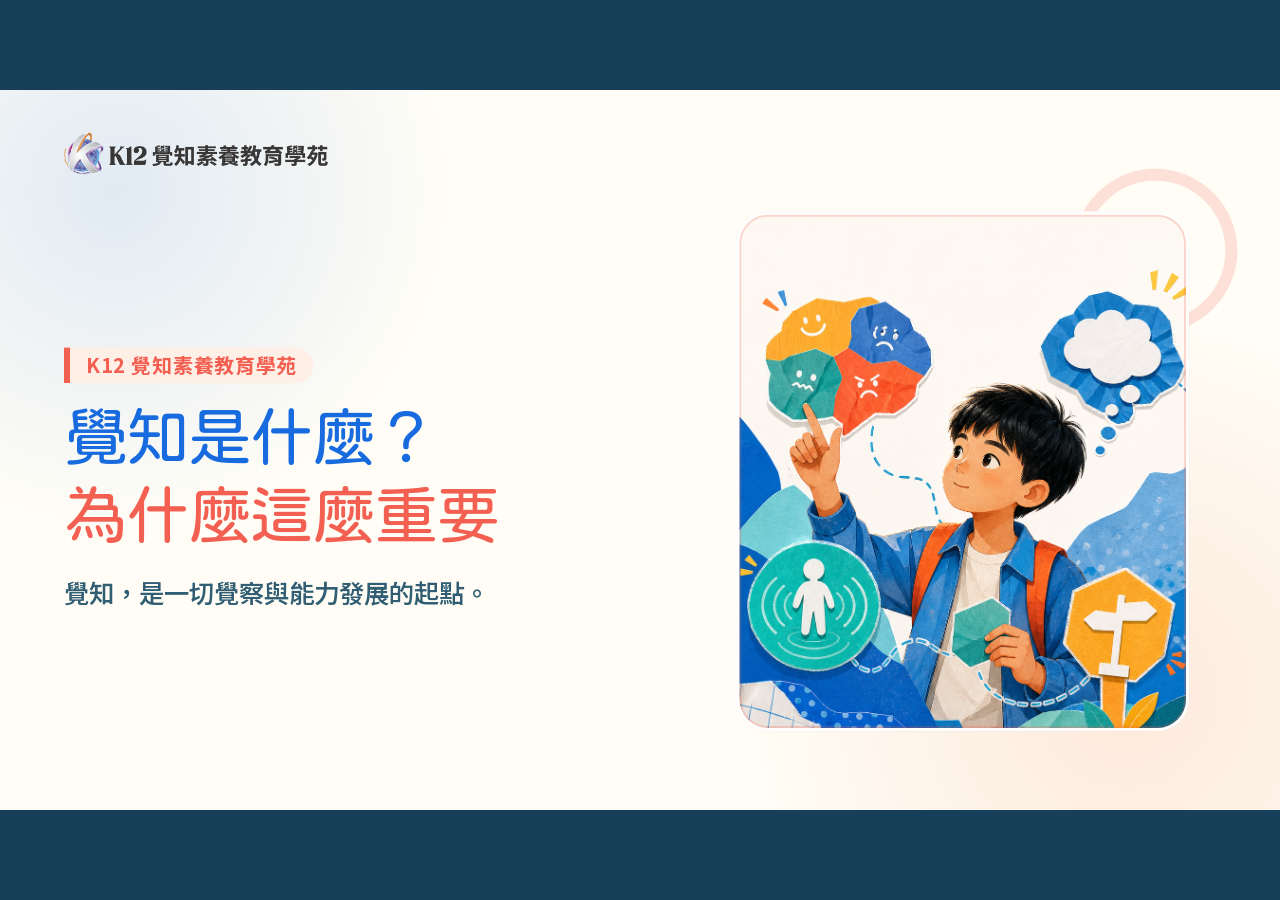
<file: video-src/awareness-reel-16x9/index.html>
<!doctype html>
<html lang="zh-Hant">
<head>
  <meta charset="utf-8">
  <meta name="viewport" content="width=device-width, initial-scale=1">
  <title>K12 覺知 Reel｜1920 × 1080</title>
  <style>
    @font-face {
      font-family: "Open Huninn";
      src: url("./assets/jf-openhuninn.woff2") format("woff2");
      font-weight: 400;
      font-display: swap;
    }

    @font-face {
      font-family: "Noto Sans TC Local";
      src: url("./assets/NotoSansTC-VF.ttf") format("truetype");
      font-weight: 100 900;
      font-display: swap;
    }

    :root {
      --canvas-width: 1920px;
      --canvas-height: 1080px;
      --safe-x: 96px;
      --safe-y: 54px;
      --text-body: 36px;
      --text-support: 28px;
      --qr-size: 380px;
      --paper: #fffdf6;
      --paper-blue: #eef6ff;
      --ink: #315e73;
      --blue: #176bdf;
      --orange: #f05a16;
      --coral: #f35f50;
      --teal: #00a59b;
      --gold: #f0a500;
      --violet: #7467e8;
      --warm-orange: #ff7a18;
    }

    * {
      box-sizing: border-box;
    }

    html,
    body {
      width: 100%;
      min-width: 320px;
      min-height: 100%;
      margin: 0;
      overflow: hidden;
      background: #173f59;
    }

    body {
      font-family: "Noto Sans TC Local", "Microsoft JhengHei", sans-serif;
    }

    button,
    img {
      font: inherit;
    }

    .viewport {
      position: relative;
      width: 100vw;
      height: 100vh;
      overflow: hidden;
    }

    .stage {
      position: absolute;
      inset: 0 auto auto 0;
      width: var(--canvas-width);
      height: var(--canvas-height);
      overflow: hidden;
      transform-origin: left top;
      color: var(--ink);
      background: var(--paper);
      isolation: isolate;
    }

    .stage::before {
      content: "";
      position: absolute;
      z-index: -3;
      inset: 0;
      background:
        radial-gradient(circle at 9% 14%, rgba(23, 107, 223, 0.13), rgba(23, 107, 223, 0) 26%),
        radial-gradient(circle at 88% 84%, rgba(240, 90, 22, 0.12), rgba(240, 90, 22, 0) 30%),
        var(--paper);
    }

    .stage::after {
      content: "";
      position: absolute;
      z-index: 50;
      inset: 0;
      pointer-events: none;
      opacity: 0;
      background: var(--wipe-color, var(--paper));
    }

    .stage.is-transitioning::after {
      animation: stage-wipe var(--wipe-duration, 560ms) cubic-bezier(.76, 0, .24, 1) both;
    }

    .stage[data-transition="paper-push"].is-transitioning::after {
      background: linear-gradient(90deg, #fffdf6 0 62%, #eaf5ff 62%);
      animation-name: paper-push;
    }

    .stage[data-transition="natural-fade"].is-transitioning::after {
      background: rgba(255, 253, 246, .88);
      animation-name: natural-fade;
    }

    .stage[data-transition="focus-scatter"].is-transitioning::after {
      background:
        radial-gradient(circle, #176bdf 0 9%, rgba(23, 107, 223, 0) 10%) 0 0 / 104px 104px,
        #fffdf6;
      animation-name: scatter-away;
    }

    .stage[data-transition="delay-lag"].is-transitioning::after {
      background: linear-gradient(90deg, #f0a500 0 32%, #fffdf6 32% 38%, #f0a500 38% 70%, #fffdf6 70%);
      animation: lag-steps var(--wipe-duration) steps(3, end) both;
    }

    .stage[data-transition="anger-spike"].is-transitioning::after {
      background: conic-gradient(from 20deg at 50% 50%, #f25a43 0 8deg, #fffdf6 8deg 22deg, #f25a43 22deg 34deg, #fffdf6 34deg 45deg);
      animation-name: spike-flash;
    }

    .stage[data-transition="retreat-shrink"].is-transitioning::after {
      background: #7467e8;
      animation: shrink-back var(--wipe-duration) cubic-bezier(.7, 0, .3, 1) both;
    }

    .stage[data-transition="conflict-collision"].is-transitioning::after {
      background: linear-gradient(90deg, #ff7a18 0 49%, #fffdf6 49% 51%, #176bdf 51%);
      animation-name: collision-in;
    }

    .stage[data-transition="absorb-center"].is-transitioning::after {
      background: radial-gradient(circle at center, #00a59b 0 28%, #fffdf6 29% 35%, #00a59b 36%);
      animation-name: absorb-center;
    }

    .stage[data-transition="chapter-bridge"].is-transitioning::after {
      background: linear-gradient(180deg, #fffdf6, #fffaf0);
      animation: chapter-paper-rise var(--wipe-duration) cubic-bezier(.46, 0, .24, 1) both;
    }

    .stage[data-transition="link-flow"].is-transitioning::after {
      background:
        linear-gradient(90deg, rgba(23, 107, 223, 0) 0 15%, #176bdf 16% 19%, rgba(23, 107, 223, 0) 20% 45%, #00a59b 46% 49%, rgba(0, 165, 155, 0) 50%),
        #fffdf6;
      animation-name: link-flow;
    }

    .stage[data-transition="soft-bright"].is-transitioning::after {
      background: radial-gradient(circle at center, #fff 0 18%, rgba(255, 253, 246, .98) 48%, rgba(240, 245, 255, .88));
      animation-name: soft-bright;
    }

    .scene {
      --accent: var(--blue);
      position: relative;
      display: flex;
      width: 100%;
      height: 100%;
      padding: 166px var(--safe-x) 76px;
      overflow: hidden;
    }

    .scene::before {
      content: "";
      position: absolute;
      z-index: -1;
      pointer-events: none;
    }

    .scene::before {
      top: 118px;
      right: 64px;
      width: 210px;
      height: 210px;
      border: 18px solid color-mix(in srgb, var(--accent) 18%, rgba(255, 253, 246, 0));
      border-radius: 50%;
      animation: ambient-breathe 3.6s ease-in-out infinite alternate;
    }

    .scene-header {
      position: absolute;
      z-index: 20;
      top: var(--safe-y);
      left: var(--safe-x);
      right: var(--safe-x);
      display: flex;
      align-items: center;
      min-height: 72px;
    }

    .brand {
      display: block;
      width: 396px;
      height: 82px;
      object-fit: contain;
      object-position: left center;
      animation: brand-enter 620ms cubic-bezier(.16, .82, .24, 1) both;
    }

    .layout--cover,
    .layout--pain,
    .layout--systems,
    .layout--cta {
      display: grid;
      align-items: center;
      gap: 76px;
      width: 100%;
    }

    .layout--cover {
      grid-template-columns: minmax(0, 1.08fr) minmax(620px, .92fr);
    }

    .layout--pain {
      grid-template-columns: minmax(0, .95fr) minmax(720px, 1.05fr);
    }

    .layout--systems {
      grid-template-columns: minmax(0, 1.08fr) minmax(610px, .92fr);
      gap: 62px;
    }

    .layout--cta {
      grid-template-columns: minmax(0, 1fr) minmax(640px, 1fr);
    }

    .layout--steps {
      display: grid;
      grid-template-columns: minmax(0, .98fr) minmax(700px, 1.02fr);
      grid-template-rows: 1fr auto;
      column-gap: 68px;
      row-gap: 28px;
      width: 100%;
    }

    .copy {
      position: relative;
      z-index: 4;
      min-width: 0;
      align-self: center;
    }

    .eyebrow {
      display: inline-flex;
      align-items: center;
      min-height: 54px;
      margin: 0 0 24px;
      padding: 0 24px;
      border-left: 9px solid var(--accent);
      border-radius: 7px 999px 999px 7px;
      color: var(--accent);
      background: color-mix(in srgb, var(--accent) 9%, var(--paper));
      font-size: 30px;
      font-weight: 720;
      line-height: 1.25;
      letter-spacing: .035em;
      animation: eyebrow-enter 460ms 80ms cubic-bezier(.16, .82, .24, 1) both;
    }

    .scene-title {
      margin: 0;
      color: var(--blue);
      font-family: "Open Huninn", "Noto Sans TC Local", sans-serif;
      font-size: 84px;
      font-weight: 400;
      line-height: 1.16;
      letter-spacing: -.03em;
    }

    .scene-title span {
      display: block;
      animation: title-enter 680ms cubic-bezier(.16, .82, .24, 1) both;
    }

    .scene-title span:nth-child(2) {
      margin-top: 6px;
      color: var(--accent);
      animation-delay: 90ms;
    }

    .body-copy {
      display: grid;
      gap: 14px;
      max-width: 900px;
      margin: 32px 0 0;
      color: var(--ink);
      font-size: var(--text-body);
      font-weight: 560;
      line-height: 1.55;
      letter-spacing: -.012em;
    }

    .body-copy p {
      margin: 0;
      animation: body-enter 520ms 180ms ease-out both;
    }

    .body-copy p + p {
      animation-delay: 260ms;
    }

    .art-panel {
      position: relative;
      z-index: 3;
      align-self: stretch;
      min-height: 720px;
      max-height: 780px;
      overflow: hidden;
      border: 5px solid rgba(255, 255, 255, 0.9);
      border-radius: 48px;
      background: #fffaf0;
      box-shadow: 0 24px 62px rgba(23, 63, 89, 0.16);
      animation: art-enter 820ms 120ms cubic-bezier(.2, .72, .24, 1) both;
    }

    .art-panel::after {
      content: "";
      position: absolute;
      inset: 0;
      border: 3px solid color-mix(in srgb, var(--accent) 24%, rgba(255, 253, 246, 0));
      border-radius: 43px;
      pointer-events: none;
    }

    .art-panel img {
      display: block;
      width: 100%;
      height: 100%;
      object-fit: cover;
    }

    .layout--cover .scene-title {
      font-size: 96px;
    }

    .layout--cover .body-copy {
      font-size: 38px;
    }

    .scene--bridge-reminder .scene-title,
    .scene--bridge-awareness .scene-title {
      font-family: "Noto Sans TC Local", sans-serif;
      font-size: 72px;
      font-weight: 730;
      line-height: 1.28;
      letter-spacing: -.025em;
    }

    .scene--bridge-awareness .scene-title {
      font-size: 64px;
    }

    .scene--bridge-systems .scene-title {
      font-size: 102px;
    }

    .scene--bridge-systems .body-copy {
      font-size: 42px;
      line-height: 1.5;
    }

    .layout--pain .copy {
      padding-left: 32px;
    }

    .layout--pain .scene-title {
      position: relative;
      width: max-content;
      color: var(--accent);
      font-family: "Noto Sans TC Local", sans-serif;
      font-size: 176px;
      font-weight: 900;
      line-height: 1;
      letter-spacing: .01em;
      text-shadow: 14px 16px 0 color-mix(in srgb, var(--accent) 14%, rgba(255, 253, 246, 0));
    }

    .layout--pain .scene-title::after {
      content: "";
      display: block;
      width: 260px;
      height: 15px;
      margin-top: 28px;
      border-radius: 999px;
      background: var(--accent);
      transform-origin: left center;
      animation: rule-draw 620ms 220ms cubic-bezier(.16, .82, .24, 1) both;
    }

    .layout--pain .body-copy {
      max-width: 620px;
      margin-top: 36px;
      font-size: 38px;
    }

    .layout--pain .art-panel {
      min-height: 738px;
    }

    .steps-copy {
      align-self: center;
    }

    .layout--steps .scene-title {
      color: var(--accent);
      font-size: 82px;
    }

    .layout--steps .body-copy p:first-child {
      color: var(--accent);
      font-size: 44px;
      font-weight: 720;
    }

    .layout--steps .art-panel {
      grid-column: 2;
      grid-row: 1;
      min-height: 620px;
      max-height: 660px;
    }

    .step-rail {
      grid-column: 1 / -1;
      grid-row: 2;
      display: grid;
      grid-template-columns: repeat(3, minmax(0, 1fr));
      gap: 24px;
      width: 100%;
    }

    .step-card {
      display: grid;
      grid-template-columns: 72px minmax(0, 1fr);
      align-items: center;
      min-height: 116px;
      padding: 18px 25px;
      border: 3px solid rgba(49, 94, 115, 0.12);
      border-radius: 28px;
      color: #557c8f;
      background: rgba(255, 255, 255, 0.72);
      box-shadow: 0 12px 30px rgba(23, 63, 89, 0.07);
      font-size: 30px;
      font-weight: 650;
      line-height: 1.25;
      animation: step-enter 520ms ease-out both;
    }

    .step-card:nth-child(2) {
      animation-delay: 90ms;
    }

    .step-card:nth-child(3) {
      animation-delay: 180ms;
    }

    .step-card.is-current {
      border-color: color-mix(in srgb, var(--accent) 60%, var(--paper));
      color: var(--accent);
      background: color-mix(in srgb, var(--accent) 10%, #fff);
      box-shadow: 0 18px 36px color-mix(in srgb, var(--accent) 14%, rgba(255, 253, 246, 0));
      transform: translateY(-8px);
    }

    .step-number {
      font-family: "Open Huninn", sans-serif;
      font-size: 48px;
      font-weight: 400;
      line-height: 1;
      font-variant-numeric: tabular-nums;
    }

    .layout--systems .scene-title {
      font-size: 76px;
      line-height: 1.16;
    }

    .layout--systems .body-copy {
      gap: 12px;
      margin-top: 24px;
      font-size: 34px;
      line-height: 1.45;
    }

    .layout--systems .body-copy p:first-child {
      color: var(--accent);
      font-size: 40px;
      font-weight: 720;
    }

    .layout--systems .art-panel {
      min-height: 690px;
      max-height: 730px;
    }

    .tag-list {
      display: flex;
      flex-wrap: wrap;
      gap: 14px;
      margin-top: 28px;
    }

    .tag-list span {
      display: inline-flex;
      align-items: center;
      min-height: 56px;
      padding: 0 22px;
      border: 3px solid color-mix(in srgb, var(--accent) 25%, var(--paper));
      border-radius: 999px;
      color: var(--accent);
      background: rgba(255, 255, 255, 0.84);
      font-size: 29px;
      font-weight: 680;
      line-height: 1.2;
      animation: tag-enter 480ms ease-out both;
    }

    .tag-list span:nth-child(2) {
      animation-delay: 80ms;
    }

    .tag-list span:nth-child(3) {
      animation-delay: 160ms;
    }

    .scene--systems-overview .art-panel {
      min-height: 600px;
      max-height: 650px;
    }

    .scene--systems-overview .layout--systems {
      grid-template-columns: minmax(0, 1.22fr) minmax(560px, .78fr);
    }

    .scene--systems-overview .art-panel img {
      object-fit: contain;
      padding: 40px;
    }

    .scene--systems-daily {
      padding-top: 150px;
    }

    .scene--systems-daily .layout--systems {
      grid-template-columns: minmax(0, 1.25fr) minmax(520px, .75fr);
      gap: 48px;
    }

    .scene--systems-daily .eyebrow {
      margin-bottom: 16px;
      font-size: 28px;
    }

    .scene--systems-daily .scene-title {
      font-size: 64px;
    }

    .scene--systems-daily .art-panel {
      min-height: 650px;
      max-height: 700px;
    }

    .ability-groups {
      display: grid;
      gap: 12px;
      margin-top: 22px;
    }

    .ability-group {
      display: grid;
      grid-template-columns: 76px 180px minmax(0, 1fr);
      align-items: center;
      min-height: 82px;
      padding: 12px 18px;
      border: 3px solid color-mix(in srgb, var(--accent) 20%, var(--paper));
      border-radius: 22px;
      background: rgba(255, 255, 255, 0.84);
      box-shadow: 0 10px 24px rgba(23, 63, 89, 0.06);
      animation: group-enter 520ms ease-out both;
    }

    .ability-group:nth-child(2) {
      animation-delay: 100ms;
    }

    .ability-group:nth-child(3) {
      animation-delay: 200ms;
    }

    .ability-number {
      color: var(--accent);
      font-family: "Open Huninn", sans-serif;
      font-size: 38px;
      line-height: 1;
      font-variant-numeric: tabular-nums;
    }

    .ability-group h3 {
      margin: 0;
      color: var(--ink);
      font-size: 30px;
      font-weight: 760;
      line-height: 1.25;
    }

    .ability-group p {
      margin: 0;
      color: #2d789d;
      font-size: 28px;
      font-weight: 580;
      line-height: 1.3;
    }

    .layout--course {
      display: flex;
      flex-direction: column;
      justify-content: center;
      width: 100%;
    }

    .layout--course .eyebrow {
      align-self: flex-start;
      margin-bottom: 18px;
    }

    .layout--course .scene-title {
      font-size: 76px;
    }

    .course-grid {
      display: grid;
      grid-template-columns: repeat(2, minmax(0, 1fr));
      gap: 34px;
      width: 100%;
      margin-top: 38px;
    }

    .course-card {
      position: relative;
      display: flex;
      flex-direction: column;
      justify-content: center;
      min-height: 360px;
      padding: 46px 52px;
      overflow: hidden;
      border: 4px solid rgba(23, 107, 223, 0.24);
      border-radius: 38px;
      background: rgba(255, 255, 255, 0.94);
      box-shadow: 0 20px 48px rgba(23, 63, 89, 0.11);
      animation: course-enter 620ms cubic-bezier(.16, .82, .24, 1) both;
    }

    .course-card:nth-child(2) {
      border-color: rgba(240, 90, 22, 0.25);
      animation-delay: 130ms;
    }

    .course-card::before {
      content: "";
      position: absolute;
      inset: 0 auto 0 0;
      width: 17px;
      background: var(--blue);
    }

    .course-card:nth-child(2)::before {
      background: var(--orange);
    }

    .course-card h2 {
      margin: 0;
      color: var(--blue);
      font-size: 54px;
      font-weight: 800;
      line-height: 1.2;
    }

    .course-card:nth-child(2) h2 {
      color: var(--orange);
    }

    .course-time {
      margin: 28px 0 0;
      color: var(--ink);
      font-size: 38px;
      font-weight: 700;
      line-height: 1.42;
      letter-spacing: -.02em;
    }

    .course-capacity {
      margin: 22px 0 0;
      color: #327da8;
      font-size: 34px;
      font-weight: 600;
      line-height: 1.42;
    }

    .scene--cta-close .scene-title {
      font-size: 84px;
    }

    .scene--cta-close .body-copy {
      font-size: 38px;
    }

    .scene--cta-action {
      background:
        linear-gradient(90deg, rgba(255, 253, 246, .98) 0 56%, rgba(238, 246, 255, .96) 100%);
    }

    .scene--cta-action .layout--cta {
      grid-template-columns: minmax(0, 1fr) minmax(540px, .82fr);
      gap: 96px;
    }

    .scene--cta-action .scene-title {
      font-size: 98px;
    }

    .scene--cta-action .body-copy {
      font-size: 36px;
    }

    .scene--cta-action .body-copy p:last-child {
      color: var(--orange);
      font-size: 44px;
      font-weight: 760;
    }

    .cta-qr-panel {
      position: relative;
      z-index: 3;
      display: flex;
      flex-direction: column;
      align-items: center;
      justify-content: center;
      min-height: 700px;
      padding: 42px;
      border: 4px solid rgba(23, 107, 223, .16);
      border-radius: 48px;
      background: rgba(255, 255, 255, .72);
      box-shadow: 0 24px 58px rgba(23, 63, 89, .12);
      animation: qr-panel-enter 720ms 120ms cubic-bezier(.16, .82, .24, 1) both;
    }

    .qr-quiet-zone {
      display: grid;
      place-items: center;
      width: calc(var(--qr-size) + 56px);
      height: calc(var(--qr-size) + 56px);
      padding: 28px;
      border-radius: 28px;
      background: #fff;
      box-shadow: 0 16px 38px rgba(23, 63, 89, .14);
    }

    .qr-code {
      display: block;
      width: var(--qr-size);
      height: var(--qr-size);
      object-fit: contain;
      image-rendering: pixelated;
    }

    .qr-label {
      margin: 28px 0 0;
      color: var(--blue);
      font-size: 32px;
      font-weight: 720;
      line-height: 1.4;
      text-align: center;
    }

    .qr-label span {
      display: block;
    }

    .cta-ghost-art {
      position: absolute;
      z-index: -2;
      inset: 0 0 0 auto;
      width: 52%;
      height: 100%;
      object-fit: cover;
      object-position: center 72%;
      opacity: .075;
      filter: saturate(1.05);
    }

    .accent--blue { --accent: var(--blue); }
    .accent--orange { --accent: var(--orange); }
    .accent--coral { --accent: var(--coral); }
    .accent--teal { --accent: var(--teal); }
    .accent--gold { --accent: var(--gold); }
    .accent--violet { --accent: var(--violet); }

    body.is-static .scene *,
    body.is-static .scene::before {
      animation: none !important;
    }

    body.is-record-armed .scene *,
    body.is-record-armed .scene::before {
      animation-play-state: paused !important;
    }

    @keyframes stage-wipe {
      0% { opacity: 0; transform: translateX(-100%); }
      45%, 55% { opacity: .96; transform: translateX(0); }
      100% { opacity: 0; transform: translateX(100%); }
    }

    @keyframes paper-push {
      0% { opacity: 1; transform: translateX(-105%); }
      48%, 55% { opacity: 1; transform: translateX(0); }
      100% { opacity: 1; transform: translateX(105%); }
    }

    @keyframes natural-fade {
      0%, 100% { opacity: 0; transform: none; }
      45%, 55% { opacity: .88; transform: none; }
    }

    @keyframes scatter-away {
      0% { opacity: 0; transform: scale(.58); }
      48%, 55% { opacity: 1; transform: scale(1); }
      100% { opacity: 0; transform: scale(1.34); }
    }

    @keyframes lag-steps {
      0% { opacity: 1; transform: translateX(-105%); }
      55% { opacity: 1; transform: translateX(0); }
      100% { opacity: 1; transform: translateX(105%); }
    }

    @keyframes spike-flash {
      0% { opacity: 0; clip-path: circle(0); }
      48%, 55% { opacity: 1; clip-path: circle(74%); }
      100% { opacity: 0; clip-path: circle(100%); }
    }

    @keyframes shrink-back {
      0% { opacity: 0; transform: scale(1.3); }
      48% { opacity: 1; transform: scale(.92); }
      55% { opacity: 1; transform: scale(.95); }
      100% { opacity: 0; transform: scale(.45); }
    }

    @keyframes collision-in {
      0% { opacity: 0; clip-path: inset(0 50%); }
      45%, 55% { opacity: 1; clip-path: inset(0); }
      100% { opacity: 0; clip-path: inset(0 50%); }
    }

    @keyframes absorb-center {
      0% { opacity: 0; transform: scale(1.6); }
      55% { opacity: 1; transform: scale(.7); }
      100% { opacity: 0; transform: scale(.15); }
    }

    @keyframes chapter-paper-rise {
      0%, 30% { opacity: 1; transform: translateY(105%); }
      60%, 68% { opacity: 1; transform: translateY(0); }
      100% { opacity: 1; transform: translateY(-105%); }
    }

    @keyframes link-flow {
      0% { opacity: 0; transform: translateX(-55%); }
      50% { opacity: 1; }
      100% { opacity: 0; transform: translateX(55%); }
    }

    @keyframes soft-bright {
      0% { opacity: 0; transform: scale(.88); }
      52% { opacity: 1; }
      100% { opacity: 0; transform: scale(1.05); }
    }

    @keyframes brand-enter {
      from { opacity: 0; transform: translateX(-28px); }
      to { opacity: 1; transform: translateX(0); }
    }

    @keyframes eyebrow-enter {
      from { opacity: 0; transform: translateX(-30px) scaleX(.88); }
      to { opacity: 1; transform: translateX(0) scaleX(1); }
    }

    @keyframes title-enter {
      from { opacity: 0; transform: translateY(42px); filter: blur(8px); }
      to { opacity: 1; transform: translateY(0); filter: blur(0); }
    }

    @keyframes body-enter {
      from { opacity: 0; transform: translateX(-26px); }
      to { opacity: 1; transform: translateX(0); }
    }

    @keyframes art-enter {
      from { opacity: 0; transform: translateX(48px) scale(.975); clip-path: inset(0 0 0 20% round 48px); }
      to { opacity: 1; transform: translateX(0) scale(1); clip-path: inset(0 round 48px); }
    }

    @keyframes rule-draw {
      from { transform: scaleX(0); }
      to { transform: scaleX(1); }
    }

    @keyframes step-enter {
      from { opacity: 0; transform: translateY(28px); }
      to { opacity: 1; transform: translateY(0); }
    }

    @keyframes tag-enter {
      from { opacity: 0; transform: scale(.86) translateY(14px); }
      to { opacity: 1; transform: scale(1) translateY(0); }
    }

    @keyframes group-enter {
      from { opacity: 0; transform: translateX(-30px); }
      to { opacity: 1; transform: translateX(0); }
    }

    @keyframes course-enter {
      from { opacity: 0; transform: translateY(36px) scale(.985); }
      to { opacity: 1; transform: translateY(0) scale(1); }
    }

    @keyframes qr-panel-enter {
      from { opacity: 0; transform: scale(.92) rotate(1deg); }
      to { opacity: 1; transform: scale(1) rotate(0); }
    }

    @keyframes ambient-breathe {
      from { transform: scale(.92); opacity: .5; }
      to { transform: scale(1.07); opacity: 1; }
    }

    @media (prefers-reduced-motion: reduce) {
      .scene *,
      .scene::before,
      .stage.is-transitioning::after {
        animation: none !important;
      }
    }
  </style>
</head>
<body>
  <main class="viewport" aria-label="K12 覺知 Reel 16 比 9 預覽">
    <div class="stage" id="stage" aria-live="polite"></div>
  </main>

  <script src="./scenes.js"></script>
  <script>
    (() => {
      "use strict";

      const scenes = window.TV_REEL_SCENES;
      const stage = document.getElementById("stage");
      const params = new URLSearchParams(window.location.search);
      const requestedScene = Number.parseInt(params.get("scene") ?? "0", 10);
      const staticMode = params.get("static") === "1";
      const recordMode = params.get("record") === "1";
      let recordingStarted = !recordMode;
      let currentIndex = Number.isFinite(requestedScene)
        ? Math.min(Math.max(requestedScene, 0), scenes.length - 1)
        : 0;
      let advanceTimer = 0;
      let transitionTimer = 0;
      let cleanupTimer = 0;
      const transitionNames = [
        "natural-fade", "paper-push", "focus-scatter", "delay-lag",
        "anger-spike", "retreat-shrink", "conflict-collision", "absorb-center",
        "chapter-bridge", "natural-fade", "natural-fade", "natural-fade",
        "natural-fade", "link-flow", "natural-fade", "natural-fade",
        "natural-fade", "natural-fade", "link-flow", "soft-bright", "natural-fade",
      ];
      const transitionColors = [
        "#f35f50", "#fffdf6", "#176bdf", "#f0a500", "#f25a43", "#7467e8",
        "#ff7a18", "#00a59b", "#fffdf6", "#00a59b", "#00a59b", "#176bdf",
        "#176bdf", "#176bdf", "#176bdf", "#176bdf", "#176bdf", "#176bdf",
        "#00a59b", "#f05a16", "#fffdf6",
      ];
      const transitionDurations = [
        363, 825, 1300, 1300, 1300, 1300, 1300, 1300, 1800, 396, 396,
        396, 396, 759, 396, 396, 396, 396, 759, 957, 396,
      ];

      const escapeHtml = (value) => String(value)
        .replaceAll("&", "&amp;")
        .replaceAll("<", "&lt;")
        .replaceAll(">", "&gt;")
        .replaceAll('"', "&quot;");

      const titleHtml = (scene) => scene.title
        .map((line) => `<span>${escapeHtml(line)}</span>`)
        .join("");

      const bodyHtml = (scene) => scene.body.length
        ? `<div class="body-copy">${scene.body.map((line) => `<p>${escapeHtml(line)}</p>`).join("")}</div>`
        : "";

      const eyebrowHtml = (scene) => scene.eyebrow
        ? `<p class="eyebrow">${escapeHtml(scene.eyebrow)}</p>`
        : "";

      const headerHtml = () => `
        <header class="scene-header">
          <img class="brand" src="./assets/k12-awareness-horizontal.png" alt="K12 覺知素養教育學苑">
        </header>`;

      const copyHtml = (scene, className = "copy") => `
        <div class="${className}">
          ${eyebrowHtml(scene)}
          <h1 class="scene-title">${titleHtml(scene)}</h1>
          ${bodyHtml(scene)}
        </div>`;

      const artHtml = (scene) => `
        <figure class="art-panel">
          <img src="${escapeHtml(scene.image)}" alt="" style="object-position:${escapeHtml(scene.focus || "center")}">
        </figure>`;

      function renderCover(scene) {
        return `<div class="layout--cover">${copyHtml(scene)}${artHtml(scene)}</div>`;
      }

      function renderPain(scene) {
        return `<div class="layout--pain">${copyHtml(scene)}${artHtml(scene)}</div>`;
      }

      function renderSteps(scene) {
        const labels = ["覺察當下", "接納一切", "有意識的回應"];
        const rail = labels.map((label, index) => `
          <div class="step-card${index + 1 === scene.step ? " is-current" : ""}">
            <span class="step-number">0${index + 1}</span>
            <span>${escapeHtml(label)}</span>
          </div>`).join("");
        return `
          <div class="layout--steps">
            ${copyHtml(scene, "copy steps-copy")}
            ${artHtml(scene)}
            <div class="step-rail" aria-label="覺知三個步驟">${rail}</div>
          </div>`;
      }

      function renderSystems(scene) {
        const tags = scene.tags?.length
          ? `<div class="tag-list">${scene.tags.map((tag) => `<span>${escapeHtml(tag)}</span>`).join("")}</div>`
          : "";
        const groups = scene.groups?.length
          ? `<div class="ability-groups">${scene.groups.map((group) => `
              <section class="ability-group">
                <span class="ability-number">${escapeHtml(group.number)}</span>
                <h3>${escapeHtml(group.title)}</h3>
                <p>${group.items.map(escapeHtml).join("・")}</p>
              </section>`).join("")}</div>`
          : "";
        return `
          <div class="layout--systems">
            <div class="copy">
              ${eyebrowHtml(scene)}
              <h1 class="scene-title">${titleHtml(scene)}</h1>
              ${bodyHtml(scene)}
              ${tags}
              ${groups}
            </div>
            ${artHtml(scene)}
          </div>`;
      }

      function renderCourse(scene) {
        const cards = scene.cards.map((card) => `
          <section class="course-card">
            <h2>${escapeHtml(card.title)}</h2>
            <p class="course-time">${escapeHtml(card.time)}</p>
            <p class="course-capacity">${escapeHtml(card.capacity)}</p>
          </section>`).join("");
        return `
          <div class="layout--course">
            <p class="eyebrow">${escapeHtml(scene.eyebrow)}</p>
            <h1 class="scene-title">${titleHtml(scene)}</h1>
            <div class="course-grid">${cards}</div>
          </div>`;
      }

      function renderCta(scene) {
        if (scene.id === "course-info") return renderCourse(scene);
        if (scene.id === "cta-action") {
          return `
            <img class="cta-ghost-art" src="${escapeHtml(scene.image)}" alt="">
            <div class="layout--cta">
              ${copyHtml(scene)}
              <section class="cta-qr-panel" aria-label="加入 K12 官方 LINE">
                <div class="qr-quiet-zone">
                  <img class="qr-code" src="${escapeHtml(scene.qr)}" alt="加入 K12 官方 LINE 的 QR Code">
                </div>
                <p class="qr-label"><span>掃描 QR Code</span><span>加入 K12 官方 LINE</span></p>
              </section>
            </div>`;
        }
        return `<div class="layout--cta">${copyHtml(scene)}${artHtml(scene)}</div>`;
      }

      const renderers = {
        cover: renderCover,
        pain: renderPain,
        steps: renderSteps,
        systems: renderSystems,
        cta: renderCta,
      };

      function renderScene(index) {
        const scene = scenes[index];
        stage.innerHTML = `
          <section class="scene scene--${escapeHtml(scene.id)} accent--${escapeHtml(scene.accent)}" data-scene="${escapeHtml(scene.id)}">
            ${headerHtml()}
            ${renderers[scene.family](scene)}
          </section>`;
        document.title = `${String(index + 1).padStart(2, "0")}｜${scene.title.join(" ")}｜K12 覺知 Reel`;
      }

      function transitionFor(nextIndex) {
        return {
          name: transitionNames[nextIndex],
          color: transitionColors[nextIndex],
          duration: transitionDurations[nextIndex],
        };
      }

      function scheduleAdvance() {
        window.clearTimeout(advanceTimer);
        window.clearTimeout(transitionTimer);
        if (staticMode || !recordingStarted) return;
        const scene = scenes[currentIndex];
        const durationMs = scene.duration * 1000;
        const nextIndex = (currentIndex + 1) % scenes.length;
        const transition = transitionFor(nextIndex);
        const transitionHalfMs = transition.duration / 2;
        transitionTimer = window.setTimeout(() => {
          stage.dataset.transition = transition.name;
          stage.style.setProperty("--wipe-color", transition.color);
          stage.style.setProperty("--wipe-duration", `${transition.duration}ms`);
          stage.classList.remove("is-transitioning");
          void stage.offsetWidth;
          stage.classList.add("is-transitioning");
        }, Math.max(0, durationMs - transitionHalfMs));
        advanceTimer = window.setTimeout(() => {
          currentIndex = nextIndex;
          renderScene(currentIndex);
          window.clearTimeout(cleanupTimer);
          cleanupTimer = window.setTimeout(() => {
            stage.classList.remove("is-transitioning");
          }, transitionHalfMs);
          scheduleAdvance();
        }, durationMs);
      }

      function fitStage() {
        const scale = Math.min(window.innerWidth / 1920, window.innerHeight / 1080);
        const left = (window.innerWidth - 1920 * scale) / 2;
        const top = (window.innerHeight - 1080 * scale) / 2;
        stage.style.transform = `translate(${left}px, ${top}px) scale(${scale})`;
      }

      document.body.classList.toggle("is-static", staticMode);
      document.body.classList.toggle("is-record-armed", recordMode);
      renderScene(currentIndex);
      fitStage();
      scheduleAdvance();
      window.addEventListener("resize", fitStage);

      window.TV_REEL_PLAYER = {
        get currentScene() { return currentIndex; },
        get totalDuration() {
          return Number(scenes.reduce((total, scene) => total + scene.duration, 0).toFixed(1));
        },
        startCapture() {
          if (recordingStarted) return;
          recordingStarted = true;
          currentIndex = 0;
          document.body.classList.remove("is-record-armed");
          renderScene(currentIndex);
          scheduleAdvance();
        },
        show(index) {
          window.clearTimeout(advanceTimer);
          window.clearTimeout(transitionTimer);
          window.clearTimeout(cleanupTimer);
          stage.classList.remove("is-transitioning");
          currentIndex = Math.min(Math.max(Number(index) || 0, 0), scenes.length - 1);
          renderScene(currentIndex);
          scheduleAdvance();
        },
      };
    })();
  </script>
</body>
</html>
</file>
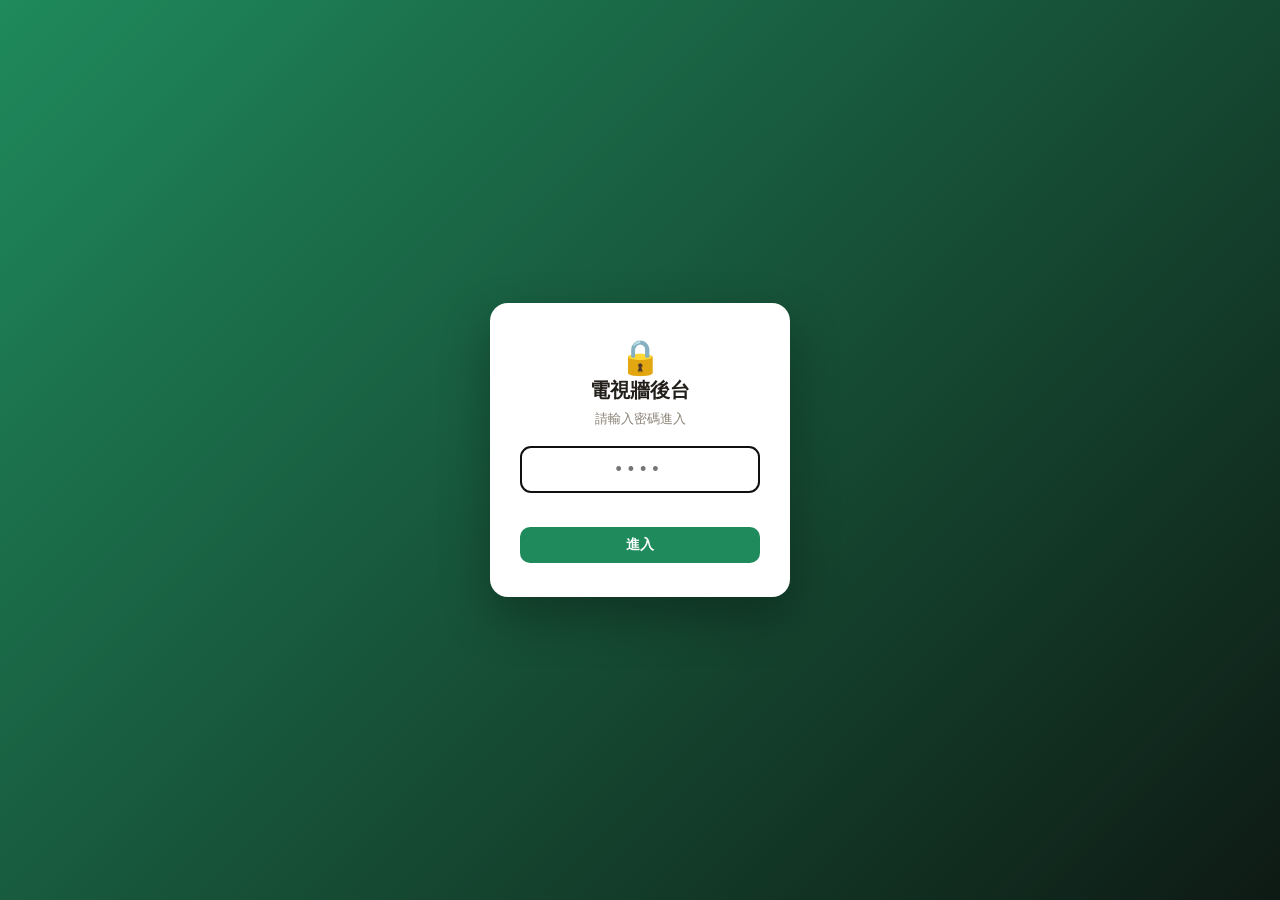
<file: admin.html>
<!DOCTYPE html>
<html lang="zh-Hant">
<head>
<meta charset="UTF-8">
<meta name="viewport" content="width=device-width, initial-scale=1.0">
<title>電視牆後台</title>
<link rel="preconnect" href="https://fonts.googleapis.com">
<link href="https://fonts.googleapis.com/css2?family=Noto+Sans+TC:wght@400;500;700;900&family=Noto+Serif+TC:wght@700;900&display=swap" rel="stylesheet">
<style>
  :root{
    --green:#1f8a5c; --green-d:#176b47; --cream:#faf7f2; --ink:#23201c;
    --gold:#b8924a; --line:#e6e0d6; --panel:#fff; --muted:#8a8377;
    --ok:#1f8a5c; --warn:#c8861a; --danger:#c0392b; --shadow:0 2px 10px rgba(0,0,0,.06);
  }
  *{box-sizing:border-box;margin:0;padding:0}
  body{font-family:"Noto Sans TC","PingFang TC","Microsoft JhengHei",sans-serif;
    background:var(--cream);color:var(--ink);height:100vh;overflow:hidden}
  h1,h2,h3{font-family:"Noto Serif TC",serif}
  button{font-family:inherit}
  .btn{border:0;border-radius:10px;padding:9px 16px;font-size:14px;font-weight:700;cursor:pointer}
  .btn.primary{background:var(--green);color:#fff}
  .btn.ghost{background:#f1ede5;color:var(--ink)}
  .btn.danger{background:#fbe9e7;color:var(--danger)}
  .btn:hover{filter:brightness(1.04)}
  .btn:disabled{opacity:.5;cursor:not-allowed}

  /* ===== 密碼鎖 ===== */
  #lock{position:fixed;inset:0;background:linear-gradient(135deg,#1f8a5c,#0e1a14);
    display:grid;place-items:center;z-index:100}
  .lockbox{background:#fff;border-radius:18px;padding:34px 30px;width:300px;text-align:center;box-shadow:0 20px 50px rgba(0,0,0,.3)}
  .lockbox h2{font-size:20px;margin-bottom:6px}
  .lockbox p{font-size:13px;color:var(--muted);margin-bottom:18px}
  .lockbox input{width:100%;border:1px solid var(--line);border-radius:10px;padding:12px;font-size:18px;
    text-align:center;letter-spacing:6px;margin-bottom:12px;font-family:inherit}
  .lockerr{color:var(--danger);font-size:13px;height:16px;margin-bottom:6px}

  /* ===== 上列 ===== */
  .topbar{height:58px;background:var(--panel);border-bottom:1px solid var(--line);
    display:flex;align-items:center;gap:14px;padding:0 18px;box-shadow:var(--shadow);position:relative;z-index:5}
  .brand{display:flex;align-items:center;gap:9px;font-weight:800;font-size:17px}
  .brand .dot{width:30px;height:30px;border-radius:9px;background:var(--green);color:#fff;display:grid;place-items:center}
  .status{margin-left:auto;display:flex;align-items:center;gap:8px;padding:8px 14px;border-radius:999px;
    font-size:13.5px;font-weight:700;border:1px solid #cfe8da;background:#eef7f1;color:var(--green-d)}
  .status.saving{background:#fdf4e3;border-color:#f0dcb0;color:var(--warn)}
  .status.error{background:#fbe9e7;border-color:#f1c3bd;color:var(--danger)}
  .status .pulse{width:9px;height:9px;border-radius:50%;background:currentColor}

  /* ===== 版面 ===== */
  .wrap{display:grid;grid-template-columns:262px 1fr 380px;height:calc(100vh - 58px)}
  .side{background:#fbf9f5;border-right:1px solid var(--line);overflow-y:auto;padding:12px 10px}
  .grp{font-size:12px;font-weight:800;color:var(--muted);letter-spacing:.8px;margin:14px 8px 6px}
  .nav-item{display:flex;align-items:center;gap:9px;padding:9px 10px;border-radius:9px;cursor:pointer;font-size:14.5px;color:#3b372f}
  .nav-item:hover{background:#f0ece3}
  .nav-item.active{background:var(--green);color:#fff;font-weight:700}
  .nav-item .ico{width:20px;text-align:center}
  .addbtn{width:100%;border:1px dashed #c3bcae;background:#fff;border-radius:10px;padding:10px;margin-top:6px;
    cursor:pointer;color:var(--green-d);font-weight:700;font-size:14px}
  .addbtn:hover{border-color:var(--green);background:#f4faf6}
  .slide-row{display:flex;align-items:center;gap:7px;padding:7px 8px;border-radius:9px;cursor:pointer;font-size:13.5px}
  .slide-row:hover{background:#f0ece3}
  .slide-row.active{background:var(--green);color:#fff;font-weight:700}
  .slide-row .num{width:22px;height:22px;border-radius:6px;background:#ece7dd;display:grid;place-items:center;
    font-size:11px;font-weight:800;color:#6b6456;flex:none}
  .slide-row.active .num{background:rgba(255,255,255,.25);color:#fff}
  .slide-row .nm{flex:1;overflow:hidden;text-overflow:ellipsis;white-space:nowrap}
  .slide-row .ord{display:flex;flex-direction:column;line-height:.7}
  .slide-row .ord button{border:0;background:transparent;cursor:pointer;font-size:11px;color:inherit;opacity:.55;padding:1px}
  .slide-row .ord button:hover{opacity:1}
  .eye{font-size:14px;cursor:pointer;opacity:.4;flex:none}
  .eye.on{opacity:1}

  .editor{overflow-y:auto;padding:24px 30px}
  .ed-head{display:flex;align-items:center;gap:11px;margin-bottom:3px}
  .ed-head .badge{background:#ece7dd;color:#6b6456;font-size:12px;font-weight:800;padding:4px 10px;border-radius:7px}
  .ed-head h2{font-size:22px}
  .ed-sub{color:var(--muted);font-size:13px;margin:4px 0 20px}
  .card{background:var(--panel);border:1px solid var(--line);border-radius:14px;padding:18px 20px;margin-bottom:15px;box-shadow:var(--shadow)}
  .card h3{font-size:14.5px;margin-bottom:13px;display:flex;align-items:center;gap:8px}
  .card h3 .k{width:6px;height:17px;background:var(--green);border-radius:3px;display:inline-block}
  label.f{display:block;font-size:13px;font-weight:700;color:#5a554b;margin:0 0 6px}
  label.f small{font-weight:400;color:var(--muted)}
  .inp,textarea.inp{width:100%;border:1px solid var(--line);border-radius:10px;padding:10px 12px;font-size:14px;font-family:inherit;background:#fff}
  textarea.inp{resize:vertical;min-height:64px;line-height:1.6}
  .inp:focus,textarea.inp:focus{outline:0;border-color:var(--green);box-shadow:0 0 0 3px #e0f0e8}
  .fld{margin-bottom:14px}.fld:last-child{margin-bottom:0}
  .note{background:#f6f2ea;border-radius:10px;padding:11px 13px;font-size:13px;color:#6b6456;line-height:1.6}

  /* image dropzone */
  .drop{border:2px dashed #d6cfc1;border-radius:12px;padding:14px;background:#fbf9f5;display:flex;gap:14px;align-items:center}
  .drop .thumb{width:78px;height:78px;border-radius:10px;flex:none;background:#eef3f0;display:grid;place-items:center;
    color:var(--green-d);font-size:24px;overflow:hidden;border:1px solid var(--line)}
  .drop .thumb img{width:100%;height:100%;object-fit:cover}
  .drop .dz{flex:1}
  .drop .dz b{font-size:14px}
  .drop .dz .meta{font-size:12px;color:var(--muted);margin-top:3px}
  .drop .acts{display:flex;gap:7px;margin-top:9px}
  .file-btn{position:relative;overflow:hidden;display:inline-block}
  .file-btn input[type=file]{position:absolute;inset:0;opacity:0;cursor:pointer;width:100%}

  .inline-controls{display:flex;gap:12px;align-items:center;flex-wrap:wrap;background:#f6f2ea;border-radius:10px;padding:12px 14px}
  .seg{display:flex;align-items:center;gap:7px;font-size:13.5px;font-weight:700;color:#5a554b}
  .stepper{display:flex;align-items:center;border:1px solid var(--line);border-radius:9px;overflow:hidden;background:#fff}
  .stepper button{border:0;background:#fff;width:30px;height:32px;font-size:16px;cursor:pointer;color:var(--green)}
  .stepper input{width:44px;border:0;text-align:center;font-size:14px;font-weight:700;font-family:inherit}
  .switch{position:relative;width:44px;height:25px;background:#cfc8ba;border-radius:999px;cursor:pointer;transition:.2s;flex:none}
  .switch.on{background:var(--green)}
  .switch::after{content:"";position:absolute;top:2.5px;left:2.5px;width:20px;height:20px;background:#fff;border-radius:50%;transition:.2s}
  .switch.on::after{left:21.5px}
  .sel{border:1px solid var(--line);border-radius:9px;padding:9px 11px;font-size:14px;font-family:inherit;background:#fff}
  .item-card{border:1px solid var(--line);border-radius:11px;padding:14px;margin-bottom:11px;position:relative;background:#fff}
  .item-card .hd{display:flex;align-items:center;margin-bottom:10px}
  .item-card .hd .t{font-weight:800;font-size:13px;color:#6b6456}
  .item-card .hd .a{margin-left:auto;display:flex;gap:5px}
  .icon-btn{border:1px solid var(--line);background:#fff;border-radius:7px;width:30px;height:30px;cursor:pointer;font-size:14px}
  .icon-btn.danger{color:var(--danger)}
  .row2{display:grid;grid-template-columns:1fr 1fr;gap:11px}

  /* preview */
  .preview{background:#f3efe8;border-left:1px solid var(--line);padding:16px 14px;display:flex;flex-direction:column;gap:11px;overflow-y:auto}
  .pv-title{font-size:12px;font-weight:800;letter-spacing:.8px;color:var(--muted);display:flex;align-items:center;gap:8px}
  .pv-live{display:inline-flex;align-items:center;gap:5px;color:var(--green-d);background:#e3f1e9;padding:2px 8px;border-radius:6px;font-size:11px}
  .screenwrap{background:#0e1a14;border-radius:12px;overflow:hidden;box-shadow:0 6px 20px rgba(0,0,0,.18);aspect-ratio:16/9;position:relative}
  .screenwrap iframe{position:absolute;top:0;left:0;width:1920px;height:1080px;border:0;transform-origin:top left}
  .pv-hint{font-size:12px;color:var(--muted);text-align:center;line-height:1.5}
  .toast{position:fixed;bottom:22px;left:50%;transform:translateX(-50%);background:var(--green-d);color:#fff;
    padding:11px 20px;border-radius:999px;font-weight:700;font-size:14px;opacity:0;pointer-events:none;transition:.3s;
    box-shadow:0 6px 20px rgba(0,0,0,.25);z-index:50}
  .toast.show{opacity:1;bottom:30px}
  .toast.err{background:var(--danger)}
</style>
</head>
<body>

<!-- ===== 密碼鎖 ===== -->
<div id="lock">
  <div class="lockbox">
    <div style="font-size:34px">🔒</div>
    <h2>電視牆後台</h2>
    <p>請輸入密碼進入</p>
    <input id="lock-input" type="password" inputmode="numeric" maxlength="12" placeholder="••••" autofocus>
    <div class="lockerr" id="lock-err"></div>
    <button class="btn primary" style="width:100%" onclick="tryUnlock()">進入</button>
  </div>
</div>

<!-- ===== 主畫面(解鎖後顯示)===== -->
<div id="app" hidden>
  <div class="topbar">
    <div class="brand"><span class="dot">電</span>電視牆後台</div>
    <div class="status" id="status"><span class="pulse"></span> <span id="status-txt">已儲存 ・ 電視牆已同步</span></div>
    <button class="btn ghost" onclick="window.open('index.html','_blank')">🖥 開電視牆</button>
  </div>

  <div class="wrap">
    <aside class="side">
      <div class="grp">⭐ 常用內容</div>
      <div class="nav-item" data-nav="content:highlights" onclick="selectNav('content:highlights')"><span class="ico">📸</span>課程花絮照片</div>
      <div class="nav-item" data-nav="content:testimony" onclick="selectNav('content:testimony')"><span class="ico">💬</span>真實見證</div>

      <div class="grp">🖼 每張電視畫面</div>
      <div id="slide-list"></div>

      <div class="grp">⚙ 整體設定(很少動)</div>
      <div class="nav-item" data-nav="settings" onclick="selectNav('settings')"><span class="ico">🎨</span>配色 / 版型 / 方向 / LOGO</div>

      <div class="grp">💾 備份</div>
      <div class="nav-item" data-nav="backup" onclick="selectNav('backup')"><span class="ico">📦</span>匯出 / 匯入備份</div>
    </aside>

    <main class="editor" id="editor"></main>

    <aside class="preview">
      <div class="pv-title">即時預覽 <span class="pv-live">● LIVE</span></div>
      <div class="screenwrap" id="screenwrap">
        <iframe id="pv" src="index.html?embedded=1" title="電視牆預覽"></iframe>
      </div>
      <div class="pv-hint">改任何東西會自動存,這個預覽和真正的電視牆會一起更新。<br>點左邊不同畫面,這裡會跳到那一張。</div>
    </aside>
  </div>
</div>

<div class="toast" id="toast"></div>

<script src="defaults.js"></script>
<script src="js/schema.js"></script>
<script src="js/store.js"></script>
<script>
/* ════════════════════════════════════════════════════════════
   電視牆後台 v2 ・ 本機 IndexedDB ・ 即時預覽 ・ 自動存
   ════════════════════════════════════════════════════════════ */

// ── 密碼(client-side gate;非高安全,僅擋非操作者。app 公開於 Vercel)──
const ADMIN_PASS = '63811';
function tryUnlock(){
  const v = document.getElementById('lock-input').value.trim();
  if (v === ADMIN_PASS){
    sessionStorage.setItem('tvwall_admin_ok','1');
    document.getElementById('lock').style.display='none';
    document.getElementById('app').hidden=false;
    initApp();
  } else {
    document.getElementById('lock-err').textContent='密碼不對,再試一次';
    document.getElementById('lock-input').value='';
  }
}
document.getElementById('lock-input').addEventListener('keydown',e=>{ if(e.key==='Enter') tryUnlock(); });
if (sessionStorage.getItem('tvwall_admin_ok')==='1'){
  document.getElementById('lock').style.display='none';
  document.getElementById('app').hidden=false;
}

// ── 每張畫面的可編輯欄位定義 ──
const SLIDE_META = [
  {id:1, name:'主視覺 ・ 先懂心再懂教', fields:['bg']},
  {id:2, name:'班級卡片(4 班別)',     fields:['stages','bg']},
  {id:3, name:'四大覺知系統',          fields:['bg'], note:'這張是固定設計,可換背景圖 + 調顯示/秒數/排序。'},
  {id:4, name:'真實見證',              fields:['testimonies','bg']},
  {id:5, name:'心智光譜 QR',           fields:['qr-mindspectrum','bg']},
  {id:6, name:'加 LINE',               fields:['qr-line','bg']},
  {id:7, name:'課程花絮',              fields:['highlights','bg']},
  {id:8, name:'SEL ・ 五大能力',       fields:[], note:'固定設計畫面。可調顯示/秒數/排序。'},
  {id:9, name:'4C ・ 國際素養',        fields:[], note:'固定設計畫面。可調顯示/秒數/排序。'},
  {id:10,name:'學習動機 ・ CTA',       fields:[], note:'固定設計畫面。可調顯示/秒數/排序。'},
  {id:11,name:'社群三合一(FB/IG/LINE)',fields:['qr-facebook','qr-instagram','qr-line']},
  {id:12,name:'AI 時代 ・ 非認知能力', fields:[], note:'固定設計畫面。可調顯示/秒數/排序。'},
  {id:13,name:'8 位智庫專家',          fields:[], note:'固定設計畫面(專家照片內建)。可調顯示/秒數/排序。'},
  {id:14,name:'關鍵提問',              fields:['qr-line']},
  {id:15,name:'CTA ・ 加 LINE',        fields:['qr-line']},
];
const QR_DEF = {
  'qr-line':        {urlKey:'line',        imgKey:'qrImageLine',        label:'加 LINE 好友'},
  'qr-mindspectrum':{urlKey:'mindspectrum',imgKey:'qrImageMindspectrum',label:'心智光譜測驗'},
  'qr-facebook':    {urlKey:'facebook',    imgKey:'qrImageFacebook',    label:'Facebook'},
  'qr-instagram':   {urlKey:'instagram',   imgKey:'qrImageInstagram',   label:'Instagram'},
};
const IMG_MAXDIM = { bg:1600, stage:700, highlight:500, qr:900, logo:800 };

let state = null;          // 設定(v1 shape)
let curNav = null;
let curSlideId = null;

/* ── 啟動 ── */
async function initApp(){
  try {
    state = await TVWALL_store.loadOrMigrate();
    if (!state) state = TVWALL_merge ? TVWALL_merge({}) : {};
  } catch(e){
    setStatus('error','讀取失敗:'+(e&&e.message));
    state = TVWALL_merge ? TVWALL_merge({}) : {};
  }
  ensureShape();
  renderSlideList();
  // 預設開第一張在播的畫面
  const firstId = effectiveOrder()[0] || 1;
  selectNav('slide:'+firstId);
  // iframe 載入完成 → 跳到目前畫面
  document.getElementById('pv').addEventListener('load', ()=> previewShow(curSlideId));
}

function ensureShape(){
  state.qr = state.qr || {line:'',mindspectrum:'',facebook:'',instagram:''};
  state.testimonies = state.testimonies || [];
  state.stages = state.stages || [];
  state.durations = state.durations || {};
  state.highlights = state.highlights || [];
  state.hiddenSlides = Array.isArray(state.hiddenSlides) ? state.hiddenSlides : [];
  state.slidesOrder = Array.isArray(state.slidesOrder) ? state.slidesOrder : [];
}

// 有效排序:用 slidesOrder,補上任何遺漏的 id,確保 1..15 都在
function effectiveOrder(){
  const all = SLIDE_META.map(s=>s.id);
  const ord = (state.slidesOrder||[]).filter(id=>all.includes(id));
  all.forEach(id=>{ if(!ord.includes(id)) ord.push(id); });
  return ord;
}
function isShown(id){ return !(state.hiddenSlides||[]).includes(id); }
function durOf(id){ return Math.round((state.durations['s'+id]||8000)/1000); }

/* ── 左欄 slide 清單 ── */
function renderSlideList(){
  const ord = effectiveOrder();
  document.getElementById('slide-list').innerHTML = ord.map((id,i)=>{
    const m = SLIDE_META.find(s=>s.id===id);
    return `<div class="slide-row ${curNav==='slide:'+id?'active':''}" data-nav="slide:${id}" onclick="selectNav('slide:${id}')">
      <span class="ord">
        <button title="往上" onclick="event.stopPropagation();moveSlide(${i},-1)">▲</button>
        <button title="往下" onclick="event.stopPropagation();moveSlide(${i},1)">▼</button>
      </span>
      <span class="num">${id}</span>
      <span class="nm">${m?m.name:('Slide '+id)}</span>
      <span class="eye ${isShown(id)?'on':''}" title="顯示/隱藏" onclick="event.stopPropagation();toggleShow(${id})">${isShown(id)?'👁':'🚫'}</span>
    </div>`;
  }).join('');
}
function moveSlide(i,dir){
  const ord = effectiveOrder();
  const j = i+dir; if(j<0||j>=ord.length) return;
  [ord[i],ord[j]]=[ord[j],ord[i]];
  state.slidesOrder = ord;
  renderSlideList(); scheduleSave();
}
function toggleShow(id){
  const h = state.hiddenSlides||[];
  const k = h.indexOf(id);
  if(k>=0) h.splice(k,1); else h.push(id);
  state.hiddenSlides = h;
  renderSlideList(); scheduleSave();
}

/* ── 導覽選擇 ── */
function selectNav(nav){
  curNav = nav;
  document.querySelectorAll('.nav-item,.slide-row').forEach(x=>x.classList.toggle('active', x.dataset.nav===nav));
  renderSlideList();
  if (nav.startsWith('slide:')){ curSlideId = +nav.split(':')[1]; renderSlideEditor(curSlideId); previewShow(curSlideId); }
  else if (nav==='content:highlights'){ curSlideId=7; renderHighlightsEditor(true); previewShow(7); }
  else if (nav==='content:testimony'){ curSlideId=4; renderTestimoniesEditor(true); previewShow(4); }
  else if (nav==='settings'){ renderSettings(); }
  else if (nav==='backup'){ renderBackup(); }
}

/* ── 每張 slide 編輯器 ── */
function renderSlideEditor(id){
  const m = SLIDE_META.find(s=>s.id===id);
  let html = `<div class="ed-head"><span class="badge">畫面 ${id}</span><h2>${m.name}</h2></div>
    <div class="ed-sub">這一張的所有設定都在這裡。改完自動存,右邊預覽會跟著變。</div>`;
  // 播放控制(每張都有)
  html += `<div class="card"><h3><span class="k"></span>這張怎麼播</h3>
    <div class="inline-controls">
      <span class="seg">在電視上顯示 <span class="switch ${isShown(id)?'on':''}" onclick="toggleShow(${id});renderSlideEditor(${id})"></span></span>
      <span style="width:1px;height:24px;background:var(--line)"></span>
      <span class="seg">停留秒數 <span class="stepper">
        <button onclick="changeDur(${id},-1)">−</button><input id="dur-in" value="${durOf(id)}" readonly><button onclick="changeDur(${id},1)">+</button></span></span>
    </div></div>`;
  if (m.note) html += `<div class="card"><div class="note">ℹ️ ${m.note}</div></div>`;
  (m.fields||[]).forEach(f=>{ html += fieldCard(f, id); });
  document.getElementById('editor').innerHTML = html;
  if (m.fields.includes('stages')) bindStages();
  if (m.fields.includes('testimonies')) bindTestimonies();
  if (m.fields.includes('highlights')) bindHighlights();
}
function changeDur(id,d){
  const s = Math.max(1, durOf(id)+d);
  state.durations['s'+id] = s*1000;
  const el=document.getElementById('dur-in'); if(el) el.value=s;
  scheduleSave();
}

/* ── 各欄位卡片 ── */
function fieldCard(f, id){
  if (f==='bg') return imageCard('背景圖', '這張畫面的背景照片(留空就用內建色塊)', 'bgImageS'+id, 'bg');
  if (f==='stages') return `<div class="card"><h3><span class="k"></span>4 個班別卡片</h3><div id="stages-box"></div>
      <button class="btn ghost" onclick="addStage()" style="margin-top:4px">＋ 新增班別</button></div>`;
  if (f==='testimonies') return `<div class="card"><h3><span class="k"></span>見證內容</h3>
      <div class="fld"><label class="f">每則停留秒數</label><span class="stepper">
        <button onclick="changeTi(-1)">−</button><input id="ti-in" value="${Math.round((state.testimonyInterval||6000)/1000)}" readonly><button onclick="changeTi(1)">+</button></span></div>
      <div id="testi-box"></div>
      <button class="btn ghost" onclick="addTestimony()" style="margin-top:4px">＋ 新增見證</button></div>`;
  if (f==='highlights') return `<div class="card"><h3><span class="k"></span>花絮照片</h3>
      ${(state.highlights||[]).length===0?'<div class="note" style="margin-bottom:10px">⚠️ 目前沒有照片,這張在電視牆上會自動跳過。加一張才會播。</div>':''}
      <div id="hl-box"></div>
      <button class="btn ghost" onclick="addHighlight()" style="margin-top:4px">＋ 新增花絮</button></div>`;
  if (f.startsWith('qr-')){
    const d = QR_DEF[f];
    return `<div class="card"><h3><span class="k"></span>QR:${d.label}</h3>
      <div class="note" style="margin-bottom:10px">ℹ️ 這個 QR 全站共用,改一處,所有用到它的畫面都會一起換。</div>
      <div class="fld"><label class="f">連結網址 <small>(填網址會自動生成 QR)</small></label>
        <input class="inp" value="${esc(state.qr[d.urlKey]||'')}" oninput="state.qr['${d.urlKey}']=this.value.trim();scheduleSave()"></div>
      ${imageRow('或上傳自己的 QR 圖(選填,蓋過上面網址)', d.imgKey, 'qr')}
    </div>`;
  }
  return '';
}

/* ── 圖片卡 / 列 ── */
function imageCard(title, sub, key, kind){
  return `<div class="card"><h3><span class="k"></span>${title}</h3>${imageRow(sub, key, kind)}</div>`;
}
function imageRow(sub, key, kind){
  const v = state[key]||'';
  const kb = v ? (Math.round(v.length*0.75/1024).toFixed(0)+' KB') : '';
  return `<div class="drop">
    <div class="thumb" id="thumb-${key}">${v?`<img src="${v}">`:'🖼'}</div>
    <div class="dz"><b>${sub}</b><div class="meta" id="meta-${key}">${v?('已上傳 ・ '+kb):'尚未上傳'}</div>
      <div class="acts">
        <label class="btn primary file-btn">選圖片<input type="file" accept="image/*" onchange="uploadImg(event,'${key}','${kind}')"></label>
        ${v?`<button class="btn danger" onclick="clearImg('${key}')">移除</button>`:''}
      </div>
    </div></div>`;
}
async function uploadImg(ev, key, kind){
  const file = ev.target.files[0]; if(!file) return;
  if (file.size > 10*1024*1024){ toast('圖片太大(超過 10MB)','err'); return; }
  try{
    const preferPng = (kind==='qr');
    const dim = IMG_MAXDIM[kind] || 800;
    const dataUrl = await compressImage(file, dim, 0.85, preferPng);
    state[key] = dataUrl;
    refreshImg(key);
    scheduleSave();
    toast('📷 已上傳 ・ 自動存');
  }catch(e){ toast('處理失敗:'+e.message,'err'); }
  ev.target.value='';
}
function clearImg(key){ state[key]=''; refreshImg(key); scheduleSave(); }
function refreshImg(key){
  const v=state[key]||'';
  const t=document.getElementById('thumb-'+key); if(t) t.innerHTML = v?`<img src="${v}">`:'🖼';
  const m=document.getElementById('meta-'+key); if(m) m.textContent = v?('已上傳 ・ '+(Math.round(v.length*0.75/1024))+' KB'):'尚未上傳';
  // 若按鈕區要顯示/隱藏「移除」,重繪整個編輯器最簡單
  if (curNav && curNav.startsWith('slide:')) renderSlideEditor(curSlideId);
}

/* ── 班別 stages ── */
function bindStages(){ renderStagesBox(); }
function renderStagesBox(){
  const box=document.getElementById('stages-box'); if(!box) return;
  box.innerHTML = (state.stages||[]).map((s,i)=>`
    <div class="item-card">
      <div class="hd"><span class="t">班別 ${i+1}</span><span class="a">
        <button class="icon-btn" onclick="moveStage(${i},-1)">↑</button>
        <button class="icon-btn" onclick="moveStage(${i},1)">↓</button>
        <button class="icon-btn danger" onclick="removeStage(${i})">✕</button></span></div>
      <div class="row2">
        <div class="fld"><label class="f">年齡</label><input class="inp" value="${esc(s.age||'')}" oninput="state.stages[${i}].age=this.value;scheduleSave()"></div>
        <div class="fld"><label class="f">班名</label><input class="inp" value="${esc(s.name||'')}" oninput="state.stages[${i}].name=this.value;scheduleSave()"></div>
      </div>
      <div class="fld"><label class="f">標語</label><input class="inp" value="${esc(s.tag||'')}" oninput="state.stages[${i}].tag=this.value;scheduleSave()"></div>
      ${imageRow('班別卡背景圖(選填)', 'stage'+(i+1)+'Image', 'stage')}
    </div>`).join('');
}
function addStage(){ if(state.stages.length>=4){toast('班別卡最多 4 張');return;} state.stages.push({age:'',name:'新班別',tag:''}); renderStagesBox(); scheduleSave(); }
function removeStage(i){ if(!confirm('刪除這個班別?'))return; state.stages.splice(i,1); renderStagesBox(); scheduleSave(); }
function moveStage(i,d){ const j=i+d; if(j<0||j>=state.stages.length)return;
  [state.stages[i],state.stages[j]]=[state.stages[j],state.stages[i]];
  const ki='stage'+(i+1)+'Image', kj='stage'+(j+1)+'Image'; const tmp=state[ki]; state[ki]=state[kj]; state[kj]=tmp;
  renderStagesBox(); scheduleSave(); }

/* ── 見證 testimonies ── */
function renderTestimoniesEditor(asContent){
  document.getElementById('editor').innerHTML =
    `<div class="ed-head"><span class="badge">畫面 4</span><h2>真實見證</h2></div>
     <div class="ed-sub">家長 / 學生的回饋,一則一則加。改完自動存。</div>
     ${fieldCard('testimonies',4)}`;
  bindTestimonies();
}
function bindTestimonies(){ renderTestiBox(); }
function renderTestiBox(){
  const box=document.getElementById('testi-box'); if(!box) return;
  box.innerHTML = (state.testimonies||[]).map((t,i)=>`
    <div class="item-card">
      <div class="hd"><span class="t">見證 ${i+1}</span><span class="a">
        <button class="icon-btn" onclick="moveTesti(${i},-1)">↑</button>
        <button class="icon-btn" onclick="moveTesti(${i},1)">↓</button>
        <button class="icon-btn danger" onclick="removeTesti(${i})">✕</button></span></div>
      <div class="fld"><label class="f">內容 <small>可用 &lt;b&gt; 包重點</small></label>
        <textarea class="inp" oninput="state.testimonies[${i}].text=this.value;scheduleSave()">${esc(t.text||'')}</textarea></div>
      <div class="fld"><label class="f">署名</label><input class="inp" value="${esc(t.who||'')}" oninput="state.testimonies[${i}].who=this.value;scheduleSave()"></div>
    </div>`).join('');
}
function addTestimony(){ state.testimonies.push({text:'',who:''}); renderTestiBox(); scheduleSave(); }
function removeTesti(i){ if(!confirm('刪除這則見證?'))return; state.testimonies.splice(i,1); renderTestiBox(); scheduleSave(); }
function moveTesti(i,d){ const j=i+d; if(j<0||j>=state.testimonies.length)return; [state.testimonies[i],state.testimonies[j]]=[state.testimonies[j],state.testimonies[i]]; renderTestiBox(); scheduleSave(); }
function changeTi(d){ const s=Math.max(2,Math.round((state.testimonyInterval||6000)/1000)+d); state.testimonyInterval=s*1000; const el=document.getElementById('ti-in'); if(el)el.value=s; scheduleSave(); }

/* ── 花絮 highlights ── */
function renderHighlightsEditor(asContent){
  document.getElementById('editor').innerHTML =
    `<div class="ed-head"><span class="badge">畫面 7</span><h2>課程花絮照片</h2></div>
     <div class="ed-sub">你最常換的東西。加照片、打標題,改完自動存。</div>
     ${fieldCard('highlights',7)}`;
  bindHighlights();
}
function bindHighlights(){ renderHlBox(); }
function renderHlBox(){
  const box=document.getElementById('hl-box'); if(!box) return;
  box.innerHTML = (state.highlights||[]).map((h,i)=>`
    <div class="item-card">
      <div class="hd"><span class="t">花絮 ${i+1}</span><span class="a">
        <button class="icon-btn" onclick="moveHl(${i},-1)">↑</button>
        <button class="icon-btn" onclick="moveHl(${i},1)">↓</button>
        <button class="icon-btn danger" onclick="removeHl(${i})">✕</button></span></div>
      <div class="drop" style="margin-bottom:10px">
        <div class="thumb" id="hlthumb-${i}">${h.image?`<img src="${h.image}">`:'📸'}</div>
        <div class="dz"><b>花絮照片</b><div class="meta">${h.image?'已上傳':'尚未上傳'}</div>
          <div class="acts"><label class="btn primary file-btn">選照片<input type="file" accept="image/*" onchange="uploadHl(event,${i})"></label>
          ${h.image?`<button class="btn danger" onclick="state.highlights[${i}].image='';renderHlBox();scheduleSave()">移除</button>`:''}</div></div>
      </div>
      <div class="row2">
        <div class="fld"><label class="f">標題</label><input class="inp" value="${esc(h.title||'')}" oninput="state.highlights[${i}].title=this.value;scheduleSave()"></div>
        <div class="fld"><label class="f">日期</label><input class="inp" value="${esc(h.date||'')}" oninput="state.highlights[${i}].date=this.value;scheduleSave()"></div>
      </div>
      <div class="fld"><label class="f">說明</label><input class="inp" value="${esc(h.desc||'')}" oninput="state.highlights[${i}].desc=this.value;scheduleSave()"></div>
    </div>`).join('');
}
async function uploadHl(ev,i){
  const file=ev.target.files[0]; if(!file)return;
  if(file.size>10*1024*1024){ toast('圖片太大(超過 10MB)','err'); ev.target.value=''; return; }
  try{ const d=await compressImage(file,IMG_MAXDIM.highlight,0.82); state.highlights[i].image=d; renderHlBox(); scheduleSave(); toast('📷 已上傳 ・ 自動存'); }
  catch(e){ toast('處理失敗:'+e.message,'err'); }
  ev.target.value='';
}
function addHighlight(){ state.highlights.push({image:'',title:'活動標題',date:'',desc:''}); renderHlBox(); scheduleSave(); }
function removeHl(i){ if(!confirm('刪除這張花絮?'))return; state.highlights.splice(i,1); renderHlBox(); scheduleSave(); }
function moveHl(i,d){ const j=i+d; if(j<0||j>=state.highlights.length)return; [state.highlights[i],state.highlights[j]]=[state.highlights[j],state.highlights[i]]; renderHlBox(); scheduleSave(); }

/* ── 整體設定 ── */
function renderSettings(){
  const theme=state.theme||'green', layout=state.layout||'A', orient=state.orientation||'auto';
  document.getElementById('editor').innerHTML = `
    <div class="ed-head"><h2>整體設定</h2></div>
    <div class="ed-sub">外觀與 LOGO,通常設好就不太動。</div>
    <div class="card"><h3><span class="k"></span>螢幕方向</h3>
      <select class="sel" onchange="state.orientation=this.value;previewStyle();scheduleSave()">
        <option value="auto" ${orient==='auto'?'selected':''}>自動</option>
        <option value="horizontal" ${orient==='horizontal'?'selected':''}>橫式</option>
        <option value="vertical" ${orient==='vertical'?'selected':''}>直式</option>
      </select></div>
    <div class="card"><h3><span class="k"></span>配色主題</h3>
      <select class="sel" onchange="state.theme=this.value;previewStyle();scheduleSave()">
        ${['green','amber','mint','gold','leather','navy'].map(t=>`<option value="${t}" ${theme===t?'selected':''}>${({green:'翠玉綠',amber:'琥珀',mint:'薄荷',gold:'金',leather:'皮革棕',navy:'深藍'})[t]}</option>`).join('')}
      </select></div>
    <div class="card"><h3><span class="k"></span>版型</h3>
      <select class="sel" onchange="state.layout=this.value;previewStyle();scheduleSave()">
        ${['A','B','C','E'].map(l=>`<option value="${l}" ${layout===l?'selected':''}>版型 ${l}</option>`).join('')}
      </select></div>
    ${imageCard('右下角 LOGO','電視牆右下角的小 LOGO 圖','logoImage','logo')}`;
}

/* ── 備份 ── */
function renderBackup(){
  document.getElementById('editor').innerHTML = `
    <div class="ed-head"><h2>匯出 / 匯入備份</h2></div>
    <div class="ed-sub">資料存在這台電腦。建議偶爾匯出一份存到 USB 或雲端硬碟,最安心。</div>
    <div class="card"><h3><span class="k"></span>匯出備份</h3>
      <button class="btn primary" onclick="doExport()">⬇ 下載備份檔(.json)</button>
      <div class="note" style="margin-top:10px">會把目前所有內容(文字 + 圖片)打包成一個檔案。</div></div>
    <div class="card"><h3><span class="k"></span>匯入還原</h3>
      <label class="btn ghost file-btn">⬆ 選備份檔還原<input type="file" accept="application/json,.json" onchange="doImport(event)"></label>
      <div class="note" style="margin-top:10px">會用備份檔的內容覆蓋目前的設定。</div></div>`;
}
async function doExport(){
  try{
    await TVWALL_store.saveConfig(state);
    const blob = await TVWALL_store.exportAll();
    const a=document.createElement('a'); a.href=URL.createObjectURL(blob);
    a.download='電視牆備份_'+new Date().toISOString().slice(0,10)+'.json'; a.click();
    toast('已下載備份檔');
  }catch(e){ toast('匯出失敗:'+e.message,'err'); }
}
async function doImport(ev){
  const file=ev.target.files[0]; if(!file)return;
  if(!confirm('確定用這個備份檔覆蓋目前設定?'))return;
  try{
    const txt=await file.text();
    state=await TVWALL_store.importAll(txt);
    ensureShape();
    TVWALL_store.notifyUpdated(); pingPreview();
    renderSlideList(); selectNav('slide:'+(effectiveOrder()[0]||1));
    toast('已還原 ・ 電視牆已更新');
  }catch(e){ toast('匯入失敗(檔案可能不對):'+e.message,'err'); }
  ev.target.value='';
}

/* ── 自動存 + 即時同步 ── */
let saveTimer=null, saveChain=Promise.resolve();
function scheduleSave(){
  state._savedAt = Date.now();
  setStatus('saving');
  clearTimeout(saveTimer);
  saveTimer=setTimeout(()=>{ saveTimer=null; doSave(); }, 350);
}
function doSave(){
  const snap = JSON.parse(JSON.stringify(state));   // 快照,避免存到一半又被改
  saveChain = saveChain.then(async ()=>{
    try{
      await TVWALL_store.saveConfig(snap);
      TVWALL_store.notifyUpdated();   // → 真正的電視牆(其他分頁/視窗)
      pingPreview();                   // → 右邊預覽 iframe
      setStatus('saved');
    }catch(e){
      setStatus('error','儲存失敗,請重試:'+(e&&e.message));
      toast('⚠ 儲存失敗:'+(e&&e.message),'err');
    }
  });
  return saveChain;
}
// 關視窗 / 切走前:把還沒寫進 IndexedDB 的變更保住(localStorage 同步寫 + 盡力寫 IDB)
function flushSaveSync(){
  if(saveTimer){ clearTimeout(saveTimer); saveTimer=null; }
  if(!state) return;
  try{ state._savedAt = Date.now(); localStorage.setItem('tvwall_config', JSON.stringify(state)); }catch(e){}
  try{ TVWALL_store.saveConfig(JSON.parse(JSON.stringify(state))); TVWALL_store.notifyUpdated(); }catch(e){}
}
window.addEventListener('pagehide', flushSaveSync);
document.addEventListener('visibilitychange', ()=>{ if(document.hidden) flushSaveSync(); });
function pingPreview(){
  const f=document.getElementById('pv');
  if(f&&f.contentWindow){
    f.contentWindow.postMessage({type:'tvwall-reload-config'},'*');
    if(curSlideId!=null) setTimeout(()=>previewShow(curSlideId),120);
  }
}
function previewShow(id){
  const f=document.getElementById('pv');
  if(f&&f.contentWindow&&id!=null) f.contentWindow.postMessage({type:'tvwall-preview-show',slideId:id},'*');
}
function previewStyle(){
  const f=document.getElementById('pv');
  if(f&&f.contentWindow) f.contentWindow.postMessage({type:'tvwall-preview-style',theme:state.theme,layout:state.layout,orientation:state.orientation},'*');
}

/* ── 狀態列 ── */
function setStatus(kind,msg){
  const el=document.getElementById('status'), t=document.getElementById('status-txt');
  el.className='status'+(kind==='saving'?' saving':kind==='error'?' error':'');
  t.textContent = kind==='saving'?'儲存中…' : kind==='error'?(msg||'儲存失敗') : '已儲存 ・ 電視牆已同步';
}
function toast(m,kind){ const el=document.getElementById('toast'); el.textContent=m; el.className='toast show'+(kind==='err'?' err':''); setTimeout(()=>el.className='toast'+(kind==='err'?' err':''),1800); }

/* ── 預覽 iframe 縮放(1920x1080 → 容器寬)── */
function scalePreview(){
  const wrap=document.getElementById('screenwrap'), f=document.getElementById('pv');
  if(!wrap||!f) return;
  const w=wrap.clientWidth, scale=w/1920;
  f.style.transform='scale('+scale+')';
  wrap.style.height=(1080*scale)+'px';
}
window.addEventListener('resize',scalePreview);

/* ── utils ── */
function esc(s){ return String(s==null?'':s).replace(/&/g,'&amp;').replace(/</g,'&lt;').replace(/>/g,'&gt;').replace(/"/g,'&quot;'); }

// compressImage — 沿用舊後台同一套(canvas 壓縮;QR 走 PNG 無損)
async function compressImage(file, maxDim, quality, preferPng){
  return new Promise((resolve,reject)=>{
    const fileName=(file.name||'').toLowerCase();
    const isPng=preferPng||file.type==='image/png'||fileName.endsWith('.png');
    const reader=new FileReader();
    reader.onerror=()=>reject(new Error('讀取失敗'));
    reader.onload=e=>{
      const img=new Image();
      img.onerror=()=>reject(new Error('圖片格式不對'));
      img.onload=()=>{
        let dim=maxDim;
        const render=(d)=>{ const ratio=Math.min(d/img.width,d/img.height,1);
          const w=Math.round(img.width*ratio),h=Math.round(img.height*ratio);
          const c=document.createElement('canvas'); c.width=w;c.height=h;
          const ctx=c.getContext('2d'); ctx.imageSmoothingQuality='high'; ctx.clearRect(0,0,w,h); ctx.drawImage(img,0,0,w,h); return c; };
        const PNG_BUDGET=250000, JPEG_BUDGET=180000;
        if(isPng){
          let c=render(dim), r=c.toDataURL('image/png');
          while(r.length>PNG_BUDGET&&dim>64){ dim=Math.round(dim*0.85); c=render(dim); r=c.toDataURL('image/png'); }
          if(r.length>PNG_BUDGET){ const c2=render(maxDim); let q=quality; r=c2.toDataURL('image/jpeg',q);
            while(r.length>JPEG_BUDGET&&q>0.3){ q-=0.1; r=c2.toDataURL('image/jpeg',q); } }
          resolve(r);
        } else {
          const c=render(dim); let q=quality, r=c.toDataURL('image/jpeg',q);
          while(r.length>JPEG_BUDGET&&q>0.3){ q-=0.1; r=c.toDataURL('image/jpeg',q); }
          resolve(r);
        }
      };
      img.src=e.target.result;
    };
    reader.readAsDataURL(file);
  });
}

// 若已解鎖(sessionStorage)直接啟動
if (sessionStorage.getItem('tvwall_admin_ok')==='1') initApp();
setTimeout(scalePreview, 300);
</script>
</body>
</html>
</file>
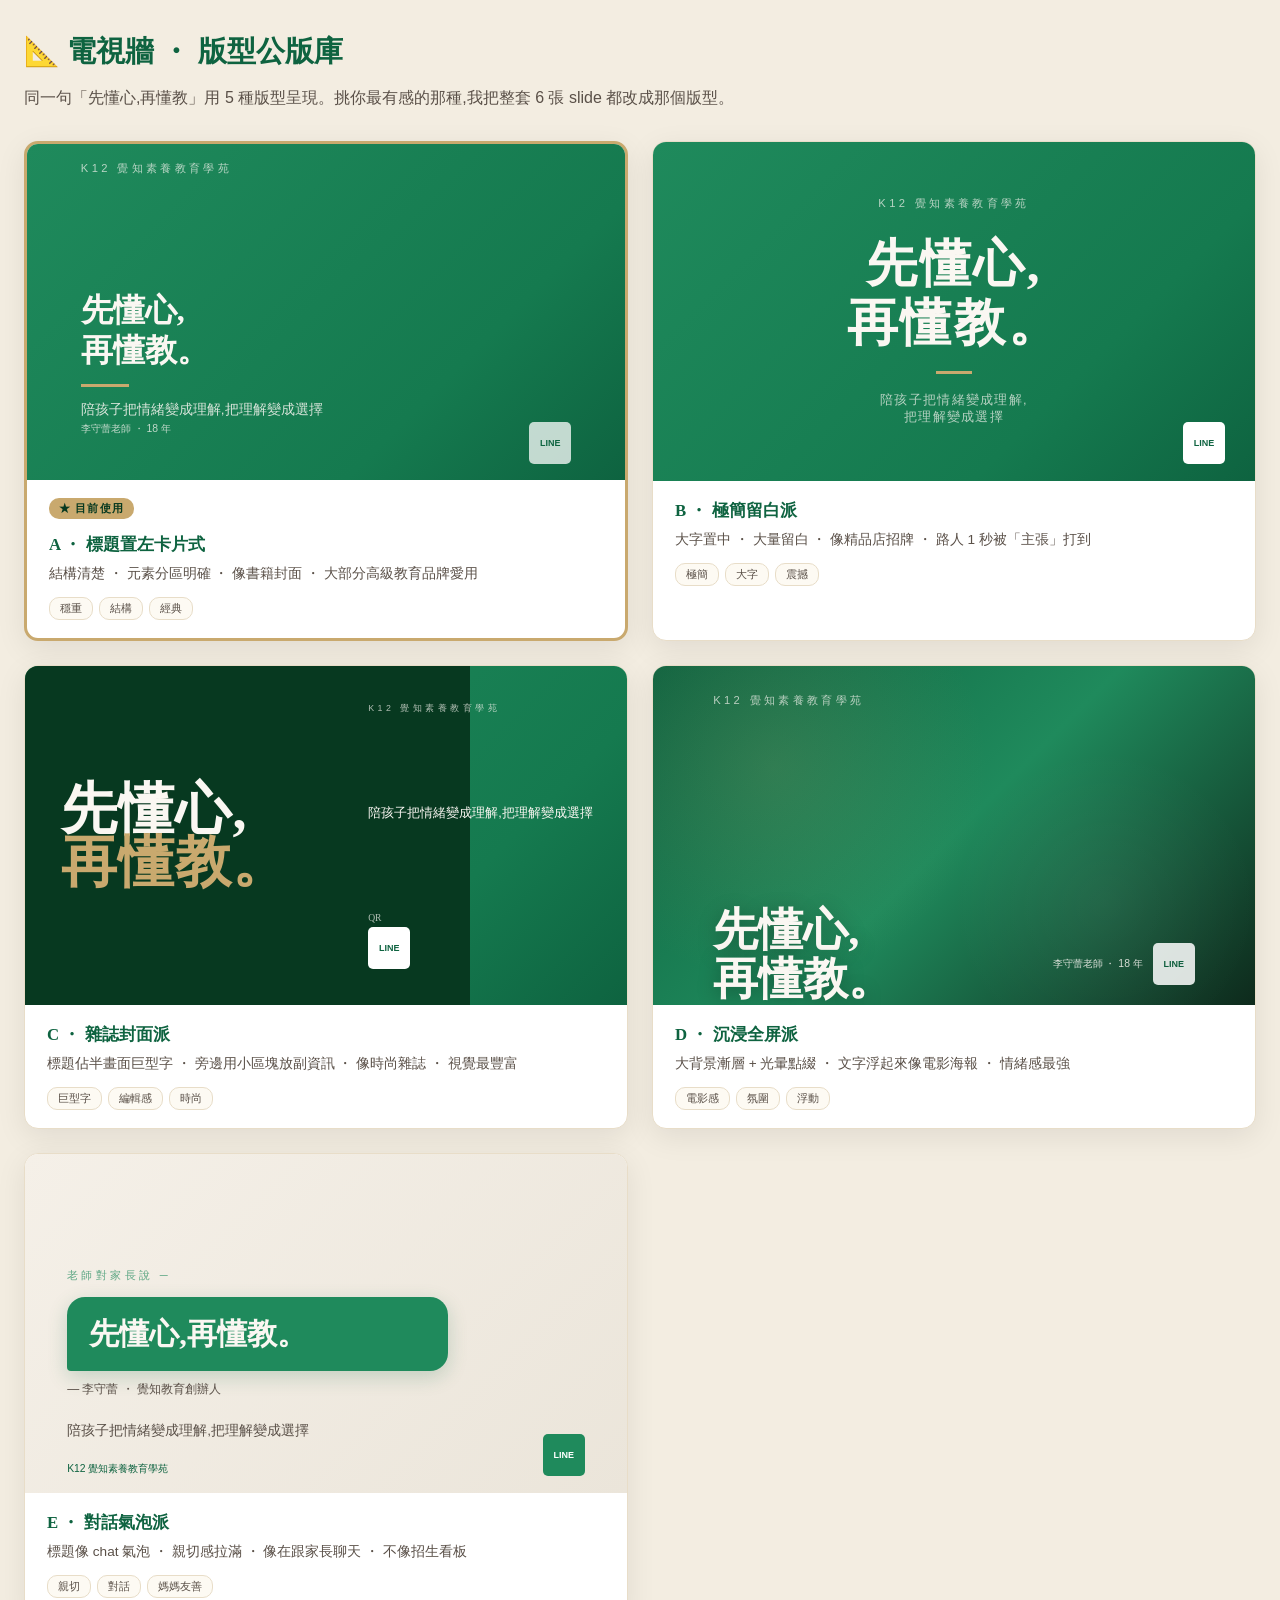
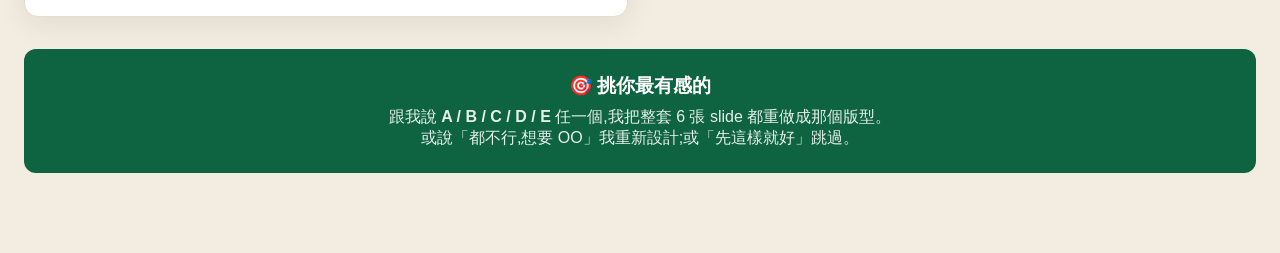
<file: layout_picker_preview.html>
<!DOCTYPE html>
<html lang="zh-Hant">
<head>
<meta charset="UTF-8">
<title>電視牆 ・ 版型公版庫</title>
<link href="https://fonts.googleapis.com/css2?family=Noto+Sans+TC:wght@300;400;500;700;900&family=Noto+Serif+TC:wght@600;700;800;900&display=swap" rel="stylesheet">
<style>
  :root {
    --brand: #1f8a5c;
    --brand-deep: #0e6340;
    --brand-darker: #073920;
    --accent: #c9a96e;
    --cream: #faf7f2;
    --ink: #2a2620;
    --ink-soft: #5a5048;
  }
  body { font-family:"Noto Sans TC",sans-serif; margin:0; background:#f3ede1; padding:32px 24px 80px; color:var(--ink); }
  .container { max-width:1280px; margin:0 auto; }
  h1 { font-family:"Noto Serif TC",serif; color:var(--brand-deep); font-size:1.8rem; margin:0 0 8px; }
  .lead { color:var(--ink-soft); font-size:1rem; max-width:760px; }

  .grid { display:grid; grid-template-columns:1fr 1fr; gap:24px; margin-top:32px; }
  @media (max-width: 800px) { .grid { grid-template-columns:1fr; } }

  .card {
    background:#fff;
    border-radius:14px;
    overflow:hidden;
    box-shadow:0 8px 30px rgba(0,0,0,.08);
    border:1px solid #e8ddc8;
  }
  .card.current { border:3px solid var(--accent); }

  /* ===== TV mockup base ===== */
  .tv {
    aspect-ratio:16/9;
    position:relative;
    overflow:hidden;
    color:var(--cream);
    font-family:"Noto Serif TC",serif;
    background:linear-gradient(135deg, #1f8a5c 0%, #157a4f 70%, #0e6340 100%);
  }
  .tv .small { font-family:"Noto Sans TC",sans-serif; font-weight:400; letter-spacing:.3em; font-size:.7rem; opacity:.7; }
  .tv .gold-line { background:var(--accent); height:3px; }
  .tv .qr-mini { width:42px; height:42px; background:#fff; color:var(--brand-deep); border-radius:5px; display:flex; align-items:center; justify-content:center; font-family:"Noto Sans TC",sans-serif; font-size:9px; font-weight:700; }

  /* ============== A ・ 標題置左卡片式(現用) ============== */
  .lA .inner { padding:7% 9%; height:100%; display:flex; flex-direction:column; justify-content:center; }
  .lA .top { position:absolute; top:5%; left:9%; }
  .lA .title { font-size:2rem; font-weight:800; line-height:1.25; }
  .lA .line { width:48px; margin:14px 0; }
  .lA .sub { font-family:"Noto Sans TC",sans-serif; font-size:.85rem; opacity:.85; font-weight:300; }
  .lA .bottom { position:absolute; bottom:5%; left:9%; right:9%; display:flex; justify-content:space-between; font-family:"Noto Sans TC",sans-serif; font-size:.65rem; opacity:.75; }

  /* ============== B ・ 極簡留白派(置中,大字)============== */
  .lB { display:flex; align-items:center; justify-content:center; }
  .lB .center {
    text-align:center; padding:8% 12%;
    width:100%;
  }
  .lB .top { margin-bottom:24px; }
  .lB .title { font-size:3.2rem; font-weight:900; line-height:1.15; letter-spacing:.05em; }
  .lB .line { margin:18px auto; width:36px; }
  .lB .sub { font-family:"Noto Sans TC",sans-serif; font-size:.8rem; opacity:.7; font-weight:300; margin-top:14px; letter-spacing:.1em; }
  .lB .qr-mini { position:absolute; bottom:5%; right:5%; }

  /* ============== C ・ 雜誌封面派(標題巨型 + 多元素拼貼)============== */
  .lC .inner { padding:0; height:100%; position:relative; }
  .lC .megablock {
    position:absolute; top:0; left:0; bottom:0; width:62%;
    background:var(--brand-darker);
    padding:8% 6%;
    display:flex; flex-direction:column; justify-content:center;
  }
  .lC .megatitle {
    font-size:3.5rem; font-weight:900; line-height:.95; letter-spacing:.02em;
    color:var(--cream);
  }
  .lC .megatitle .accent { color:var(--accent); }
  .lC .sideblock {
    position:absolute; top:0; right:0; bottom:0; width:38%;
    padding:6% 5%;
    display:flex; flex-direction:column; justify-content:space-between;
  }
  .lC .tag { font-family:"Noto Sans TC",sans-serif; font-size:.55rem; letter-spacing:.4em; opacity:.7; }
  .lC .sub-block { font-family:"Noto Sans TC",sans-serif; font-size:.8rem; line-height:1.7; }
  .lC .qr-mini { align-self:flex-end; }

  /* ============== D ・ 沉浸全屏派(大背景 SVG + 文字浮起)============== */
  .lD { background:linear-gradient(135deg, #0e6340 0%, #1f8a5c 50%, #0e2a1c 100%); }
  .lD::before {
    content:''; position:absolute; inset:0;
    background:
      radial-gradient(circle at 20% 30%, rgba(201,169,110,.15) 0%, transparent 40%),
      radial-gradient(circle at 75% 70%, rgba(255,255,255,.05) 0%, transparent 30%);
  }
  .lD .inner { padding:8% 10%; height:100%; display:flex; flex-direction:column; justify-content:flex-end; position:relative; z-index:2; }
  .lD .top { position:absolute; top:6%; left:10%; }
  .lD .title { font-size:2.8rem; font-weight:900; line-height:1.1; text-shadow:0 4px 20px rgba(0,0,0,.3); }
  .lD .line { width:48px; margin:14px 0; }
  .lD .sub { font-family:"Noto Sans TC",sans-serif; font-size:.85rem; opacity:.9; max-width:60%; }
  .lD .bottom { position:absolute; bottom:6%; right:10%; display:flex; align-items:center; gap:10px; font-family:"Noto Sans TC",sans-serif; font-size:.65rem; opacity:.85; }

  /* ============== E ・ 對話氣泡派(像 chat 訊息)============== */
  .lE { background:linear-gradient(135deg, #f5f0e8 0%, #ebe5da 100%); color:var(--brand-deep); }
  .lE .inner { padding:5% 7%; height:100%; display:flex; flex-direction:column; justify-content:center; position:relative; }
  .lE .top { color:var(--brand); margin-bottom:14px; }
  .lE .bubble {
    background:var(--brand);
    color:var(--cream);
    padding:18px 22px;
    border-radius:18px 18px 18px 4px;
    display:inline-block;
    max-width:65%;
    font-size:1.9rem;
    font-weight:800;
    line-height:1.25;
    box-shadow:0 6px 20px rgba(14,99,64,.2);
  }
  .lE .speaker { font-family:"Noto Sans TC",sans-serif; font-size:.75rem; color:var(--ink-soft); margin-top:10px; }
  .lE .sub { font-family:"Noto Sans TC",sans-serif; font-size:.85rem; color:var(--ink-soft); margin-top:24px; max-width:60%; }
  .lE .bottom { position:absolute; bottom:5%; left:7%; right:7%; display:flex; justify-content:space-between; align-items:flex-end; font-family:"Noto Sans TC",sans-serif; font-size:.65rem; color:var(--brand-deep); }
  .lE .qr-mini { background:var(--brand); color:#fff; }

  .info { padding:18px 22px; }
  .info h3 { margin:0 0 6px; color:var(--brand-deep); font-size:1.05rem; font-family:"Noto Serif TC",serif; }
  .info p { color:var(--ink-soft); font-size:.85rem; margin:0 0 12px; line-height:1.7; }
  .badge-current { background:var(--accent); color:var(--brand-darker); padding:3px 10px; border-radius:10px; font-size:.7rem; font-weight:700; letter-spacing:.1em; margin-bottom:6px; display:inline-block; }
  .mood { display:inline-block; background:#fdfaf3; color:var(--ink-soft); padding:3px 10px; border-radius:10px; font-size:.7rem; border:1px solid #e8ddc8; margin-right:6px; }

  .cta {
    background:var(--brand-deep); color:#fff;
    padding:24px; border-radius:12px; margin-top:32px; text-align:center;
  }
  .cta h2 { color:#fff; margin:0 0 8px; font-size:1.2rem; font-family:"Noto Serif TC",serif; }
  .cta p { margin:0; opacity:.9; }
</style>
</head>
<body>

<div class="container">

<h1>📐 電視牆 ・ 版型公版庫</h1>
<p class="lead">同一句「先懂心,再懂教」用 5 種版型呈現。挑你最有感的那種,我把整套 6 張 slide 都改成那個版型。</p>

<div class="grid">

  <!-- A ・ 現用 -->
  <div class="card current">
    <div class="tv lA">
      <div class="inner">
        <div class="small top">K12 覺知素養教育學苑</div>
        <div class="title">先懂心,<br>再懂教。</div>
        <div class="line gold-line"></div>
        <div class="sub">陪孩子把情緒變成理解,把理解變成選擇</div>
      </div>
      <div class="bottom"><span>李守蕾老師 ・ 18 年</span><div class="qr-mini">LINE</div></div>
    </div>
    <div class="info">
      <span class="badge-current">★ 目前使用</span>
      <h3 style="margin-top:8px">A ・ 標題置左卡片式</h3>
      <p>結構清楚 ・ 元素分區明確 ・ 像書籍封面 ・ 大部分高級教育品牌愛用</p>
      <span class="mood">穩重</span><span class="mood">結構</span><span class="mood">經典</span>
    </div>
  </div>

  <!-- B ・ 極簡置中 -->
  <div class="card">
    <div class="tv lB">
      <div class="center">
        <div class="small top">K12 覺知素養教育學苑</div>
        <div class="title">先懂心,<br>再懂教。</div>
        <div class="line gold-line"></div>
        <div class="sub">陪孩子把情緒變成理解,<br>把理解變成選擇</div>
      </div>
      <div class="qr-mini">LINE</div>
    </div>
    <div class="info">
      <h3>B ・ 極簡留白派</h3>
      <p>大字置中 ・ 大量留白 ・ 像精品店招牌 ・ 路人 1 秒被「主張」打到</p>
      <span class="mood">極簡</span><span class="mood">大字</span><span class="mood">震撼</span>
    </div>
  </div>

  <!-- C ・ 雜誌封面 -->
  <div class="card">
    <div class="tv lC">
      <div class="inner">
        <div class="megablock">
          <div class="megatitle">先懂心,<br><span class="accent">再懂教。</span></div>
        </div>
        <div class="sideblock">
          <div class="tag">K12 覺知素養教育學苑</div>
          <div class="sub-block">陪孩子把情緒變成理解,把理解變成選擇</div>
          <div>
            <div style="font-family:'Noto Sans TC';font-size:.6rem;opacity:.7;margin-bottom:4px">QR</div>
            <div class="qr-mini">LINE</div>
          </div>
        </div>
      </div>
    </div>
    <div class="info">
      <h3>C ・ 雜誌封面派</h3>
      <p>標題佔半畫面巨型字 ・ 旁邊用小區塊放副資訊 ・ 像時尚雜誌 ・ 視覺最豐富</p>
      <span class="mood">巨型字</span><span class="mood">編輯感</span><span class="mood">時尚</span>
    </div>
  </div>

  <!-- D ・ 沉浸全屏 -->
  <div class="card">
    <div class="tv lD">
      <div class="inner">
        <div class="small top">K12 覺知素養教育學苑</div>
        <div class="title">先懂心,<br>再懂教。</div>
        <div class="line gold-line"></div>
        <div class="sub">陪孩子把情緒變成理解,把理解變成選擇</div>
      </div>
      <div class="bottom"><span>李守蕾老師 ・ 18 年</span><div class="qr-mini">LINE</div></div>
    </div>
    <div class="info">
      <h3>D ・ 沉浸全屏派</h3>
      <p>大背景漸層 + 光暈點綴 ・ 文字浮起來像電影海報 ・ 情緒感最強</p>
      <span class="mood">電影感</span><span class="mood">氛圍</span><span class="mood">浮動</span>
    </div>
  </div>

  <!-- E ・ 對話氣泡 -->
  <div class="card">
    <div class="tv lE">
      <div class="inner">
        <div class="small top">老師對家長說 ─</div>
        <div class="bubble">先懂心,再懂教。</div>
        <div class="speaker">— 李守蕾 ・ 覺知教育創辦人</div>
        <div class="sub">陪孩子把情緒變成理解,把理解變成選擇</div>
      </div>
      <div class="bottom">
        <span>K12 覺知素養教育學苑</span>
        <div class="qr-mini">LINE</div>
      </div>
    </div>
    <div class="info">
      <h3>E ・ 對話氣泡派</h3>
      <p>標題像 chat 氣泡 ・ 親切感拉滿 ・ 像在跟家長聊天 ・ 不像招生看板</p>
      <span class="mood">親切</span><span class="mood">對話</span><span class="mood">媽媽友善</span>
    </div>
  </div>

</div>

<div class="cta">
  <h2>🎯 挑你最有感的</h2>
  <p>跟我說 <b>A / B / C / D / E</b> 任一個,我把整套 6 張 slide 都重做成那個版型。<br>
  或說「都不行,想要 OO」我重新設計;或「先這樣就好」跳過。</p>
</div>

</div>

</body>
</html>
</file>
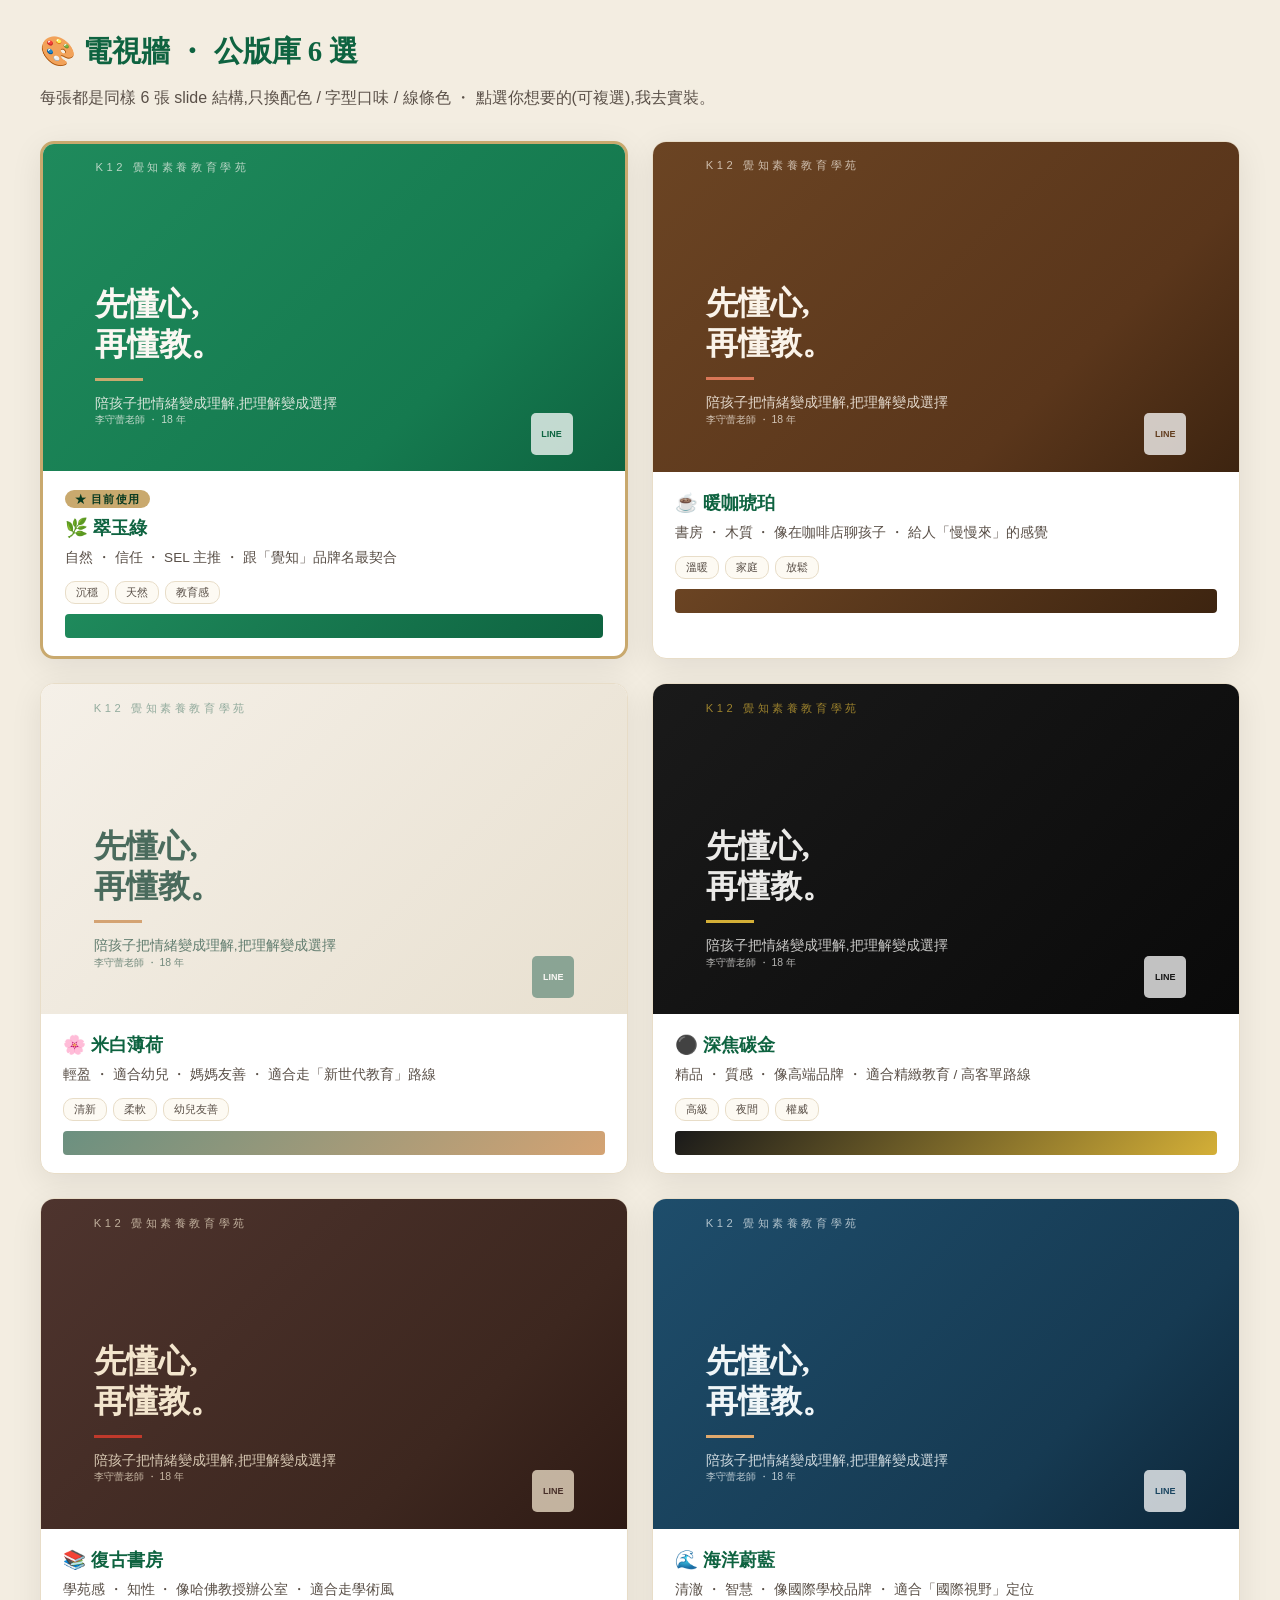
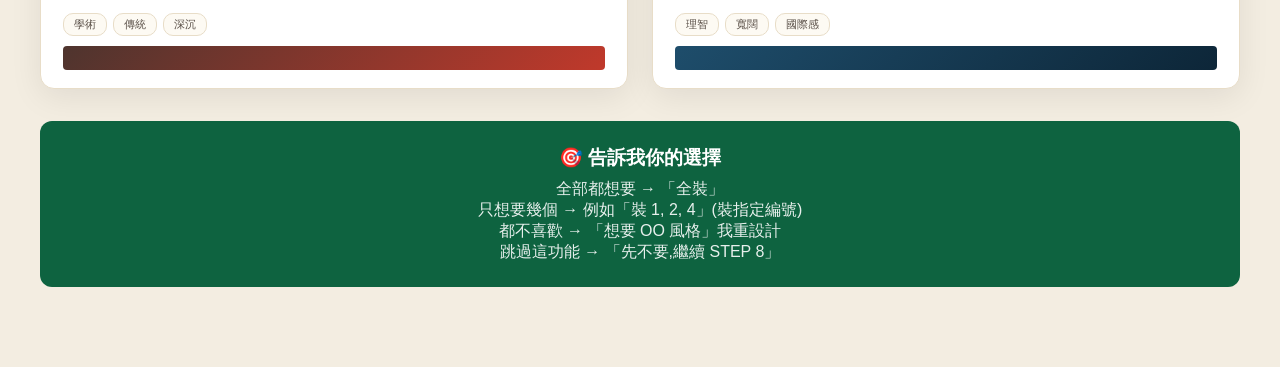
<file: theme_picker_preview.html>
<!DOCTYPE html>
<html lang="zh-Hant">
<head>
<meta charset="UTF-8">
<title>電視牆 ・ 公版庫預覽</title>
<link href="https://fonts.googleapis.com/css2?family=Noto+Sans+TC:wght@300;400;500;700;900&family=Noto+Serif+TC:wght@600;700;900&display=swap" rel="stylesheet">
<style>
  body { font-family:"Noto Sans TC",sans-serif; margin:0; background:#f3ede1; padding:32px 24px 80px; color:#2a2620; }
  .container { max-width:1200px; margin:0 auto; }
  h1 { font-family:"Noto Serif TC",serif; color:#0e6340; font-size:1.8rem; margin:0 0 8px; }
  .lead { color:#5a5048; font-size:1rem; max-width:760px; }

  .themes {
    display:grid;
    grid-template-columns:1fr 1fr;
    gap:24px;
    margin-top:32px;
  }
  @media (max-width: 760px) { .themes { grid-template-columns:1fr; } }

  .theme-card {
    background:#fff;
    border-radius:14px;
    overflow:hidden;
    box-shadow:0 8px 32px rgba(0,0,0,.08);
    border:1px solid #e8ddc8;
  }
  .theme-card.current { border:3px solid #c9a96e; }

  .tv {
    aspect-ratio:16/9;
    position:relative;
    overflow:hidden;
    font-family:"Noto Serif TC",serif;
  }
  .tv .inner {
    padding:7% 9%;
    height:100%;
    display:flex; flex-direction:column; justify-content:center;
  }
  .tv .top { position:absolute; top:5%; left:9%; font-family:"Noto Sans TC",sans-serif; font-size:.7rem; letter-spacing:.32em; opacity:.7; }
  .tv .title { font-size:2rem; font-weight:800; line-height:1.25; }
  .tv .line { height:3px; width:48px; margin:14px 0; }
  .tv .sub { font-family:"Noto Sans TC",sans-serif; font-size:.85rem; opacity:.85; font-weight:300; }
  .tv .bottom { position:absolute; bottom:5%; left:9%; right:9%; display:flex; justify-content:space-between; font-family:"Noto Sans TC",sans-serif; font-size:.65rem; opacity:.75; }
  .tv .qr { width:42px; height:42px; background:#fff; border-radius:5px; display:flex; align-items:center; justify-content:center; font-size:9px; font-weight:700; }

  /* ====== 主題 1 ・ 翠玉綠(現用)====== */
  .t1 .tv { background:linear-gradient(135deg,#1f8a5c 0%,#157a4f 70%,#0e6340 100%); color:#faf7f2; }
  .t1 .tv .line { background:#c9a96e; }
  .t1 .tv .qr { color:#0e6340; }
  .t1 .palette div { background:linear-gradient(135deg,#1f8a5c,#0e6340); }

  /* ====== 主題 2 ・ 暖咖琥珀 ====== */
  .t2 .tv { background:linear-gradient(135deg,#6b4423 0%,#5a361b 70%,#3d2410 100%); color:#faf3e9; }
  .t2 .tv .line { background:#d97757; }
  .t2 .tv .qr { color:#6b4423; }
  .t2 .palette div { background:linear-gradient(135deg,#6b4423,#3d2410); }

  /* ====== 主題 3 ・ 米白薄荷 ====== */
  .t3 .tv { background:linear-gradient(135deg,#f5f0e8 0%,#e8e0d0 100%); color:#4a6b5d; }
  .t3 .tv .line { background:#d4a373; }
  .t3 .tv .top { color:#6b9080; }
  .t3 .tv .qr { color:#4a6b5d; background:#6b9080; color:#fff; }
  .t3 .palette div { background:linear-gradient(135deg,#6b9080,#d4a373); }

  /* ====== 主題 4 ・ 深焦碳金 ====== */
  .t4 .tv { background:linear-gradient(135deg,#1a1a1a 0%,#0a0a0a 100%); color:#ebeae8; }
  .t4 .tv .line { background:#d4af37; }
  .t4 .tv .top { color:#d4af37; }
  .t4 .tv .qr { color:#1a1a1a; }
  .t4 .palette div { background:linear-gradient(135deg,#1a1a1a,#d4af37); }

  /* ====== 主題 5 ・ 復古書房 ====== */
  .t5 .tv { background:linear-gradient(135deg,#4e342e 0%,#3d271f 70%,#2e1a14 100%); color:#f3e5cd; }
  .t5 .tv .line { background:#c0392b; }
  .t5 .tv .qr { color:#4e342e; background:#f3e5cd; }
  .t5 .palette div { background:linear-gradient(135deg,#4e342e,#c0392b); }

  /* ====== 主題 6 ・ 海洋蔚藍 ====== */
  .t6 .tv { background:linear-gradient(135deg,#1e4d6b 0%,#163a52 70%,#0d2638 100%); color:#f0f6f8; }
  .t6 .tv .line { background:#e0a96d; }
  .t6 .tv .qr { color:#1e4d6b; }
  .t6 .palette div { background:linear-gradient(135deg,#1e4d6b,#0d2638); }

  .theme-info {
    padding:18px 22px;
  }
  .theme-info h3 {
    margin:0 0 6px;
    color:#0e6340;
    font-size:1.15rem;
  }
  .theme-info p {
    color:#5a5048;
    font-size:.85rem;
    margin:0 0 12px;
    line-height:1.7;
  }
  .palette {
    display:flex;
    gap:6px;
    margin-top:10px;
  }
  .palette div {
    height:24px;
    flex:1;
    border-radius:4px;
  }
  .mood {
    display:inline-block;
    background:#fdfaf3;
    color:#5a5048;
    padding:3px 10px;
    border-radius:10px;
    font-size:.7rem;
    border:1px solid #e8ddc8;
    margin-right:6px;
  }
  .badge-current {
    background:#c9a96e;
    color:#073920;
    padding:3px 10px;
    border-radius:10px;
    font-size:.7rem;
    font-weight:700;
    letter-spacing:.1em;
  }

  .cta {
    background:#0e6340;
    color:#fff;
    padding:24px;
    border-radius:12px;
    margin-top:32px;
    text-align:center;
  }
  .cta h2 { color:#fff; margin:0 0 8px; font-size:1.2rem; font-family:"Noto Serif TC",serif; }
  .cta p { margin:0; opacity:.9; }
</style>
</head>
<body>

<div class="container">

<h1>🎨 電視牆 ・ 公版庫 6 選</h1>
<p class="lead">每張都是同樣 6 張 slide 結構,只換配色 / 字型口味 / 線條色 ・ 點選你想要的(可複選),我去實裝。</p>

<div class="themes">

  <!-- ======== 1 ・ 翠玉綠 (現用) ======== -->
  <div class="theme-card current t1">
    <div class="tv">
      <div class="inner">
        <div class="top">K12 覺知素養教育學苑</div>
        <div class="title">先懂心,<br>再懂教。</div>
        <div class="line"></div>
        <div class="sub">陪孩子把情緒變成理解,把理解變成選擇</div>
      </div>
      <div class="bottom"><span>李守蕾老師 ・ 18 年</span><div class="qr">LINE</div></div>
    </div>
    <div class="theme-info">
      <span class="badge-current">★ 目前使用</span>
      <h3 style="margin-top:8px">🌿 翠玉綠</h3>
      <p>自然 ・ 信任 ・ SEL 主推 ・ 跟「覺知」品牌名最契合</p>
      <span class="mood">沉穩</span><span class="mood">天然</span><span class="mood">教育感</span>
      <div class="palette"><div></div></div>
    </div>
  </div>

  <!-- ======== 2 ・ 暖咖琥珀 ======== -->
  <div class="theme-card t2">
    <div class="tv">
      <div class="inner">
        <div class="top">K12 覺知素養教育學苑</div>
        <div class="title">先懂心,<br>再懂教。</div>
        <div class="line"></div>
        <div class="sub">陪孩子把情緒變成理解,把理解變成選擇</div>
      </div>
      <div class="bottom"><span>李守蕾老師 ・ 18 年</span><div class="qr">LINE</div></div>
    </div>
    <div class="theme-info">
      <h3>☕ 暖咖琥珀</h3>
      <p>書房 ・ 木質 ・ 像在咖啡店聊孩子 ・ 給人「慢慢來」的感覺</p>
      <span class="mood">溫暖</span><span class="mood">家庭</span><span class="mood">放鬆</span>
      <div class="palette"><div></div></div>
    </div>
  </div>

  <!-- ======== 3 ・ 米白薄荷 ======== -->
  <div class="theme-card t3">
    <div class="tv">
      <div class="inner">
        <div class="top">K12 覺知素養教育學苑</div>
        <div class="title">先懂心,<br>再懂教。</div>
        <div class="line"></div>
        <div class="sub">陪孩子把情緒變成理解,把理解變成選擇</div>
      </div>
      <div class="bottom"><span>李守蕾老師 ・ 18 年</span><div class="qr">LINE</div></div>
    </div>
    <div class="theme-info">
      <h3>🌸 米白薄荷</h3>
      <p>輕盈 ・ 適合幼兒 ・ 媽媽友善 ・ 適合走「新世代教育」路線</p>
      <span class="mood">清新</span><span class="mood">柔軟</span><span class="mood">幼兒友善</span>
      <div class="palette"><div></div></div>
    </div>
  </div>

  <!-- ======== 4 ・ 深焦碳金 ======== -->
  <div class="theme-card t4">
    <div class="tv">
      <div class="inner">
        <div class="top">K12 覺知素養教育學苑</div>
        <div class="title">先懂心,<br>再懂教。</div>
        <div class="line"></div>
        <div class="sub">陪孩子把情緒變成理解,把理解變成選擇</div>
      </div>
      <div class="bottom"><span>李守蕾老師 ・ 18 年</span><div class="qr">LINE</div></div>
    </div>
    <div class="theme-info">
      <h3>⚫ 深焦碳金</h3>
      <p>精品 ・ 質感 ・ 像高端品牌 ・ 適合精緻教育 / 高客單路線</p>
      <span class="mood">高級</span><span class="mood">夜間</span><span class="mood">權威</span>
      <div class="palette"><div></div></div>
    </div>
  </div>

  <!-- ======== 5 ・ 復古書房 ======== -->
  <div class="theme-card t5">
    <div class="tv">
      <div class="inner">
        <div class="top">K12 覺知素養教育學苑</div>
        <div class="title">先懂心,<br>再懂教。</div>
        <div class="line"></div>
        <div class="sub">陪孩子把情緒變成理解,把理解變成選擇</div>
      </div>
      <div class="bottom"><span>李守蕾老師 ・ 18 年</span><div class="qr">LINE</div></div>
    </div>
    <div class="theme-info">
      <h3>📚 復古書房</h3>
      <p>學苑感 ・ 知性 ・ 像哈佛教授辦公室 ・ 適合走學術風</p>
      <span class="mood">學術</span><span class="mood">傳統</span><span class="mood">深沉</span>
      <div class="palette"><div></div></div>
    </div>
  </div>

  <!-- ======== 6 ・ 海洋蔚藍 ======== -->
  <div class="theme-card t6">
    <div class="tv">
      <div class="inner">
        <div class="top">K12 覺知素養教育學苑</div>
        <div class="title">先懂心,<br>再懂教。</div>
        <div class="line"></div>
        <div class="sub">陪孩子把情緒變成理解,把理解變成選擇</div>
      </div>
      <div class="bottom"><span>李守蕾老師 ・ 18 年</span><div class="qr">LINE</div></div>
    </div>
    <div class="theme-info">
      <h3>🌊 海洋蔚藍</h3>
      <p>清澈 ・ 智慧 ・ 像國際學校品牌 ・ 適合「國際視野」定位</p>
      <span class="mood">理智</span><span class="mood">寬闊</span><span class="mood">國際感</span>
      <div class="palette"><div></div></div>
    </div>
  </div>

</div>

<div class="cta">
  <h2>🎯 告訴我你的選擇</h2>
  <p>
    全部都想要 → 「全裝」<br>
    只想要幾個 → 例如「裝 1, 2, 4」(裝指定編號)<br>
    都不喜歡 → 「想要 OO 風格」我重設計<br>
    跳過這功能 → 「先不要,繼續 STEP 8」
  </p>
</div>

</div>

</body>
</html>
</file>
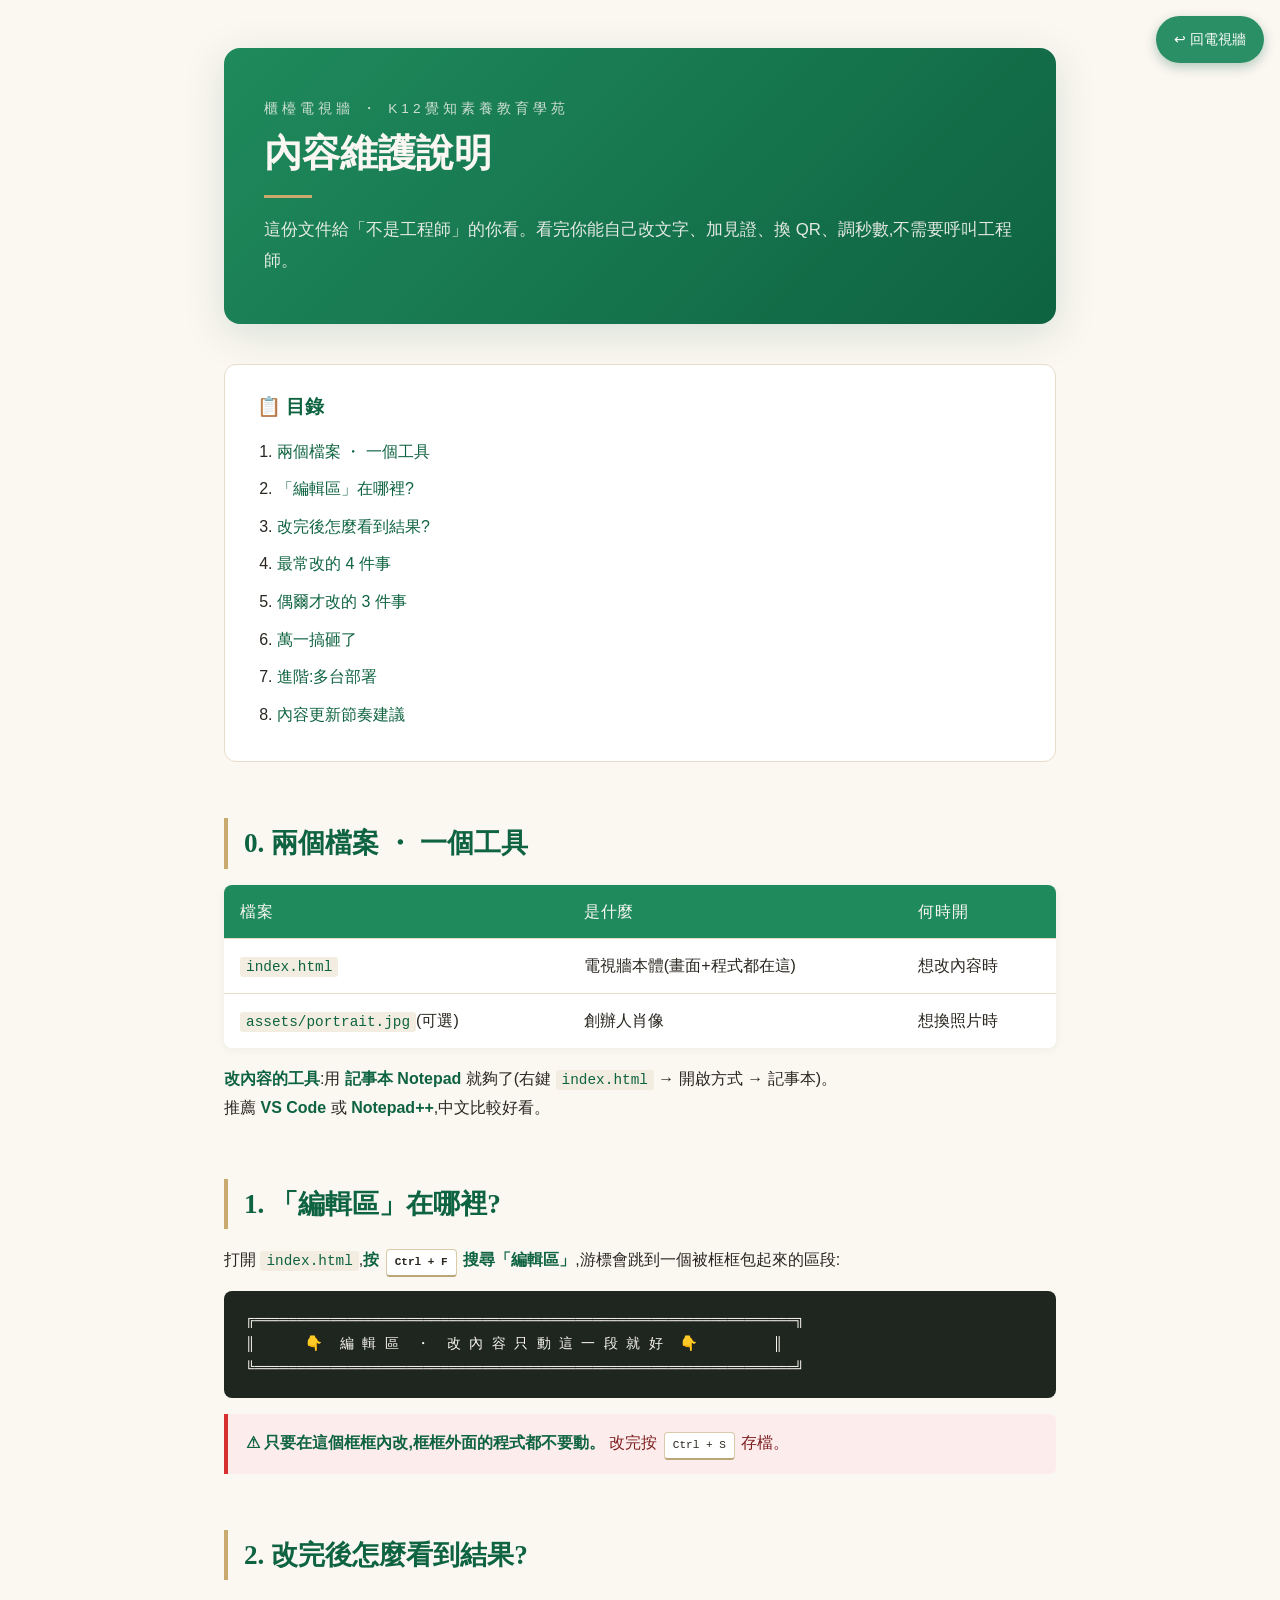
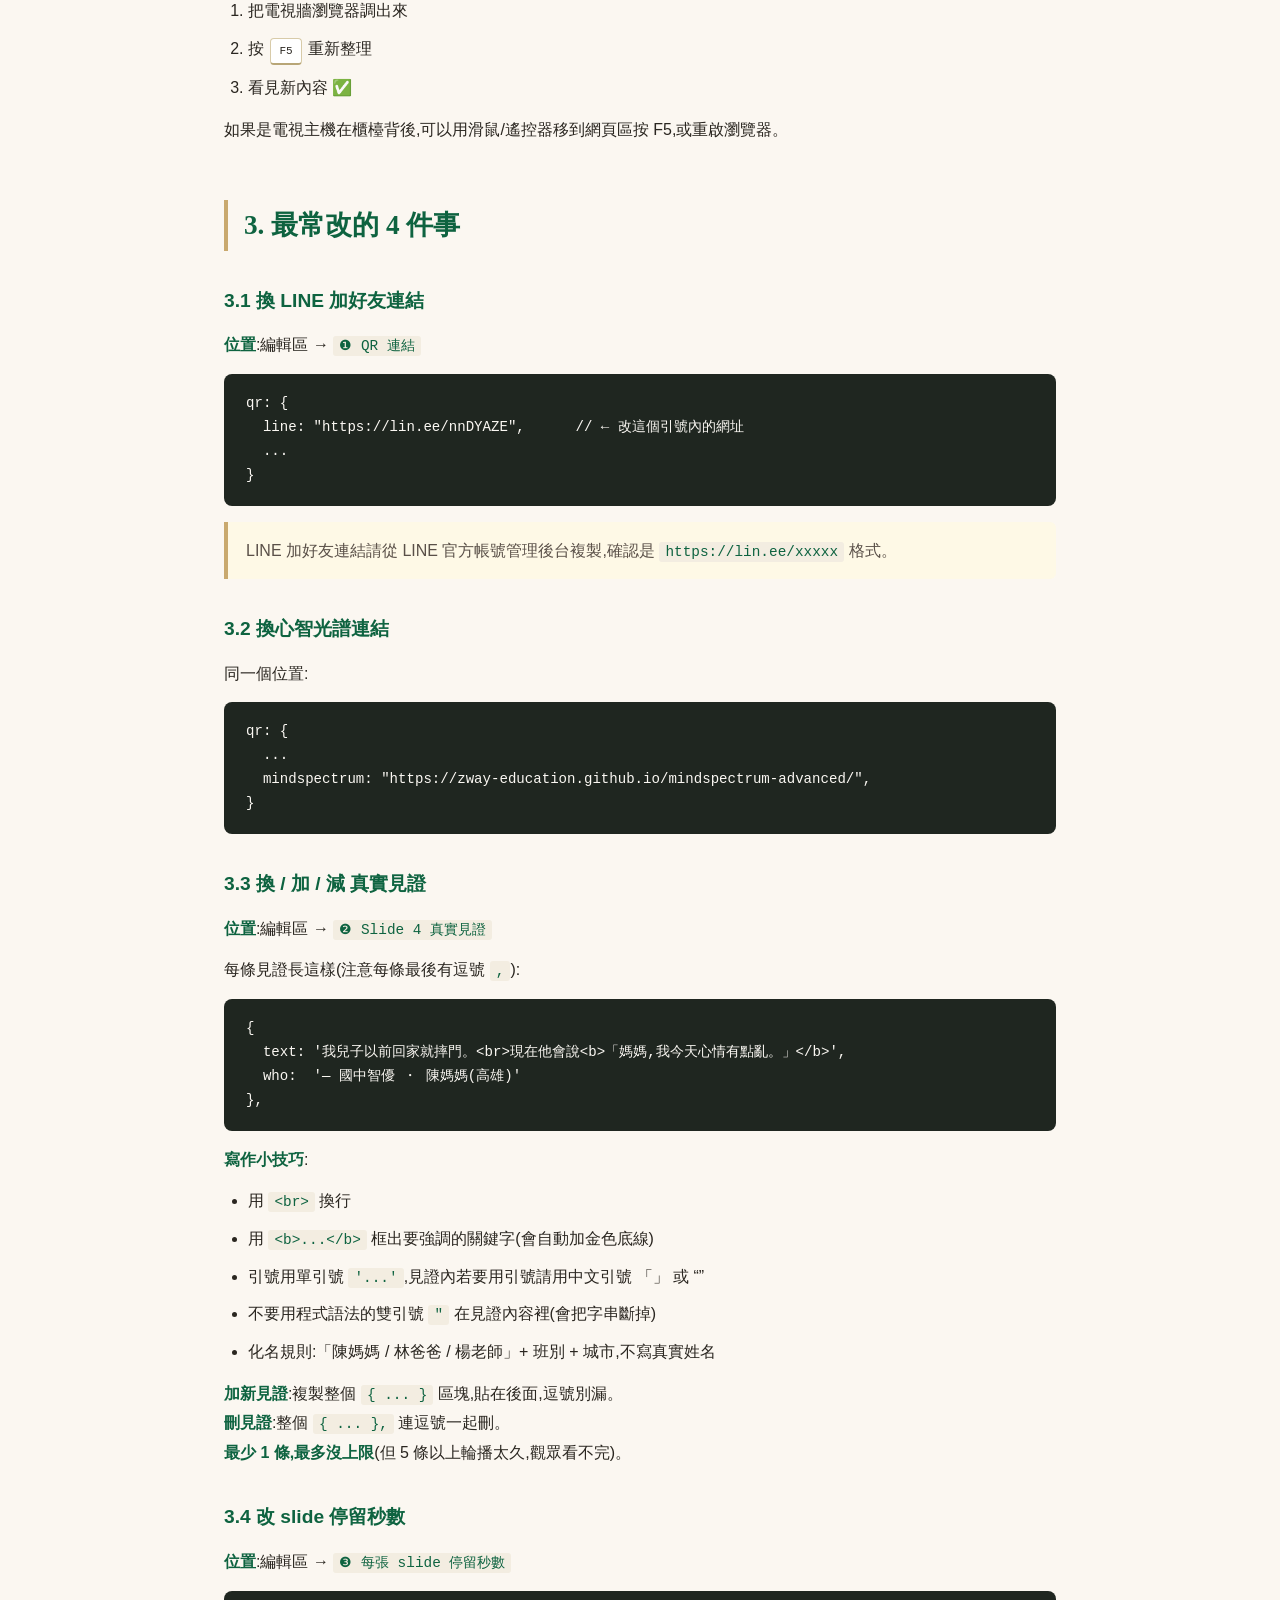
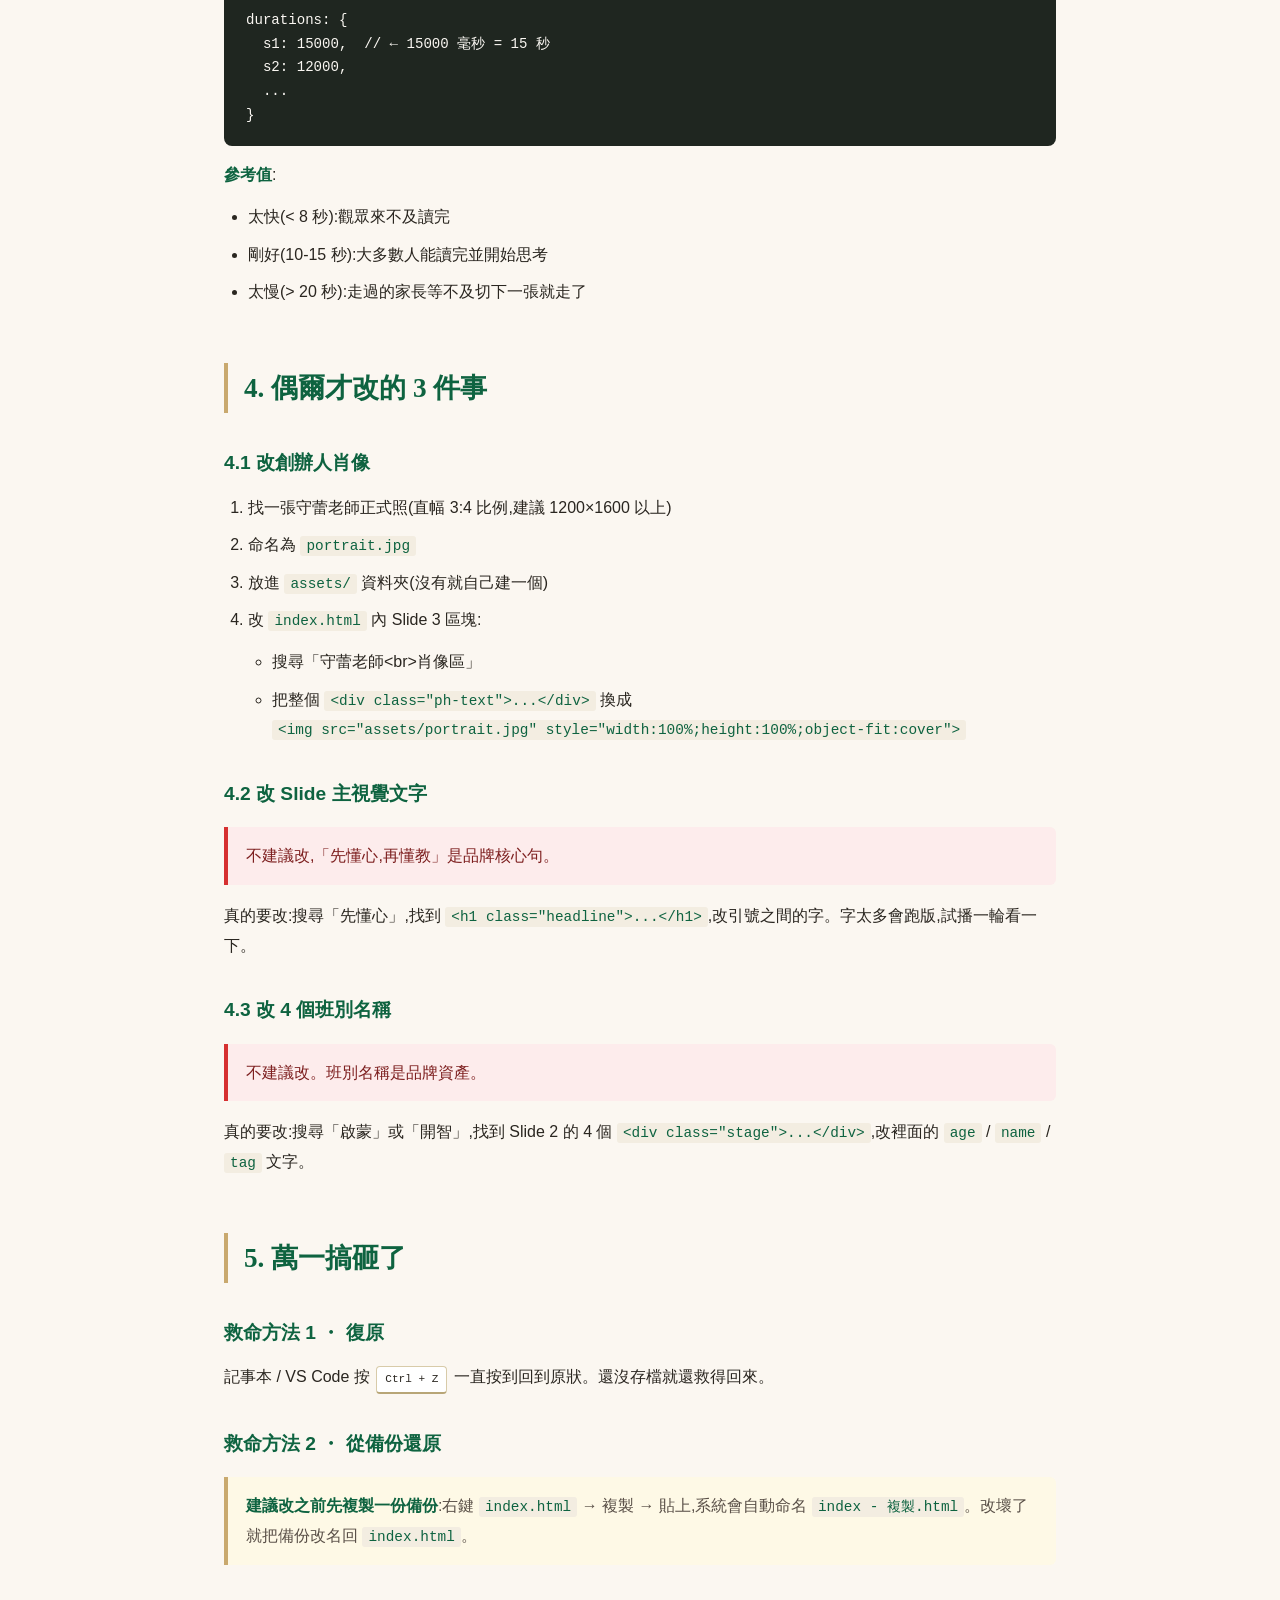
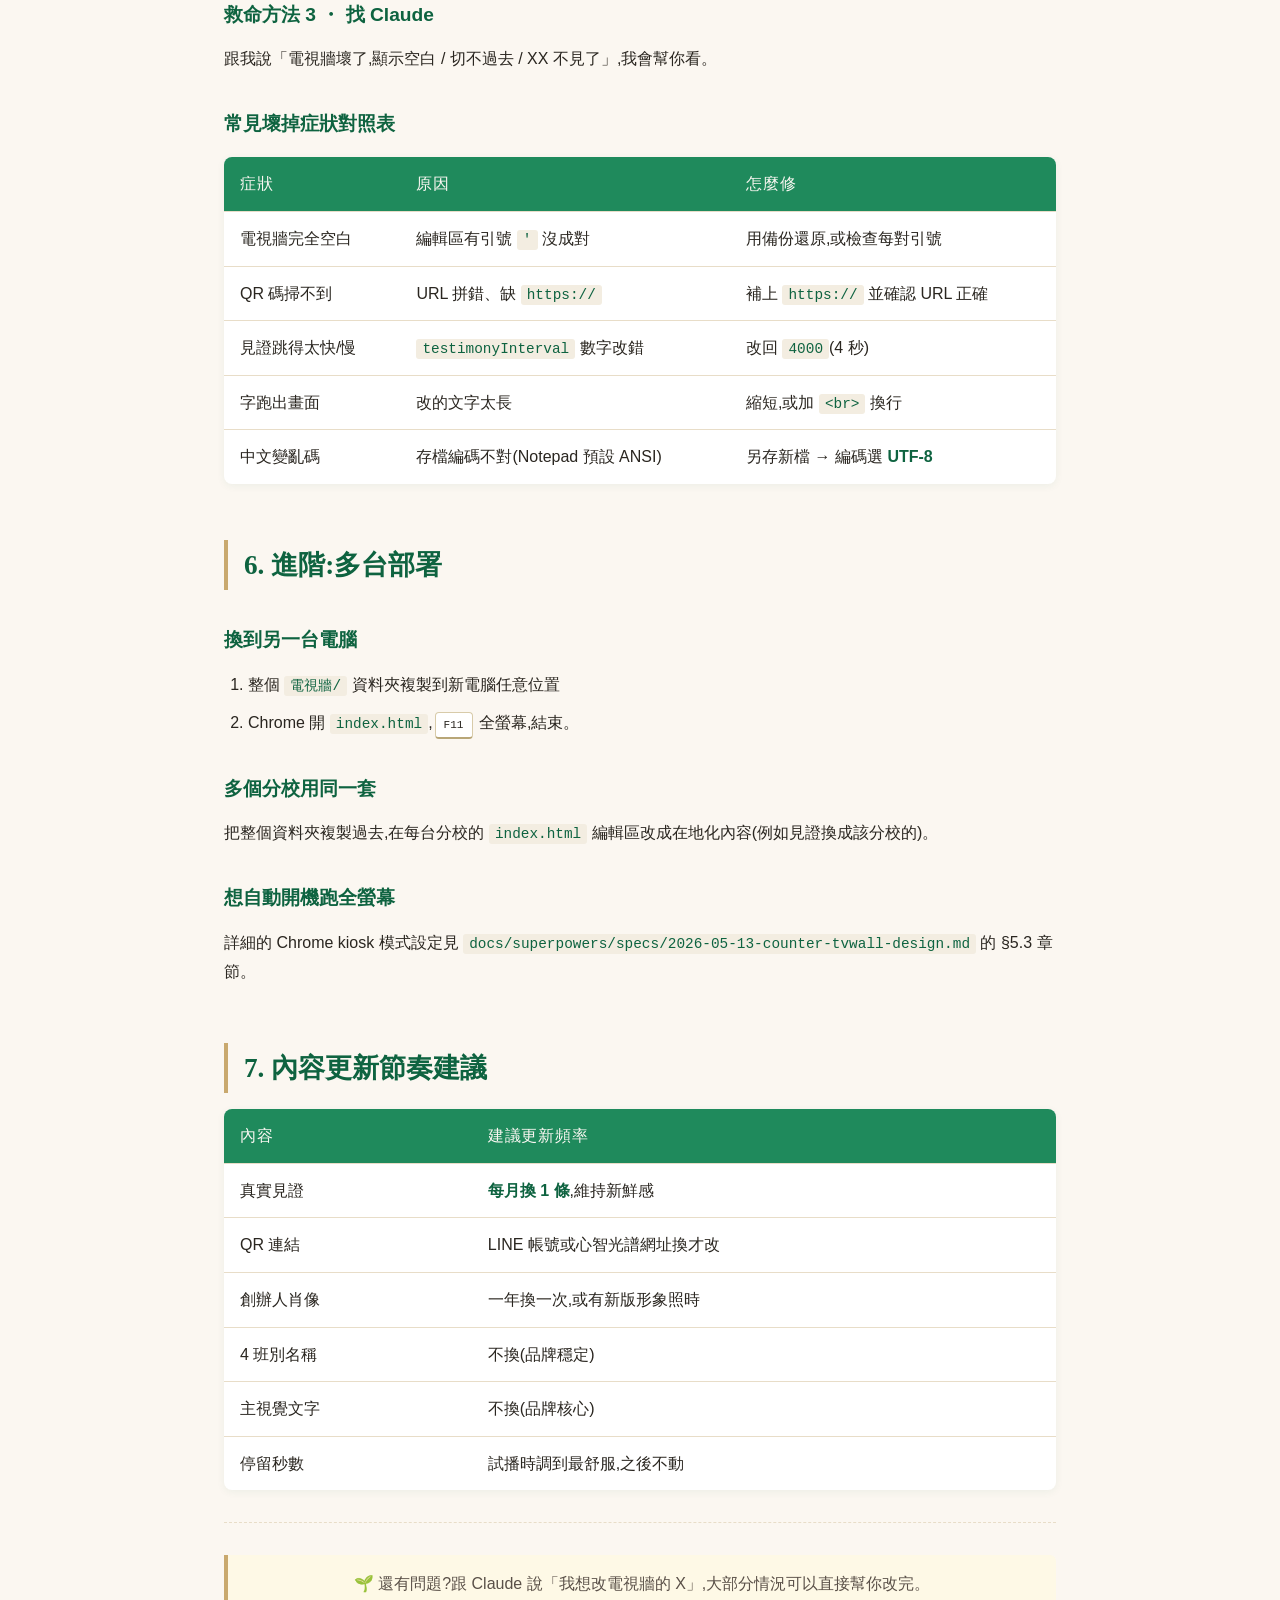
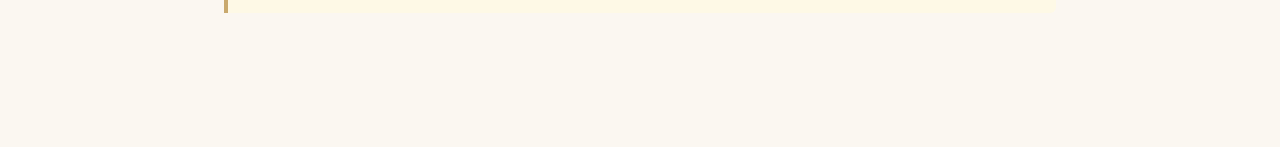
<file: 維護說明.html>
<!DOCTYPE html>
<html lang="zh-Hant">
<head>
<meta charset="UTF-8">
<meta name="viewport" content="width=device-width,initial-scale=1">
<title>櫃檯電視牆 ・ 維護說明</title>
<link href="https://fonts.googleapis.com/css2?family=Noto+Sans+TC:wght@300;400;500;700;900&family=Noto+Serif+TC:wght@600;700&display=swap" rel="stylesheet">
<style>
  :root {
    --brand: #1f8a5c;
    --brand-deep: #0e6340;
    --accent: #c9a96e;
    --cream: #faf7f2;
    --ink: #2a2620;
    --ink-soft: #5a5048;
    --bg: #fbf7f1;
    --card: #ffffff;
    --border: #e8ddc8;
  }
  * { box-sizing: border-box; }
  body {
    margin: 0;
    font-family: "Noto Sans TC","PingFang TC","Microsoft JhengHei",sans-serif;
    color: var(--ink);
    background: var(--bg);
    line-height: 1.85;
  }
  .container {
    max-width: 880px;
    margin: 0 auto;
    padding: 48px 24px 120px;
  }
  .hero {
    background: linear-gradient(135deg, var(--brand) 0%, var(--brand-deep) 100%);
    color: var(--cream);
    padding: 48px 40px;
    border-radius: 16px;
    margin-bottom: 40px;
    box-shadow: 0 10px 40px rgba(14,99,64,.15);
  }
  .hero .label {
    font-size: .85rem;
    letter-spacing: .3em;
    opacity: .8;
    margin-bottom: 8px;
  }
  .hero h1 {
    font-family: "Noto Serif TC", serif;
    font-weight: 700;
    font-size: 2.4rem;
    margin: 0 0 16px;
    line-height: 1.3;
  }
  .hero p {
    margin: 0;
    opacity: .9;
    font-size: 1.05rem;
  }
  .gold-line {
    width: 48px; height: 3px;
    background: var(--accent);
    margin: 16px 0;
  }
  h2 {
    font-family: "Noto Serif TC", serif;
    color: var(--brand-deep);
    font-size: 1.7rem;
    margin-top: 56px;
    margin-bottom: 16px;
    padding-left: 16px;
    border-left: 4px solid var(--accent);
  }
  h3 {
    color: var(--brand-deep);
    font-size: 1.2rem;
    margin-top: 32px;
    margin-bottom: 12px;
  }
  p { margin: 12px 0; }
  ul, ol { padding-left: 24px; margin: 12px 0; }
  li { margin: 8px 0; }
  strong, b { color: var(--brand-deep); }
  blockquote {
    background: var(--card);
    border-left: 4px solid var(--accent);
    padding: 16px 20px;
    margin: 16px 0;
    border-radius: 0 8px 8px 0;
    color: var(--ink-soft);
    font-style: italic;
  }
  code {
    background: #f3ede1;
    color: var(--brand-deep);
    padding: 2px 6px;
    border-radius: 3px;
    font-size: .9em;
    font-family: "Consolas","Source Code Pro",monospace;
  }
  pre {
    background: #1f2620;
    color: #faf7f2;
    padding: 18px 22px;
    border-radius: 8px;
    overflow-x: auto;
    font-size: .88rem;
    line-height: 1.7;
    font-family: "Consolas","Source Code Pro",monospace;
  }
  pre code { background: none; color: inherit; padding: 0; }
  table {
    width: 100%;
    border-collapse: collapse;
    margin: 16px 0;
    background: var(--card);
    border-radius: 8px;
    overflow: hidden;
    box-shadow: 0 2px 8px rgba(14,99,64,.06);
  }
  th, td {
    padding: 12px 16px;
    text-align: left;
    border-bottom: 1px solid var(--border);
  }
  th {
    background: var(--brand);
    color: var(--cream);
    font-weight: 500;
    letter-spacing: .05em;
  }
  tr:last-child td { border-bottom: none; }
  tr:hover td { background: #fdfaf3; }
  .toc {
    background: var(--card);
    border: 1px solid var(--border);
    border-radius: 12px;
    padding: 24px 32px;
    margin-bottom: 40px;
  }
  .toc h3 {
    margin-top: 0;
    color: var(--brand-deep);
  }
  .toc ol {
    padding-left: 20px;
    margin: 0;
  }
  .toc a {
    color: var(--brand-deep);
    text-decoration: none;
  }
  .toc a:hover { text-decoration: underline; color: var(--brand); }
  .note {
    background: #fef9e6;
    border-left: 4px solid var(--accent);
    padding: 14px 18px;
    border-radius: 0 6px 6px 0;
    margin: 16px 0;
    color: var(--ink-soft);
  }
  .warn {
    background: #fdecec;
    border-left: 4px solid #d63030;
    padding: 14px 18px;
    border-radius: 0 6px 6px 0;
    margin: 16px 0;
    color: #7d1f1f;
  }
  .keyboard {
    display: inline-block;
    background: #fff;
    border: 1px solid #d8cba9;
    border-bottom: 2px solid #b8a677;
    padding: 2px 8px;
    border-radius: 4px;
    font-family: monospace;
    font-size: .85em;
    color: var(--ink);
    margin: 0 2px;
  }
  hr {
    border: none;
    border-top: 1px dashed var(--border);
    margin: 32px 0;
  }
  .nav {
    position: fixed;
    top: 16px; right: 16px;
    background: rgba(31,138,92,.95);
    color: #fff;
    padding: 10px 18px;
    border-radius: 24px;
    font-size: .9rem;
    text-decoration: none;
    box-shadow: 0 4px 12px rgba(14,99,64,.3);
    transition: all .2s;
  }
  .nav:hover { background: var(--brand-deep); transform: translateY(-1px); }
</style>
</head>
<body>

<a href="index.html" class="nav">↩ 回電視牆</a>

<div class="container">

  <div class="hero">
    <div class="label">櫃檯電視牆 ・ K12覺知素養教育學苑</div>
    <h1>內容維護說明</h1>
    <div class="gold-line"></div>
    <p>這份文件給「不是工程師」的你看。看完你能自己改文字、加見證、換 QR、調秒數,不需要呼叫工程師。</p>
  </div>

  <div class="toc">
    <h3>📋 目錄</h3>
    <ol>
      <li><a href="#sec0">兩個檔案 ・ 一個工具</a></li>
      <li><a href="#sec1">「編輯區」在哪裡?</a></li>
      <li><a href="#sec2">改完後怎麼看到結果?</a></li>
      <li><a href="#sec3">最常改的 4 件事</a></li>
      <li><a href="#sec4">偶爾才改的 3 件事</a></li>
      <li><a href="#sec5">萬一搞砸了</a></li>
      <li><a href="#sec6">進階:多台部署</a></li>
      <li><a href="#sec7">內容更新節奏建議</a></li>
    </ol>
  </div>

  <h2 id="sec0">0. 兩個檔案 ・ 一個工具</h2>
  <table>
    <tr><th>檔案</th><th>是什麼</th><th>何時開</th></tr>
    <tr><td><code>index.html</code></td><td>電視牆本體(畫面+程式都在這)</td><td>想改內容時</td></tr>
    <tr><td><code>assets/portrait.jpg</code>(可選)</td><td>創辦人肖像</td><td>想換照片時</td></tr>
  </table>
  <p><strong>改內容的工具</strong>:用 <strong>記事本 Notepad</strong> 就夠了(右鍵 <code>index.html</code> → 開啟方式 → 記事本)。<br>
  推薦 <strong>VS Code</strong> 或 <strong>Notepad++</strong>,中文比較好看。</p>

  <h2 id="sec1">1. 「編輯區」在哪裡?</h2>
  <p>打開 <code>index.html</code>,<strong>按 <span class="keyboard">Ctrl + F</span> 搜尋「編輯區」</strong>,游標會跳到一個被框框包起來的區段:</p>
  <pre>╔════════════════════════════════════════════════════════════════╗
║      👇  編 輯 區  ・  改 內 容 只 動 這 一 段 就 好  👇         ║
╚════════════════════════════════════════════════════════════════╝</pre>
  <div class="warn">
    <strong>⚠ 只要在這個框框內改,框框外面的程式都不要動。</strong> 改完按 <span class="keyboard">Ctrl + S</span> 存檔。
  </div>

  <h2 id="sec2">2. 改完後怎麼看到結果?</h2>
  <ol>
    <li>把電視牆瀏覽器調出來</li>
    <li>按 <span class="keyboard">F5</span> 重新整理</li>
    <li>看見新內容 ✅</li>
  </ol>
  <p>如果是電視主機在櫃檯背後,可以用滑鼠/遙控器移到網頁區按 F5,或重啟瀏覽器。</p>

  <h2 id="sec3">3. 最常改的 4 件事</h2>

  <h3>3.1 換 LINE 加好友連結</h3>
  <p><strong>位置</strong>:編輯區 → <code>❶ QR 連結</code></p>
  <pre>qr: {
  line: "https://lin.ee/nnDYAZE",      // ← 改這個引號內的網址
  ...
}</pre>
  <div class="note">LINE 加好友連結請從 LINE 官方帳號管理後台複製,確認是 <code>https://lin.ee/xxxxx</code> 格式。</div>

  <h3>3.2 換心智光譜連結</h3>
  <p>同一個位置:</p>
  <pre>qr: {
  ...
  mindspectrum: "https://zway-education.github.io/mindspectrum-advanced/",
}</pre>

  <h3>3.3 換 / 加 / 減 真實見證</h3>
  <p><strong>位置</strong>:編輯區 → <code>❷ Slide 4 真實見證</code></p>
  <p>每條見證長這樣(注意每條最後有逗號 <code>,</code>):</p>
  <pre>{
  text: '我兒子以前回家就摔門。&lt;br&gt;現在他會說&lt;b&gt;「媽媽,我今天心情有點亂。」&lt;/b&gt;',
  who:  '— 國中智優 ・ 陳媽媽(高雄)'
},</pre>
  <p><strong>寫作小技巧</strong>:</p>
  <ul>
    <li>用 <code>&lt;br&gt;</code> 換行</li>
    <li>用 <code>&lt;b&gt;...&lt;/b&gt;</code> 框出要強調的關鍵字(會自動加金色底線)</li>
    <li>引號用單引號 <code>'...'</code>,見證內若要用引號請用中文引號 「」 或 “”</li>
    <li>不要用程式語法的雙引號 <code>"</code> 在見證內容裡(會把字串斷掉)</li>
    <li>化名規則:「陳媽媽 / 林爸爸 / 楊老師」+ 班別 + 城市,不寫真實姓名</li>
  </ul>
  <p>
    <strong>加新見證</strong>:複製整個 <code>{ ... }</code> 區塊,貼在後面,逗號別漏。<br>
    <strong>刪見證</strong>:整個 <code>{ ... },</code> 連逗號一起刪。<br>
    <strong>最少 1 條,最多沒上限</strong>(但 5 條以上輪播太久,觀眾看不完)。
  </p>

  <h3>3.4 改 slide 停留秒數</h3>
  <p><strong>位置</strong>:編輯區 → <code>❸ 每張 slide 停留秒數</code></p>
  <pre>durations: {
  s1: 15000,  // ← 15000 毫秒 = 15 秒
  s2: 12000,
  ...
}</pre>
  <p><strong>參考值</strong>:</p>
  <ul>
    <li>太快(&lt; 8 秒):觀眾來不及讀完</li>
    <li>剛好(10-15 秒):大多數人能讀完並開始思考</li>
    <li>太慢(&gt; 20 秒):走過的家長等不及切下一張就走了</li>
  </ul>

  <h2 id="sec4">4. 偶爾才改的 3 件事</h2>

  <h3>4.1 改創辦人肖像</h3>
  <ol>
    <li>找一張守蕾老師正式照(直幅 3:4 比例,建議 1200×1600 以上)</li>
    <li>命名為 <code>portrait.jpg</code></li>
    <li>放進 <code>assets/</code> 資料夾(沒有就自己建一個)</li>
    <li>改 <code>index.html</code> 內 Slide 3 區塊:
      <ul>
        <li>搜尋「守蕾老師&lt;br&gt;肖像區」</li>
        <li>把整個 <code>&lt;div class="ph-text"&gt;...&lt;/div&gt;</code> 換成<br>
          <code>&lt;img src="assets/portrait.jpg" style="width:100%;height:100%;object-fit:cover"&gt;</code></li>
      </ul>
    </li>
  </ol>

  <h3>4.2 改 Slide 主視覺文字</h3>
  <div class="warn">不建議改,「先懂心,再懂教」是品牌核心句。</div>
  <p>真的要改:搜尋「先懂心」,找到 <code>&lt;h1 class="headline"&gt;...&lt;/h1&gt;</code>,改引號之間的字。字太多會跑版,試播一輪看一下。</p>

  <h3>4.3 改 4 個班別名稱</h3>
  <div class="warn">不建議改。班別名稱是品牌資產。</div>
  <p>真的要改:搜尋「啟蒙」或「開智」,找到 Slide 2 的 4 個 <code>&lt;div class="stage"&gt;...&lt;/div&gt;</code>,改裡面的 <code>age</code> / <code>name</code> / <code>tag</code> 文字。</p>

  <h2 id="sec5">5. 萬一搞砸了</h2>

  <h3>救命方法 1 ・ 復原</h3>
  <p>記事本 / VS Code 按 <span class="keyboard">Ctrl + Z</span> 一直按到回到原狀。還沒存檔就還救得回來。</p>

  <h3>救命方法 2 ・ 從備份還原</h3>
  <div class="note">
    <strong>建議改之前先複製一份備份</strong>:右鍵 <code>index.html</code> → 複製 → 貼上,系統會自動命名 <code>index - 複製.html</code>。改壞了就把備份改名回 <code>index.html</code>。
  </div>

  <h3>救命方法 3 ・ 找 Claude</h3>
  <p>跟我說「電視牆壞了,顯示空白 / 切不過去 / XX 不見了」,我會幫你看。</p>

  <h3>常見壞掉症狀對照表</h3>
  <table>
    <tr><th>症狀</th><th>原因</th><th>怎麼修</th></tr>
    <tr><td>電視牆完全空白</td><td>編輯區有引號 <code>'</code> 沒成對</td><td>用備份還原,或檢查每對引號</td></tr>
    <tr><td>QR 碼掃不到</td><td>URL 拼錯、缺 <code>https://</code></td><td>補上 <code>https://</code> 並確認 URL 正確</td></tr>
    <tr><td>見證跳得太快/慢</td><td><code>testimonyInterval</code> 數字改錯</td><td>改回 <code>4000</code>(4 秒)</td></tr>
    <tr><td>字跑出畫面</td><td>改的文字太長</td><td>縮短,或加 <code>&lt;br&gt;</code> 換行</td></tr>
    <tr><td>中文變亂碼</td><td>存檔編碼不對(Notepad 預設 ANSI)</td><td>另存新檔 → 編碼選 <strong>UTF-8</strong></td></tr>
  </table>

  <h2 id="sec6">6. 進階:多台部署</h2>

  <h3>換到另一台電腦</h3>
  <ol>
    <li>整個 <code>電視牆/</code> 資料夾複製到新電腦任意位置</li>
    <li>Chrome 開 <code>index.html</code>,<span class="keyboard">F11</span> 全螢幕,結束。</li>
  </ol>

  <h3>多個分校用同一套</h3>
  <p>把整個資料夾複製過去,在每台分校的 <code>index.html</code> 編輯區改成在地化內容(例如見證換成該分校的)。</p>

  <h3>想自動開機跑全螢幕</h3>
  <p>詳細的 Chrome kiosk 模式設定見 <code>docs/superpowers/specs/2026-05-13-counter-tvwall-design.md</code> 的 §5.3 章節。</p>

  <h2 id="sec7">7. 內容更新節奏建議</h2>
  <table>
    <tr><th>內容</th><th>建議更新頻率</th></tr>
    <tr><td>真實見證</td><td><strong>每月換 1 條</strong>,維持新鮮感</td></tr>
    <tr><td>QR 連結</td><td>LINE 帳號或心智光譜網址換才改</td></tr>
    <tr><td>創辦人肖像</td><td>一年換一次,或有新版形象照時</td></tr>
    <tr><td>4 班別名稱</td><td>不換(品牌穩定)</td></tr>
    <tr><td>主視覺文字</td><td>不換(品牌核心)</td></tr>
    <tr><td>停留秒數</td><td>試播時調到最舒服,之後不動</td></tr>
  </table>

  <hr>

  <div class="note" style="text-align:center;font-size:1rem">
    🌱 還有問題?跟 Claude 說「我想改電視牆的 X」,大部分情況可以直接幫你改完。
  </div>

</div>

</body>
</html>
</file>
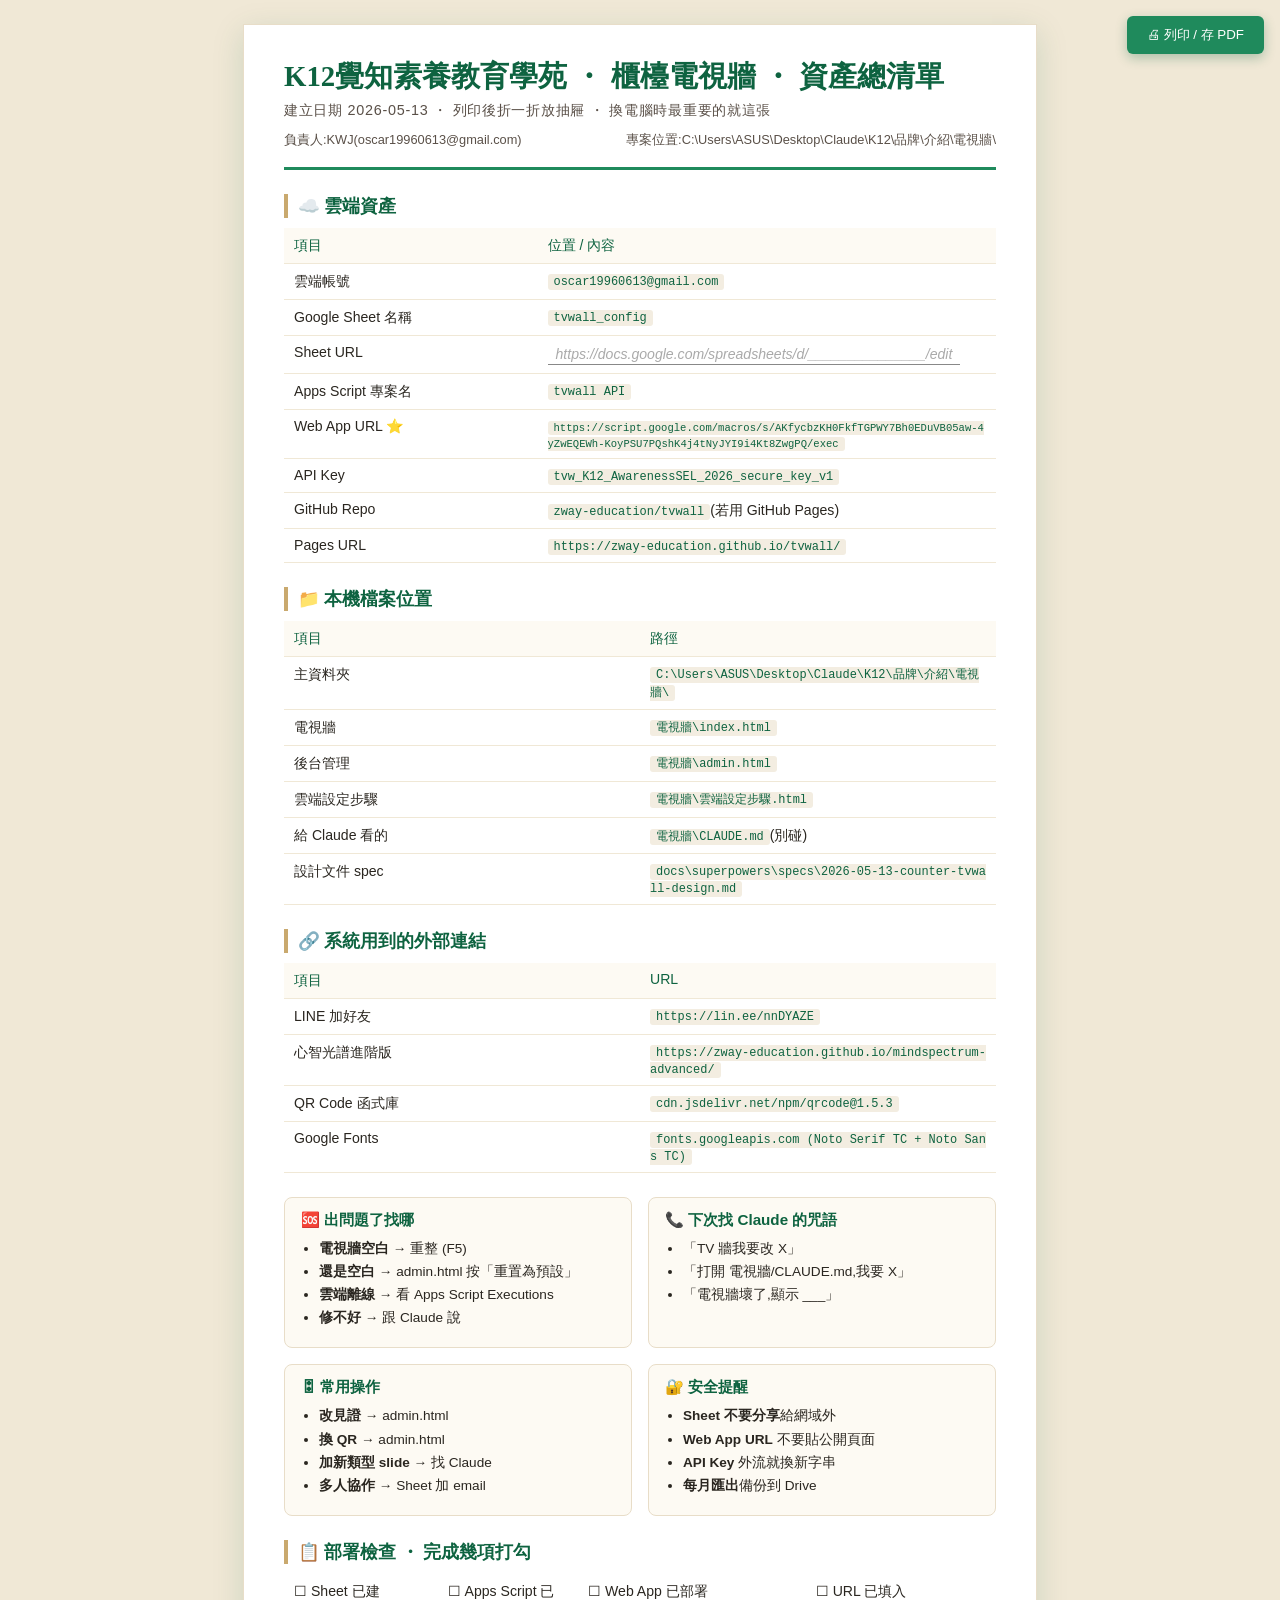
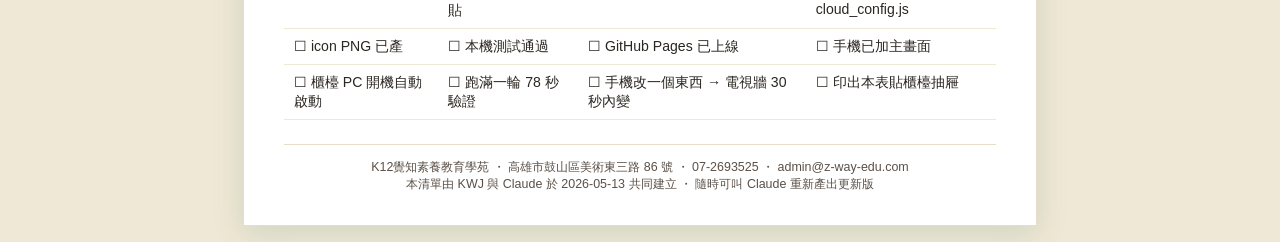
<file: 資產總清單.html>
<!DOCTYPE html>
<html lang="zh-Hant">
<head>
<meta charset="UTF-8">
<title>櫃檯電視牆 ・ 資產總清單(可印 A4)</title>
<link href="https://fonts.googleapis.com/css2?family=Noto+Sans+TC:wght@300;400;500;700;900&family=Noto+Serif+TC:wght@600;700;900&display=swap" rel="stylesheet">
<style>
  :root {
    --brand: #1f8a5c;
    --brand-deep: #0e6340;
    --accent: #c9a96e;
    --ink: #2a2620;
    --ink-soft: #5a5048;
    --border: #e8ddc8;
  }
  * { box-sizing:border-box; }
  body {
    font-family:"Noto Sans TC","PingFang TC",sans-serif;
    background:#f0e8d6; color:var(--ink);
    margin:0; padding:24px;
  }
  .page {
    max-width:794px;  /* A4 寬 */
    margin:0 auto;
    background:#fff;
    padding:32px 40px;
    box-shadow:0 8px 30px rgba(14,99,64,.15);
    border:1px solid var(--border);
  }
  header {
    border-bottom:3px solid var(--brand);
    padding-bottom:18px;
    margin-bottom:24px;
  }
  header h1 {
    font-family:"Noto Serif TC",serif;
    font-weight:900;
    color:var(--brand-deep);
    font-size:1.8rem;
    margin:0;
  }
  header .sub {
    color:var(--ink-soft);
    font-size:.9rem;
    margin-top:4px;
    letter-spacing:.05em;
  }
  .meta {
    display:flex; justify-content:space-between;
    font-size:.8rem; color:var(--ink-soft);
    margin-top:12px;
  }
  section {
    margin-bottom:24px;
  }
  h2 {
    font-family:"Noto Serif TC",serif;
    color:var(--brand-deep);
    font-size:1.1rem;
    padding-left:10px;
    border-left:4px solid var(--accent);
    margin:0 0 10px;
  }
  table {
    width:100%;
    border-collapse:collapse;
    font-size:.88rem;
  }
  td, th {
    padding:8px 10px;
    border-bottom:1px solid #f0e8d6;
    text-align:left;
    vertical-align:top;
  }
  th {
    background:#fdfaf3;
    color:var(--brand-deep);
    font-weight:500;
    width:32%;
  }
  td code {
    font-family:"Consolas",monospace;
    background:#f3ede1;
    padding:1px 6px;
    border-radius:3px;
    font-size:.85em;
    color:var(--brand-deep);
    word-break:break-all;
  }
  .fill {
    display:inline-block;
    min-width:280px;
    border-bottom:1px solid #888;
    padding:2px 8px;
    font-style:italic;
    color:#aaa;
  }
  .grid-2 {
    display:grid;
    grid-template-columns:1fr 1fr;
    gap:16px;
  }
  .box {
    background:#fdfaf3;
    border:1px solid var(--border);
    border-radius:8px;
    padding:12px 16px;
    font-size:.85rem;
  }
  .box h3 {
    font-size:.95rem;
    color:var(--brand-deep);
    margin:0 0 6px;
  }
  .box ul { padding-left:18px; margin:6px 0; line-height:1.7; }
  footer {
    margin-top:24px;
    padding-top:14px;
    border-top:1px solid var(--border);
    text-align:center;
    color:var(--ink-soft);
    font-size:.78rem;
  }
  .qr-claude {
    background:var(--brand-deep);
    color:#fff;
    padding:14px 18px;
    border-radius:8px;
    margin-top:16px;
    text-align:center;
    font-size:.9rem;
  }
  .qr-claude code { background:rgba(255,255,255,.15); color:#fff; }

  @media print {
    body { background:#fff; padding:0; }
    .page { box-shadow:none; border:none; padding:24px 28px; }
    .no-print { display:none !important; }
  }
  .print-btn {
    position:fixed; top:16px; right:16px;
    background:var(--brand); color:#fff;
    border:none; padding:10px 20px;
    border-radius:6px; cursor:pointer;
    font-family:inherit; font-weight:500;
    box-shadow:0 4px 12px rgba(14,99,64,.3);
  }
</style>
</head>
<body>

<button class="print-btn no-print" onclick="window.print()">🖨 列印 / 存 PDF</button>

<div class="page">

<header>
  <h1>K12覺知素養教育學苑 ・ 櫃檯電視牆 ・ 資產總清單</h1>
  <div class="sub">建立日期 2026-05-13 ・ 列印後折一折放抽屜 ・ 換電腦時最重要的就這張</div>
  <div class="meta">
    <span>負責人:KWJ(oscar19960613@gmail.com)</span>
    <span>專案位置:C:\Users\ASUS\Desktop\Claude\K12\品牌\介紹\電視牆\</span>
  </div>
</header>

<section>
  <h2>☁️ 雲端資產</h2>
  <table>
    <tr><th>項目</th><th>位置 / 內容</th></tr>
    <tr>
      <td>雲端帳號</td>
      <td><code>oscar19960613@gmail.com</code></td>
    </tr>
    <tr>
      <td>Google Sheet 名稱</td>
      <td><code>tvwall_config</code></td>
    </tr>
    <tr>
      <td>Sheet URL</td>
      <td><span class="fill">https://docs.google.com/spreadsheets/d/_______________/edit</span></td>
    </tr>
    <tr>
      <td>Apps Script 專案名</td>
      <td><code>tvwall API</code></td>
    </tr>
    <tr>
      <td>Web App URL ⭐</td>
      <td><code style="font-size:.75em">https://script.google.com/macros/s/AKfycbzKH0FkfTGPWY7Bh0EDuVB05aw-4yZwEQEWh-KoyPSU7PQshK4j4tNyJYI9i4Kt8ZwgPQ/exec</code></td>
    </tr>
    <tr>
      <td>API Key</td>
      <td><code>tvw_K12_AwarenessSEL_2026_secure_key_v1</code></td>
    </tr>
    <tr>
      <td>GitHub Repo</td>
      <td><code>zway-education/tvwall</code>(若用 GitHub Pages)</td>
    </tr>
    <tr>
      <td>Pages URL</td>
      <td><code>https://zway-education.github.io/tvwall/</code></td>
    </tr>
  </table>
</section>

<section>
  <h2>📁 本機檔案位置</h2>
  <table>
    <tr><th>項目</th><th>路徑</th></tr>
    <tr>
      <td>主資料夾</td>
      <td><code>C:\Users\ASUS\Desktop\Claude\K12\品牌\介紹\電視牆\</code></td>
    </tr>
    <tr>
      <td>電視牆</td>
      <td><code>電視牆\index.html</code></td>
    </tr>
    <tr>
      <td>後台管理</td>
      <td><code>電視牆\admin.html</code></td>
    </tr>
    <tr>
      <td>雲端設定步驟</td>
      <td><code>電視牆\雲端設定步驟.html</code></td>
    </tr>
    <tr>
      <td>給 Claude 看的</td>
      <td><code>電視牆\CLAUDE.md</code>(別碰)</td>
    </tr>
    <tr>
      <td>設計文件 spec</td>
      <td><code>docs\superpowers\specs\2026-05-13-counter-tvwall-design.md</code></td>
    </tr>
  </table>
</section>

<section>
  <h2>🔗 系統用到的外部連結</h2>
  <table>
    <tr><th>項目</th><th>URL</th></tr>
    <tr><td>LINE 加好友</td><td><code>https://lin.ee/nnDYAZE</code></td></tr>
    <tr><td>心智光譜進階版</td><td><code>https://zway-education.github.io/mindspectrum-advanced/</code></td></tr>
    <tr><td>QR Code 函式庫</td><td><code>cdn.jsdelivr.net/npm/qrcode@1.5.3</code></td></tr>
    <tr><td>Google Fonts</td><td><code>fonts.googleapis.com (Noto Serif TC + Noto Sans TC)</code></td></tr>
  </table>
</section>

<section class="grid-2">

  <div class="box">
    <h3>🆘 出問題了找哪</h3>
    <ul>
      <li><b>電視牆空白</b> → 重整 (F5)</li>
      <li><b>還是空白</b> → admin.html 按「重置為預設」</li>
      <li><b>雲端離線</b> → 看 Apps Script Executions</li>
      <li><b>修不好</b> → 跟 Claude 說</li>
    </ul>
  </div>

  <div class="box">
    <h3>📞 下次找 Claude 的咒語</h3>
    <ul>
      <li>「TV 牆我要改 X」</li>
      <li>「打開 電視牆/CLAUDE.md,我要 X」</li>
      <li>「電視牆壞了,顯示 ___」</li>
    </ul>
  </div>

  <div class="box">
    <h3>🎛 常用操作</h3>
    <ul>
      <li><b>改見證</b> → admin.html</li>
      <li><b>換 QR</b> → admin.html</li>
      <li><b>加新類型 slide</b> → 找 Claude</li>
      <li><b>多人協作</b> → Sheet 加 email</li>
    </ul>
  </div>

  <div class="box">
    <h3>🔐 安全提醒</h3>
    <ul>
      <li><b>Sheet 不要分享</b>給網域外</li>
      <li><b>Web App URL</b> 不要貼公開頁面</li>
      <li><b>API Key</b> 外流就換新字串</li>
      <li><b>每月匯出</b>備份到 Drive</li>
    </ul>
  </div>

</section>

<section>
  <h2>📋 部署檢查 ・ 完成幾項打勾</h2>
  <table>
    <tr>
      <td>☐ Sheet 已建</td>
      <td>☐ Apps Script 已貼</td>
      <td>☐ Web App 已部署</td>
      <td>☐ URL 已填入 cloud_config.js</td>
    </tr>
    <tr>
      <td>☐ icon PNG 已產</td>
      <td>☐ 本機測試通過</td>
      <td>☐ GitHub Pages 已上線</td>
      <td>☐ 手機已加主畫面</td>
    </tr>
    <tr>
      <td>☐ 櫃檯 PC 開機自動啟動</td>
      <td>☐ 跑滿一輪 78 秒驗證</td>
      <td>☐ 手機改一個東西 → 電視牆 30 秒內變</td>
      <td>☐ 印出本表貼櫃檯抽屜</td>
    </tr>
  </table>
</section>

<footer>
  K12覺知素養教育學苑 ・ 高雄市鼓山區美術東三路 86 號 ・ 07-2693525 ・ admin@z-way-edu.com<br>
  本清單由 KWJ 與 Claude 於 2026-05-13 共同建立 ・ 隨時可叫 Claude 重新產出更新版
</footer>

</div>

</body>
</html>
</file>
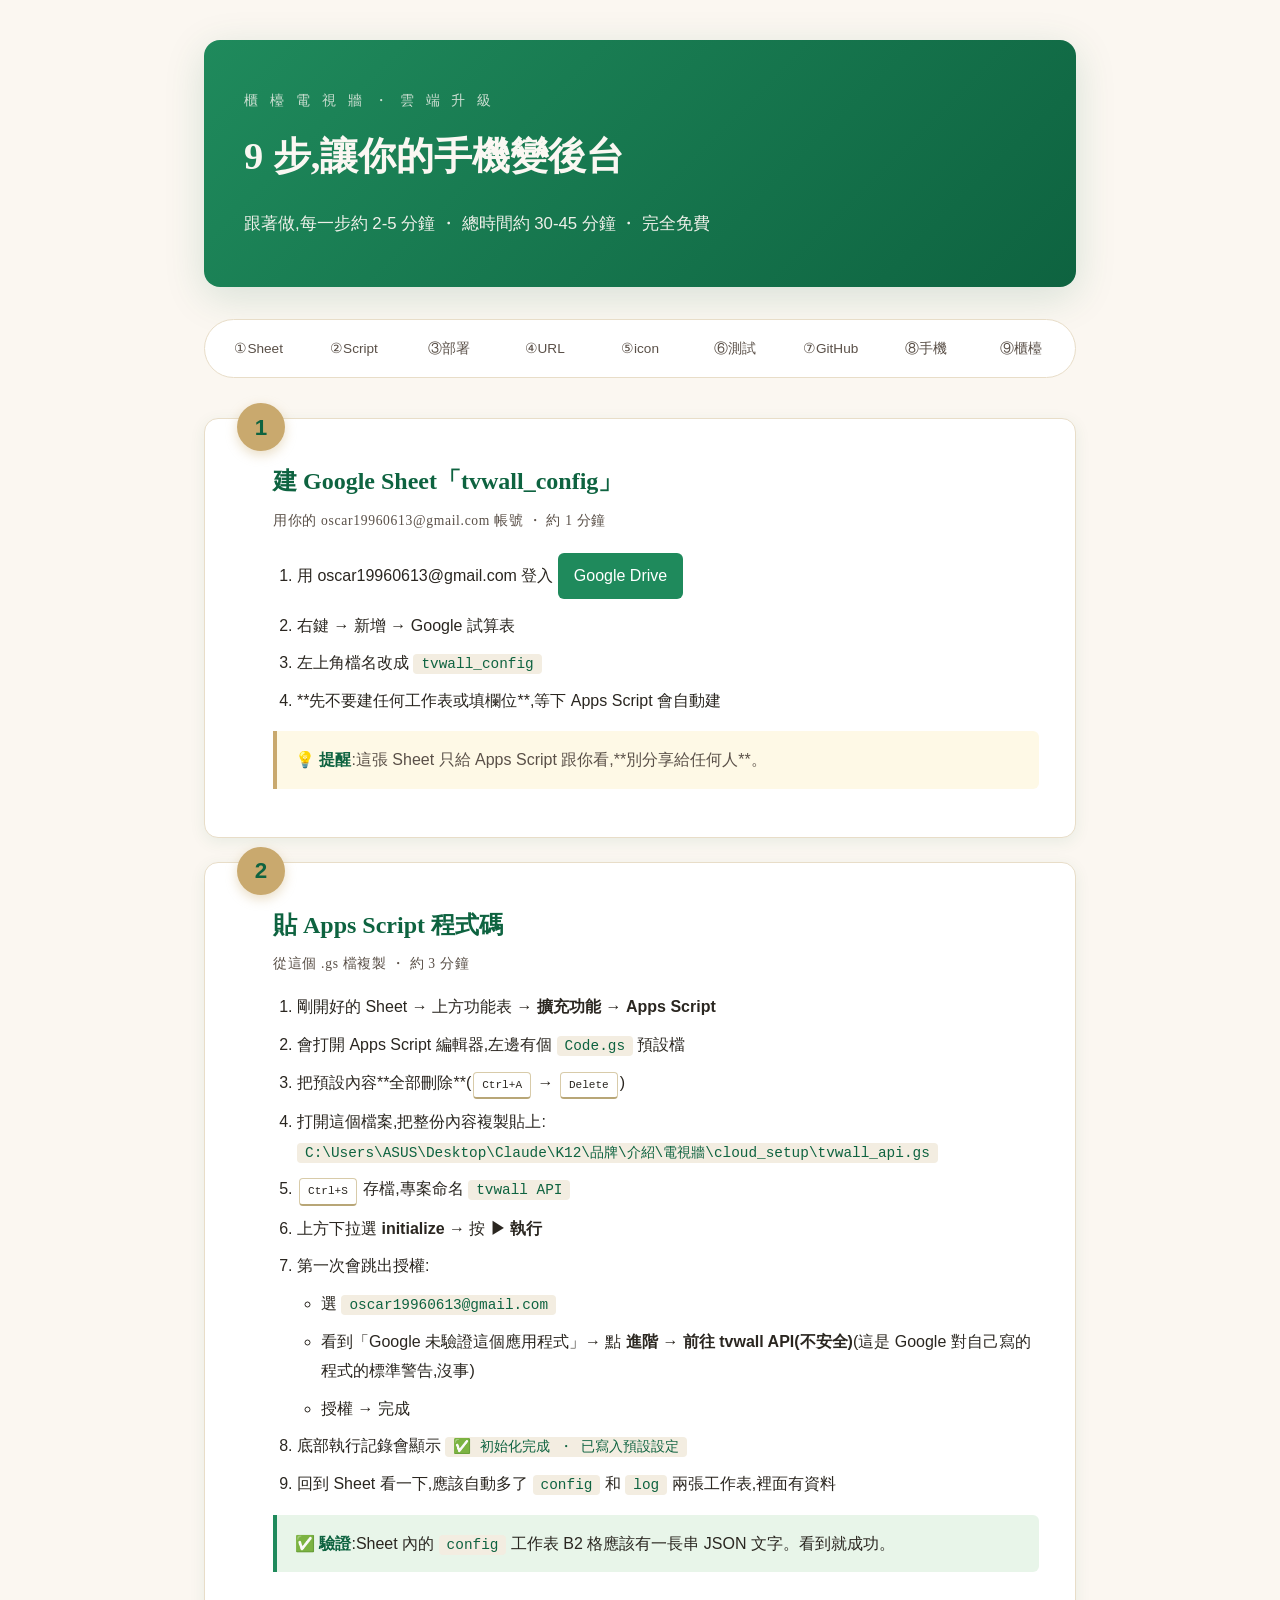
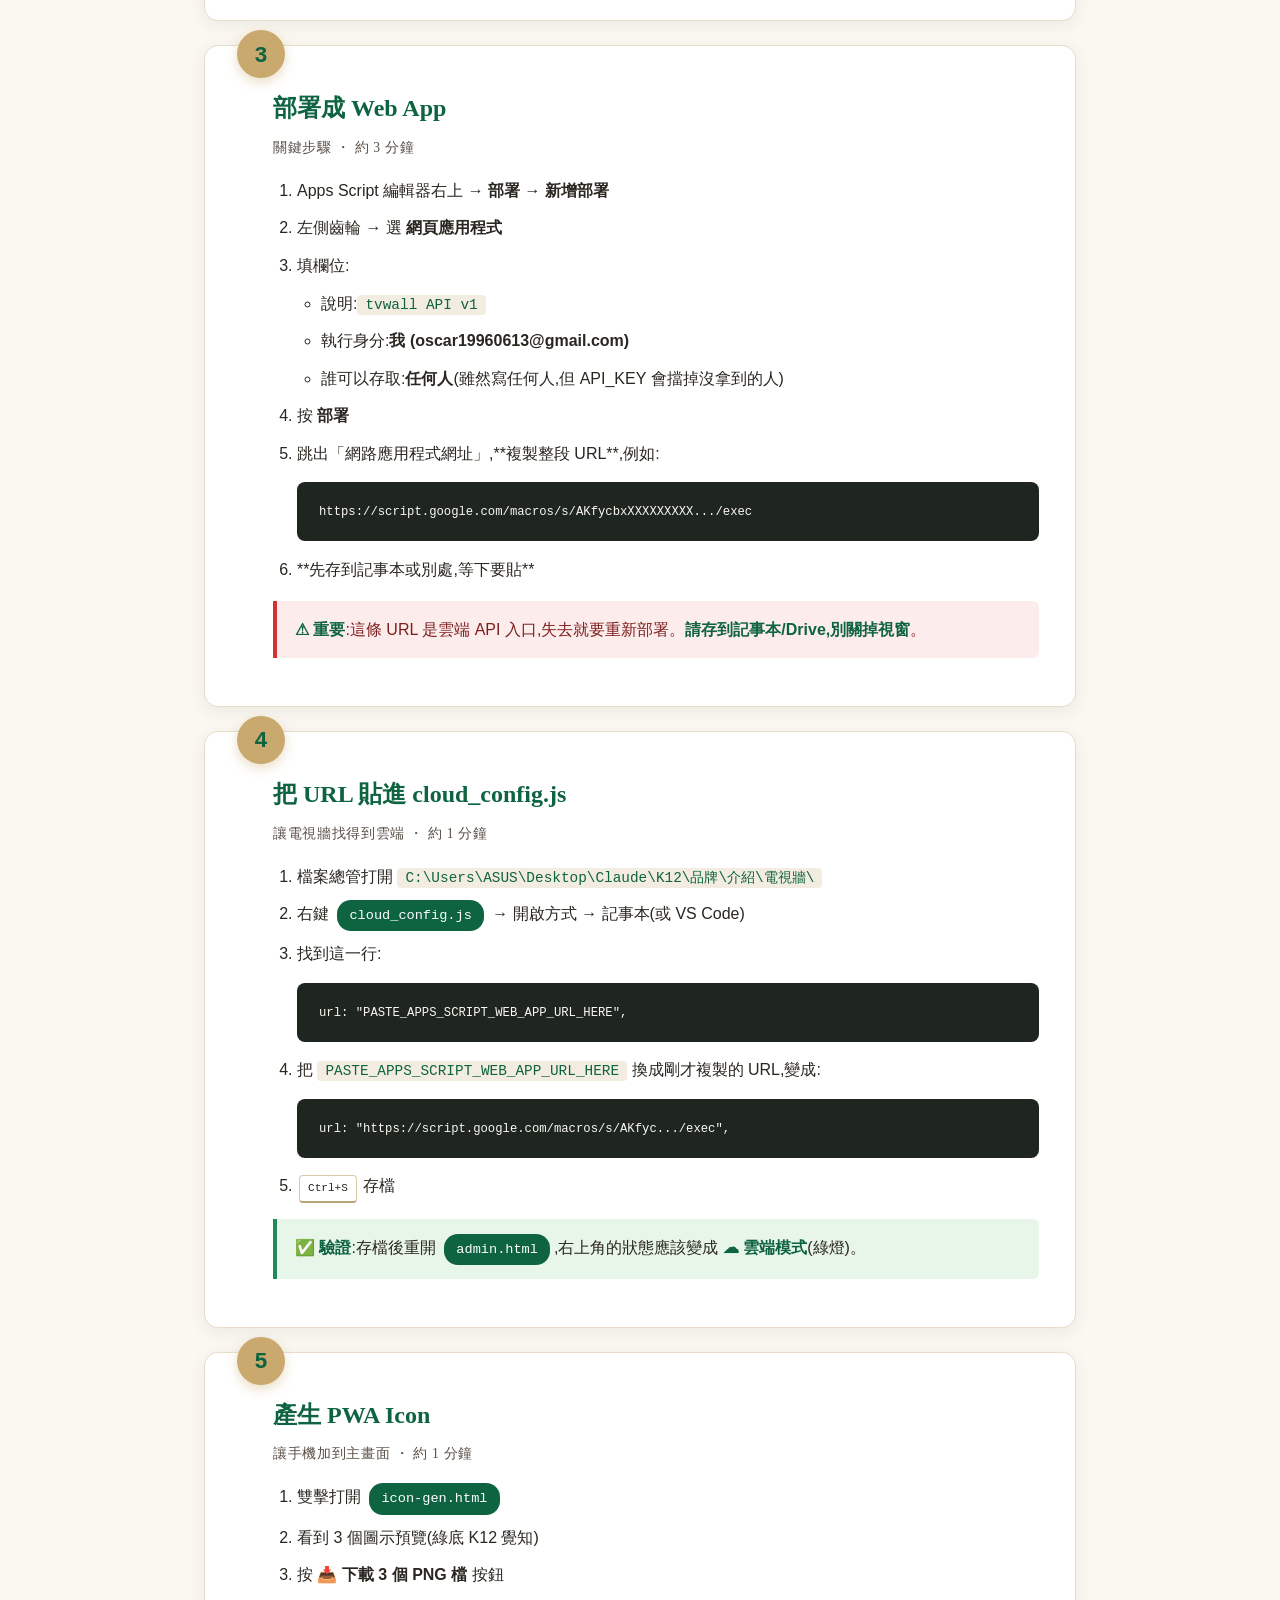
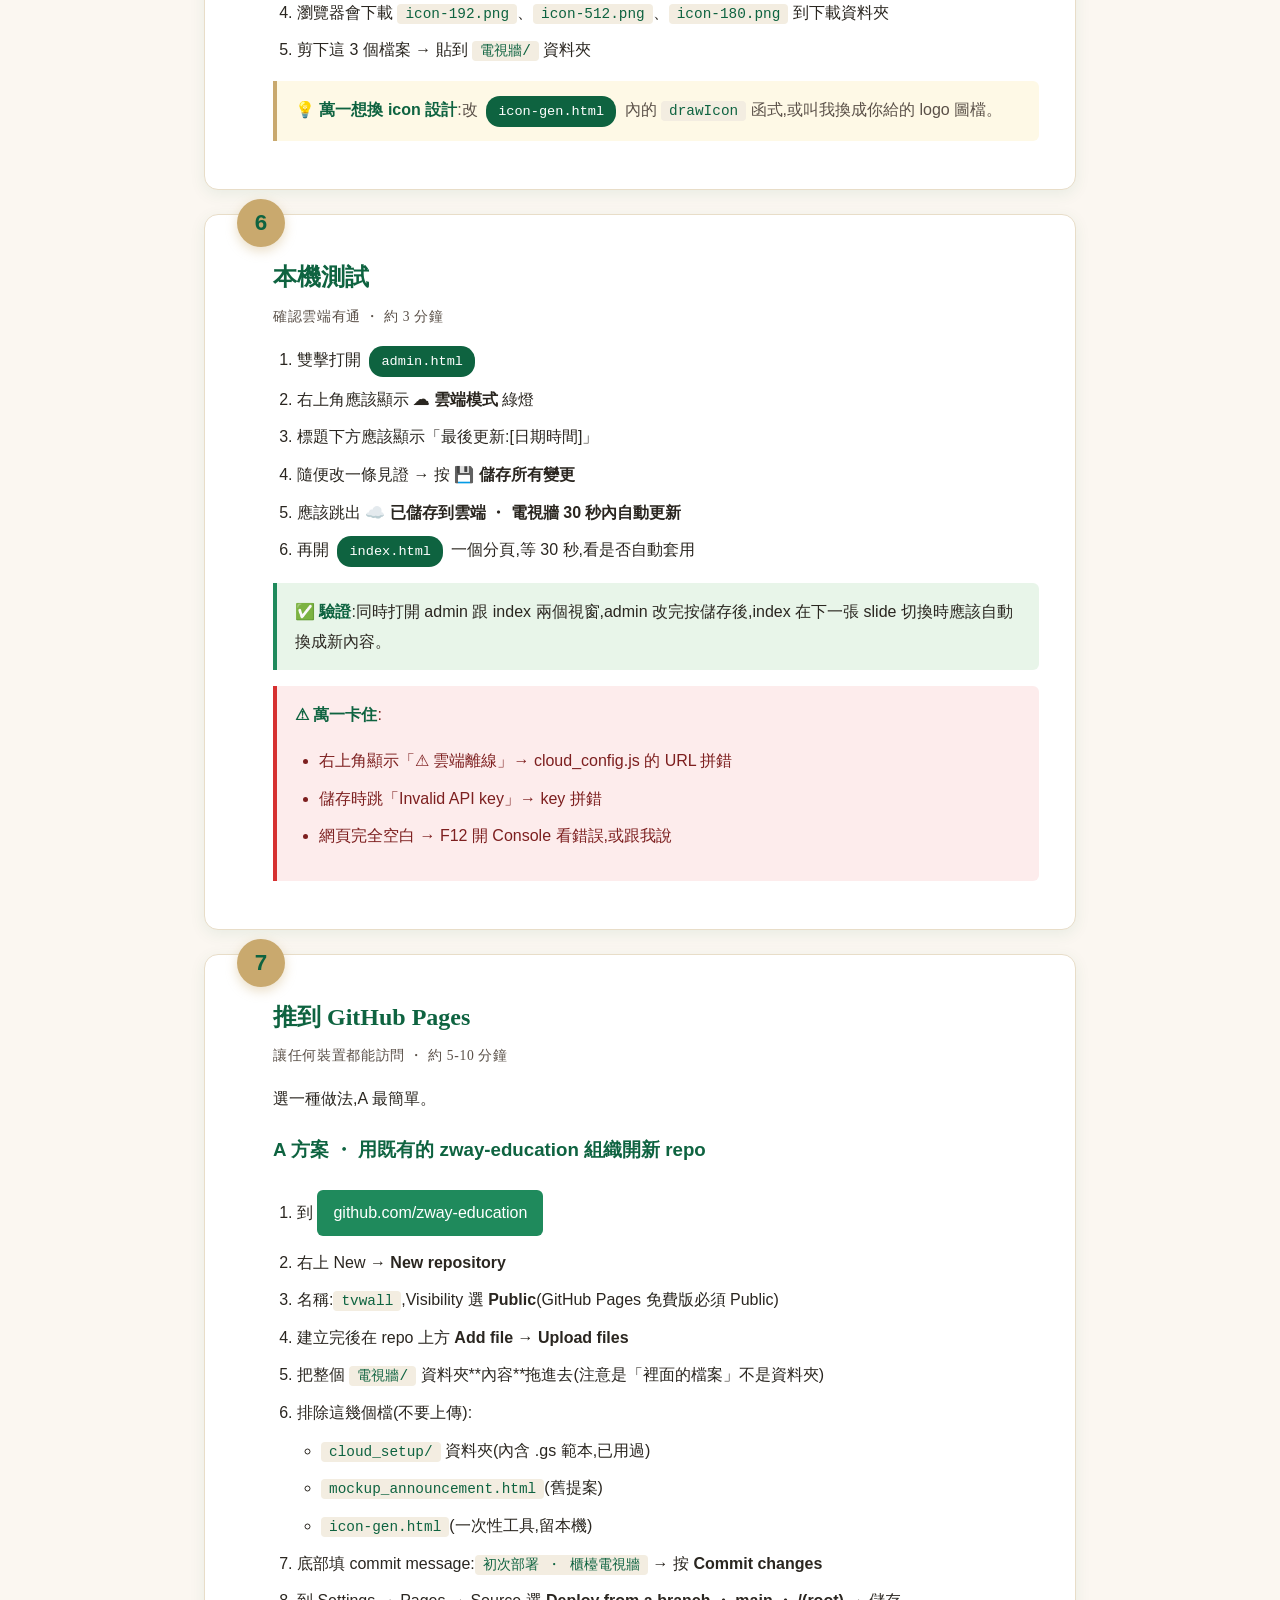
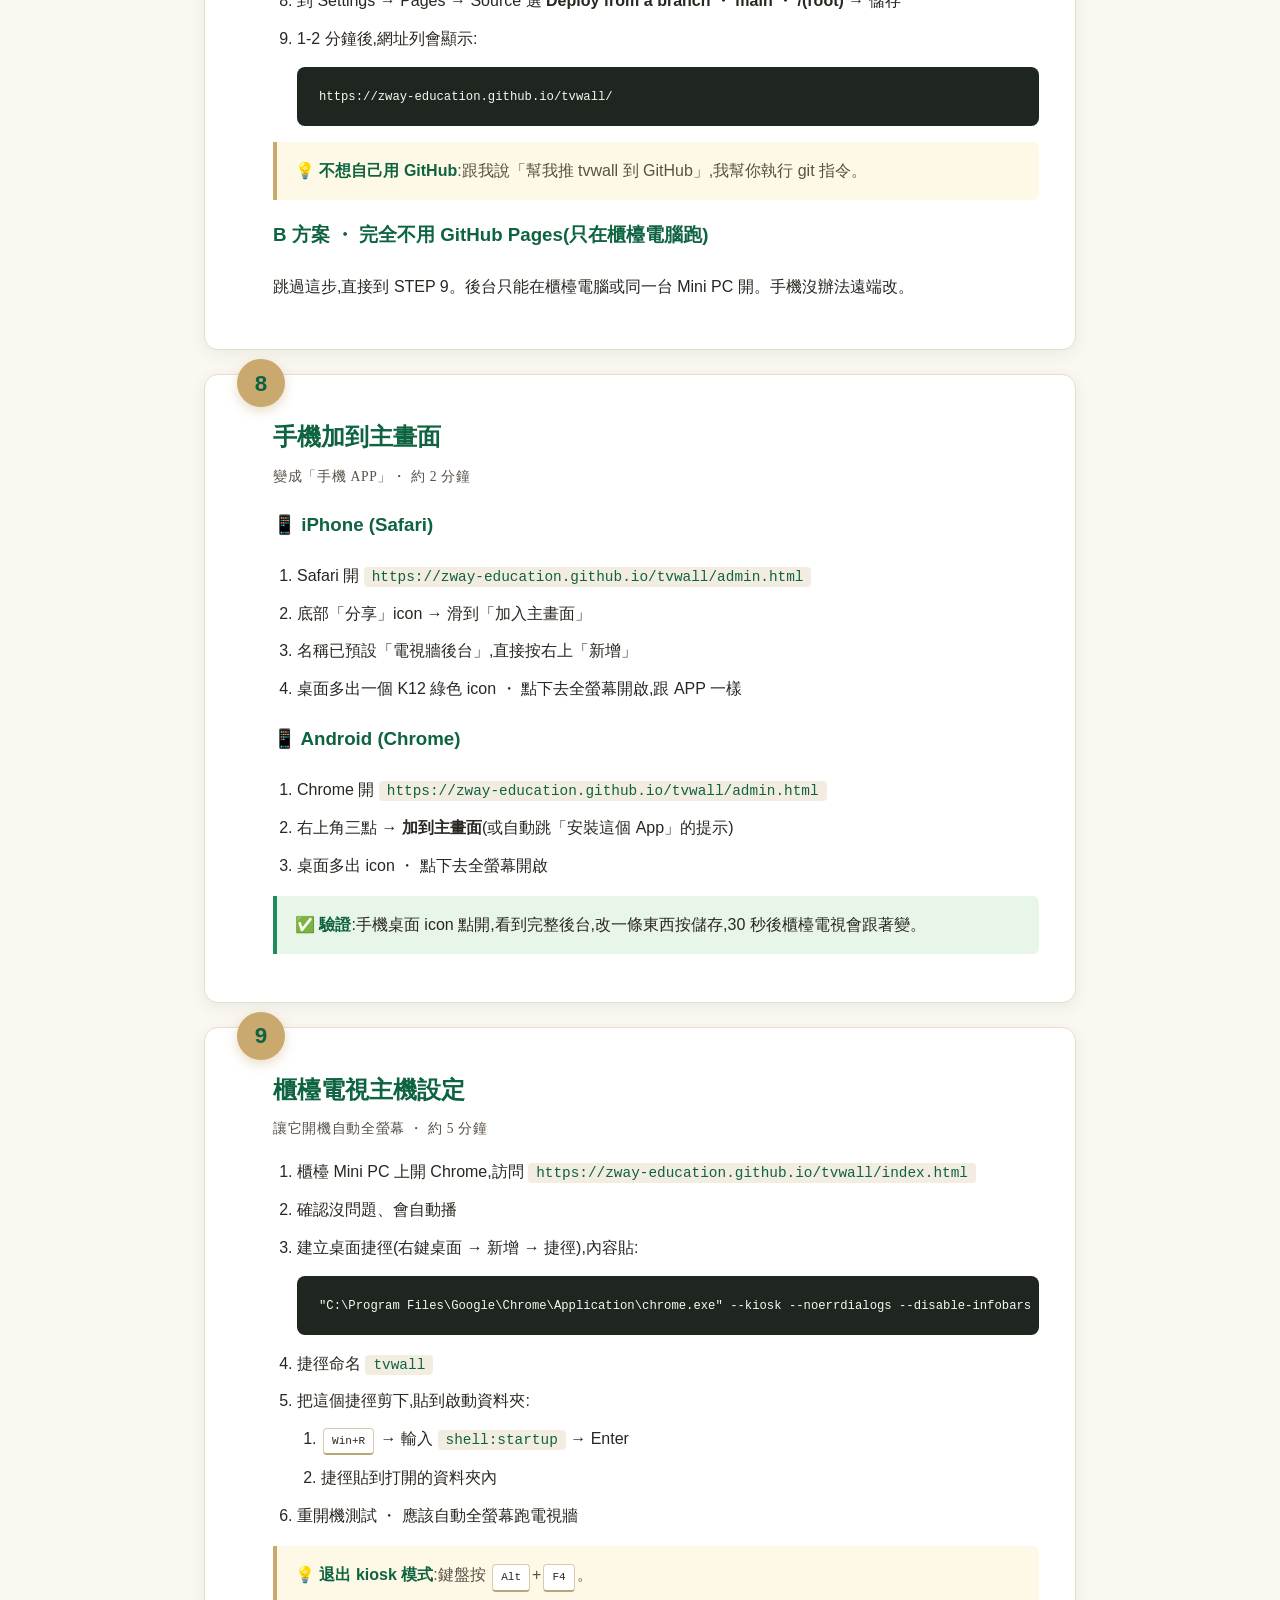
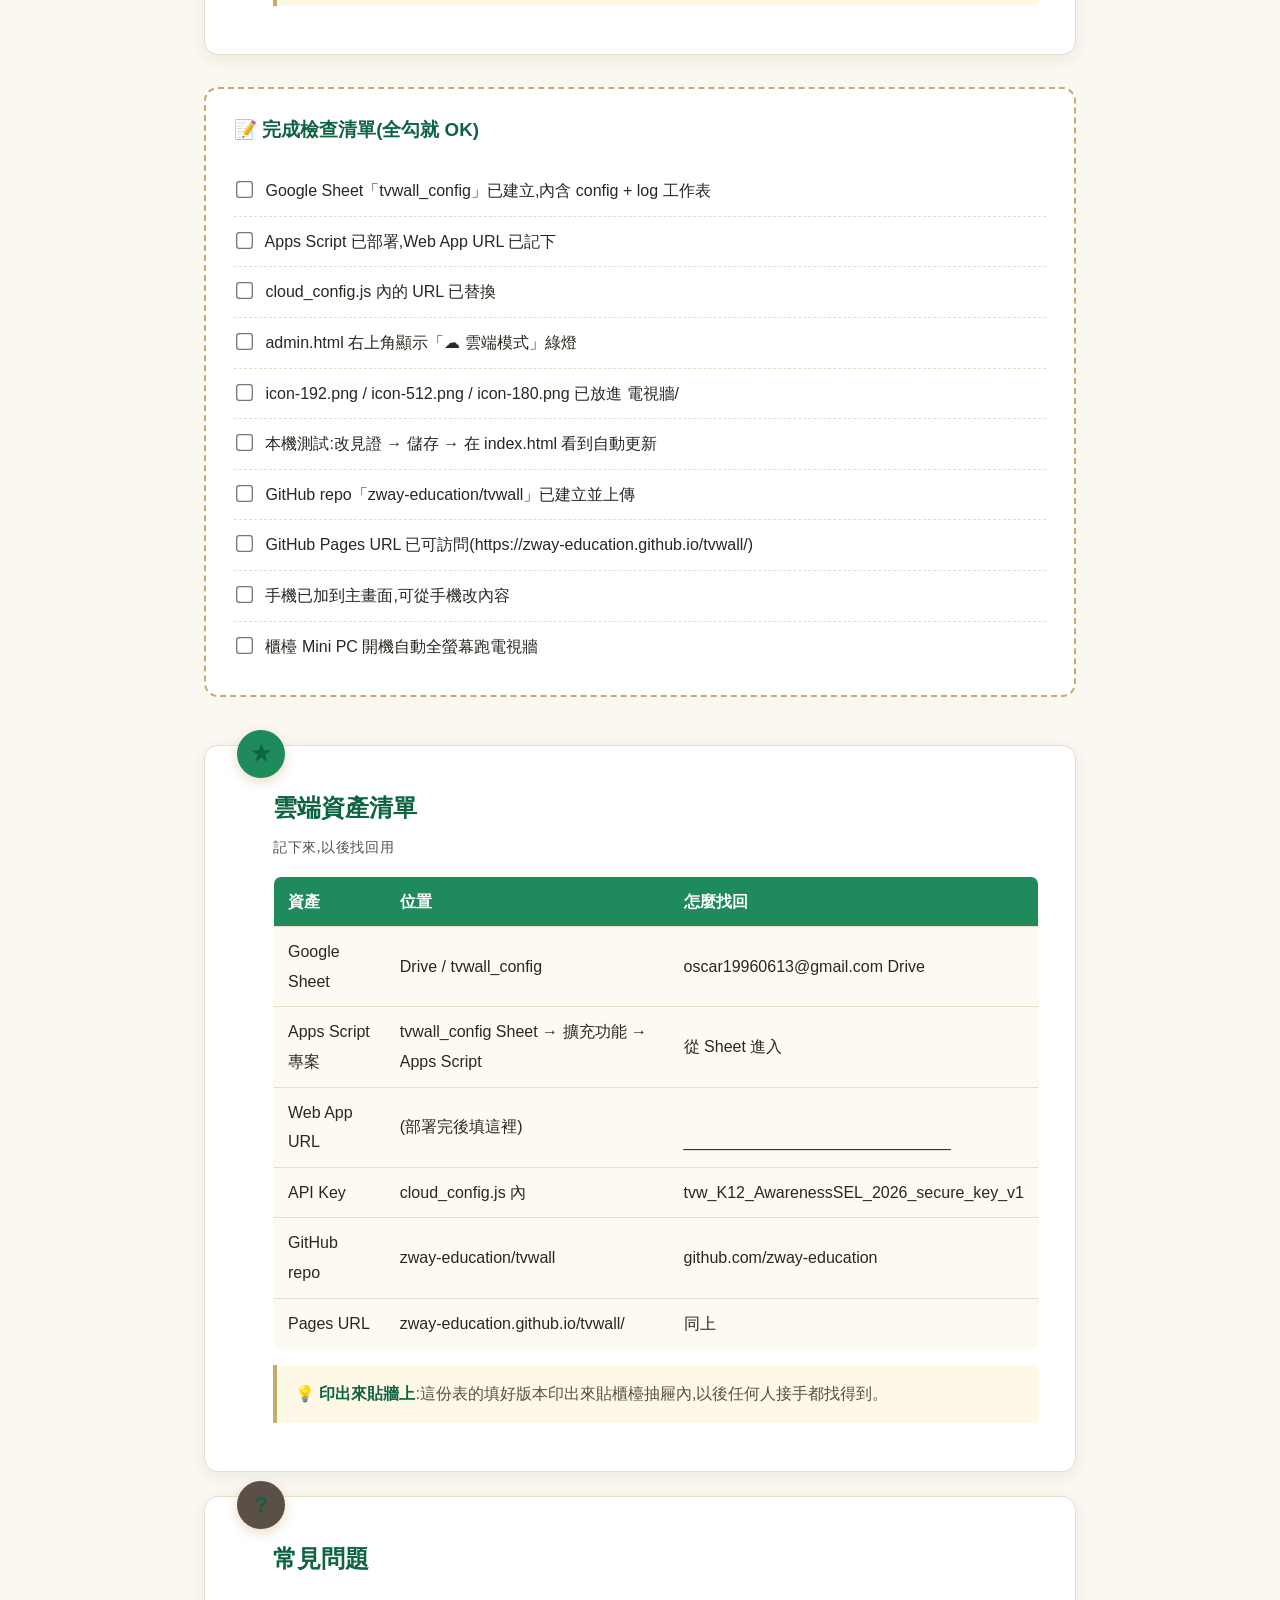
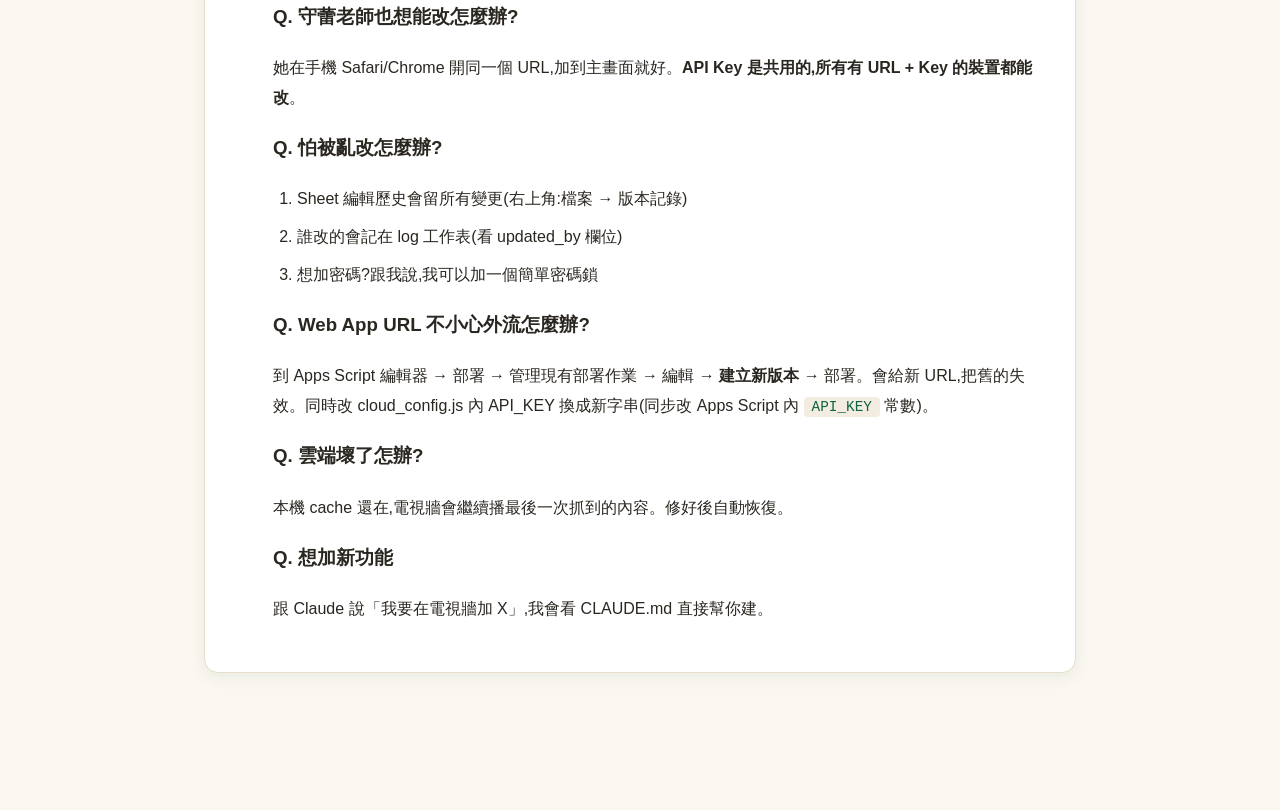
<file: 雲端設定步驟.html>
<!DOCTYPE html>
<html lang="zh-Hant">
<head>
<meta charset="UTF-8">
<meta name="viewport" content="width=device-width,initial-scale=1">
<title>雲端設定步驟 ・ 給 KWJ 一步步照做</title>
<link href="https://fonts.googleapis.com/css2?family=Noto+Sans+TC:wght@300;400;500;700;900&family=Noto+Serif+TC:wght@600;700&display=swap" rel="stylesheet">
<style>
  :root {
    --brand: #1f8a5c;
    --brand-deep: #0e6340;
    --accent: #c9a96e;
    --cream: #faf7f2;
    --ink: #2a2620;
    --ink-soft: #5a5048;
    --bg: #fbf7f1;
    --card: #fff;
    --border: #e8ddc8;
  }
  * { box-sizing:border-box; }
  body {
    margin:0; font-family:"Noto Sans TC","PingFang TC","Microsoft JhengHei",sans-serif;
    color:var(--ink); background:var(--bg); line-height:1.85;
  }
  .container { max-width:920px; margin:0 auto; padding:40px 24px 120px; }
  .hero {
    background:linear-gradient(135deg, var(--brand) 0%, var(--brand-deep) 100%);
    color:var(--cream);
    padding:48px 40px;
    border-radius:16px;
    margin-bottom:32px;
    box-shadow:0 10px 40px rgba(14,99,64,.15);
  }
  .hero .label { font-size:.85rem; letter-spacing:.3em; opacity:.8; margin-bottom:8px; }
  .hero h1 { font-family:"Noto Serif TC",serif; font-weight:700; font-size:2.4rem; margin:0 0 16px; }
  .hero p { margin:0; opacity:.95; font-size:1.05rem; }

  .step {
    background:var(--card);
    border-radius:14px;
    padding:32px 36px;
    margin-bottom:24px;
    box-shadow:0 4px 16px rgba(14,99,64,.08);
    border:1px solid var(--border);
    position:relative;
  }
  .step-number {
    position:absolute; top:-16px; left:32px;
    background:var(--accent);
    color:var(--brand-deep);
    width:48px; height:48px;
    border-radius:50%;
    display:flex; align-items:center; justify-content:center;
    font-weight:900; font-size:1.4rem;
    box-shadow:0 4px 12px rgba(201,169,110,.4);
  }
  .step h2 {
    font-family:"Noto Serif TC",serif;
    color:var(--brand-deep);
    font-size:1.5rem;
    margin:8px 0 16px 32px;
  }
  .step h2 small {
    display:block;
    font-size:.85rem;
    font-weight:400;
    color:var(--ink-soft);
    margin-top:4px;
    letter-spacing:.05em;
  }
  .step .body { padding-left:32px; }
  ol, ul { padding-left:24px; }
  li { margin:8px 0; }
  code {
    background:#f3ede1;
    color:var(--brand-deep);
    padding:2px 8px;
    border-radius:4px;
    font-size:.9em;
    font-family:"Consolas","Source Code Pro",monospace;
    word-break:break-all;
  }
  pre {
    background:#1f2620;
    color:#faf7f2;
    padding:18px 22px;
    border-radius:8px;
    overflow-x:auto;
    font-size:.85rem;
    line-height:1.7;
    font-family:"Consolas","Source Code Pro",monospace;
  }
  pre code { background:none; color:inherit; padding:0; }
  .keyboard {
    display:inline-block;
    background:#fff;
    border:1px solid #d8cba9;
    border-bottom:2px solid #b8a677;
    padding:2px 8px;
    border-radius:4px;
    font-family:monospace;
    font-size:.85em;
    color:var(--ink);
    margin:0 2px;
  }
  .warn {
    background:#fdecec; border-left:4px solid #d63030;
    padding:14px 18px; border-radius:0 6px 6px 0;
    margin:16px 0; color:#7d1f1f;
  }
  .note {
    background:#fef9e6; border-left:4px solid var(--accent);
    padding:14px 18px; border-radius:0 6px 6px 0;
    margin:16px 0; color:var(--ink-soft);
  }
  .note strong, .warn strong { color:var(--brand-deep); }
  .check {
    background:#e8f5e9; border-left:4px solid var(--brand);
    padding:14px 18px; border-radius:0 6px 6px 0;
    margin:16px 0;
  }
  .check strong { color:var(--brand-deep); }
  .progress-bar {
    display:flex;
    justify-content:space-between;
    margin:24px 0 40px;
    background:#fff;
    border-radius:30px;
    padding:6px;
    border:1px solid var(--border);
  }
  .progress-bar a {
    flex:1; text-align:center;
    padding:10px;
    text-decoration:none;
    color:var(--ink-soft);
    border-radius:24px;
    font-size:.85rem;
    transition:all .15s;
  }
  .progress-bar a:hover { background:var(--brand); color:#fff; }
  .open-link {
    display:inline-block;
    background:var(--brand);
    color:#fff;
    padding:8px 16px;
    border-radius:6px;
    text-decoration:none;
    font-weight:500;
    margin:4px 0;
    transition:background .15s;
  }
  .open-link:hover { background:var(--brand-deep); }
  table {
    width:100%;
    border-collapse:collapse;
    margin:16px 0;
    background:#fdfaf3;
    border-radius:8px;
    overflow:hidden;
    border:1px solid var(--border);
  }
  th, td { padding:10px 14px; text-align:left; border-bottom:1px solid var(--border); }
  th { background:var(--brand); color:#fff; }
  tr:last-child td { border:none; }

  .checklist {
    background:#fff;
    border:2px dashed var(--accent);
    border-radius:14px;
    padding:24px 28px;
    margin-top:32px;
  }
  .checklist h3 { color:var(--brand-deep); margin-top:0; }
  .checklist label {
    display:block;
    padding:10px 0;
    cursor:pointer;
    border-bottom:1px dashed var(--border);
  }
  .checklist label:last-child { border:none; }
  .checklist input[type=checkbox] { margin-right:10px; transform:scale(1.3); }
  .checklist label:has(input:checked) { color:var(--ink-soft); text-decoration:line-through; }

  .file-pill {
    display:inline-block;
    background:var(--brand-deep);
    color:#fff;
    padding:3px 12px;
    border-radius:14px;
    font-size:.85rem;
    font-family:monospace;
    margin:0 4px;
  }
</style>
</head>
<body>

<div class="container">

  <div class="hero">
    <div class="label">櫃 檯 電 視 牆 ・ 雲 端 升 級</div>
    <h1>9 步,讓你的手機變後台</h1>
    <p>跟著做,每一步約 2-5 分鐘 ・ 總時間約 30-45 分鐘 ・ 完全免費</p>
  </div>

  <div class="progress-bar">
    <a href="#step1">①Sheet</a>
    <a href="#step2">②Script</a>
    <a href="#step3">③部署</a>
    <a href="#step4">④URL</a>
    <a href="#step5">⑤icon</a>
    <a href="#step6">⑥測試</a>
    <a href="#step7">⑦GitHub</a>
    <a href="#step8">⑧手機</a>
    <a href="#step9">⑨櫃檯</a>
  </div>

  <!-- ============== STEP 1 ============== -->
  <section class="step" id="step1">
    <div class="step-number">1</div>
    <h2>建 Google Sheet「tvwall_config」<small>用你的 oscar19960613@gmail.com 帳號 ・ 約 1 分鐘</small></h2>
    <div class="body">
      <ol>
        <li>用 oscar19960613@gmail.com 登入 <a href="https://drive.google.com" target="_blank" class="open-link">Google Drive</a></li>
        <li>右鍵 → 新增 → Google 試算表</li>
        <li>左上角檔名改成 <code>tvwall_config</code></li>
        <li>**先不要建任何工作表或填欄位**,等下 Apps Script 會自動建</li>
      </ol>
      <div class="note">
        <strong>💡 提醒</strong>:這張 Sheet 只給 Apps Script 跟你看,**別分享給任何人**。
      </div>
    </div>
  </section>

  <!-- ============== STEP 2 ============== -->
  <section class="step" id="step2">
    <div class="step-number">2</div>
    <h2>貼 Apps Script 程式碼<small>從這個 .gs 檔複製 ・ 約 3 分鐘</small></h2>
    <div class="body">
      <ol>
        <li>剛開好的 Sheet → 上方功能表 → <strong>擴充功能</strong> → <strong>Apps Script</strong></li>
        <li>會打開 Apps Script 編輯器,左邊有個 <code>Code.gs</code> 預設檔</li>
        <li>把預設內容**全部刪除**(<span class="keyboard">Ctrl+A</span> → <span class="keyboard">Delete</span>)</li>
        <li>打開這個檔案,把整份內容複製貼上:
          <br><code>C:\Users\ASUS\Desktop\Claude\K12\品牌\介紹\電視牆\cloud_setup\tvwall_api.gs</code>
        </li>
        <li><span class="keyboard">Ctrl+S</span> 存檔,專案命名 <code>tvwall API</code></li>
        <li>上方下拉選 <strong>initialize</strong> → 按 <strong>▶ 執行</strong></li>
        <li>第一次會跳出授權:
          <ul>
            <li>選 <code>oscar19960613@gmail.com</code></li>
            <li>看到「Google 未驗證這個應用程式」→ 點 <strong>進階</strong> → <strong>前往 tvwall API(不安全)</strong>(這是 Google 對自己寫的程式的標準警告,沒事)</li>
            <li>授權 → 完成</li>
          </ul>
        </li>
        <li>底部執行記錄會顯示 <code>✅ 初始化完成 ・ 已寫入預設設定</code></li>
        <li>回到 Sheet 看一下,應該自動多了 <code>config</code> 和 <code>log</code> 兩張工作表,裡面有資料</li>
      </ol>
      <div class="check">
        <strong>✅ 驗證</strong>:Sheet 內的 <code>config</code> 工作表 B2 格應該有一長串 JSON 文字。看到就成功。
      </div>
    </div>
  </section>

  <!-- ============== STEP 3 ============== -->
  <section class="step" id="step3">
    <div class="step-number">3</div>
    <h2>部署成 Web App<small>關鍵步驟 ・ 約 3 分鐘</small></h2>
    <div class="body">
      <ol>
        <li>Apps Script 編輯器右上 → <strong>部署</strong> → <strong>新增部署</strong></li>
        <li>左側齒輪 → 選 <strong>網頁應用程式</strong></li>
        <li>填欄位:
          <ul>
            <li>說明:<code>tvwall API v1</code></li>
            <li>執行身分:<strong>我 (oscar19960613@gmail.com)</strong></li>
            <li>誰可以存取:<strong>任何人</strong>(雖然寫任何人,但 API_KEY 會擋掉沒拿到的人)</li>
          </ul>
        </li>
        <li>按 <strong>部署</strong></li>
        <li>跳出「網路應用程式網址」,**複製整段 URL**,例如:
          <pre><code>https://script.google.com/macros/s/AKfycbxXXXXXXXXX.../exec</code></pre>
        </li>
        <li>**先存到記事本或別處,等下要貼**</li>
      </ol>
      <div class="warn">
        <strong>⚠ 重要</strong>:這條 URL 是雲端 API 入口,失去就要重新部署。<strong>請存到記事本/Drive,別關掉視窗</strong>。
      </div>
    </div>
  </section>

  <!-- ============== STEP 4 ============== -->
  <section class="step" id="step4">
    <div class="step-number">4</div>
    <h2>把 URL 貼進 cloud_config.js<small>讓電視牆找得到雲端 ・ 約 1 分鐘</small></h2>
    <div class="body">
      <ol>
        <li>檔案總管打開 <code>C:\Users\ASUS\Desktop\Claude\K12\品牌\介紹\電視牆\</code></li>
        <li>右鍵 <span class="file-pill">cloud_config.js</span> → 開啟方式 → 記事本(或 VS Code)</li>
        <li>找到這一行:
          <pre><code>url: "PASTE_APPS_SCRIPT_WEB_APP_URL_HERE",</code></pre>
        </li>
        <li>把 <code>PASTE_APPS_SCRIPT_WEB_APP_URL_HERE</code> 換成剛才複製的 URL,變成:
          <pre><code>url: "https://script.google.com/macros/s/AKfyc.../exec",</code></pre>
        </li>
        <li><span class="keyboard">Ctrl+S</span> 存檔</li>
      </ol>
      <div class="check">
        <strong>✅ 驗證</strong>:存檔後重開 <span class="file-pill">admin.html</span>,右上角的狀態應該變成 <strong>☁ 雲端模式</strong>(綠燈)。
      </div>
    </div>
  </section>

  <!-- ============== STEP 5 ============== -->
  <section class="step" id="step5">
    <div class="step-number">5</div>
    <h2>產生 PWA Icon<small>讓手機加到主畫面 ・ 約 1 分鐘</small></h2>
    <div class="body">
      <ol>
        <li>雙擊打開 <span class="file-pill">icon-gen.html</span></li>
        <li>看到 3 個圖示預覽(綠底 K12 覺知)</li>
        <li>按 <strong>📥 下載 3 個 PNG 檔</strong> 按鈕</li>
        <li>瀏覽器會下載 <code>icon-192.png</code>、<code>icon-512.png</code>、<code>icon-180.png</code> 到下載資料夾</li>
        <li>剪下這 3 個檔案 → 貼到 <code>電視牆/</code> 資料夾</li>
      </ol>
      <div class="note">
        <strong>💡 萬一想換 icon 設計</strong>:改 <span class="file-pill">icon-gen.html</span> 內的 <code>drawIcon</code> 函式,或叫我換成你給的 logo 圖檔。
      </div>
    </div>
  </section>

  <!-- ============== STEP 6 ============== -->
  <section class="step" id="step6">
    <div class="step-number">6</div>
    <h2>本機測試<small>確認雲端有通 ・ 約 3 分鐘</small></h2>
    <div class="body">
      <ol>
        <li>雙擊打開 <span class="file-pill">admin.html</span></li>
        <li>右上角應該顯示 <strong>☁ 雲端模式</strong> 綠燈</li>
        <li>標題下方應該顯示「最後更新:[日期時間]」</li>
        <li>隨便改一條見證 → 按 <strong>💾 儲存所有變更</strong></li>
        <li>應該跳出 <strong>☁️ 已儲存到雲端 ・ 電視牆 30 秒內自動更新</strong></li>
        <li>再開 <span class="file-pill">index.html</span> 一個分頁,等 30 秒,看是否自動套用</li>
      </ol>
      <div class="check">
        <strong>✅ 驗證</strong>:同時打開 admin 跟 index 兩個視窗,admin 改完按儲存後,index 在下一張 slide 切換時應該自動換成新內容。
      </div>
      <div class="warn">
        <strong>⚠ 萬一卡住</strong>:
        <ul>
          <li>右上角顯示「⚠ 雲端離線」→ cloud_config.js 的 URL 拼錯</li>
          <li>儲存時跳「Invalid API key」→ key 拼錯</li>
          <li>網頁完全空白 → F12 開 Console 看錯誤,或跟我說</li>
        </ul>
      </div>
    </div>
  </section>

  <!-- ============== STEP 7 ============== -->
  <section class="step" id="step7">
    <div class="step-number">7</div>
    <h2>推到 GitHub Pages<small>讓任何裝置都能訪問 ・ 約 5-10 分鐘</small></h2>
    <div class="body">
      <p>選一種做法,A 最簡單。</p>

      <h3 style="color:var(--brand-deep)">A 方案 ・ 用既有的 zway-education 組織開新 repo</h3>
      <ol>
        <li>到 <a href="https://github.com/zway-education" target="_blank" class="open-link">github.com/zway-education</a></li>
        <li>右上 New → <strong>New repository</strong></li>
        <li>名稱:<code>tvwall</code>,Visibility 選 <strong>Public</strong>(GitHub Pages 免費版必須 Public)</li>
        <li>建立完後在 repo 上方 <strong>Add file</strong> → <strong>Upload files</strong></li>
        <li>把整個 <code>電視牆/</code> 資料夾**內容**拖進去(注意是「裡面的檔案」不是資料夾)</li>
        <li>排除這幾個檔(不要上傳):
          <ul>
            <li><code>cloud_setup/</code> 資料夾(內含 .gs 範本,已用過)</li>
            <li><code>mockup_announcement.html</code>(舊提案)</li>
            <li><code>icon-gen.html</code>(一次性工具,留本機)</li>
          </ul>
        </li>
        <li>底部填 commit message:<code>初次部署 ・ 櫃檯電視牆</code> → 按 <strong>Commit changes</strong></li>
        <li>到 Settings → Pages → Source 選 <strong>Deploy from a branch ・ main ・ /(root)</strong> → 儲存</li>
        <li>1-2 分鐘後,網址列會顯示:
          <pre><code>https://zway-education.github.io/tvwall/</code></pre>
        </li>
      </ol>

      <div class="note">
        <strong>💡 不想自己用 GitHub</strong>:跟我說「幫我推 tvwall 到 GitHub」,我幫你執行 git 指令。
      </div>

      <h3 style="color:var(--brand-deep)">B 方案 ・ 完全不用 GitHub Pages(只在櫃檯電腦跑)</h3>
      <p>跳過這步,直接到 STEP 9。後台只能在櫃檯電腦或同一台 Mini PC 開。手機沒辦法遠端改。</p>
    </div>
  </section>

  <!-- ============== STEP 8 ============== -->
  <section class="step" id="step8">
    <div class="step-number">8</div>
    <h2>手機加到主畫面<small>變成「手機 APP」・ 約 2 分鐘</small></h2>
    <div class="body">
      <h3 style="color:var(--brand-deep)">📱 iPhone (Safari)</h3>
      <ol>
        <li>Safari 開 <code>https://zway-education.github.io/tvwall/admin.html</code></li>
        <li>底部「分享」icon → 滑到「加入主畫面」</li>
        <li>名稱已預設「電視牆後台」,直接按右上「新增」</li>
        <li>桌面多出一個 K12 綠色 icon ・ 點下去全螢幕開啟,跟 APP 一樣</li>
      </ol>

      <h3 style="color:var(--brand-deep)">📱 Android (Chrome)</h3>
      <ol>
        <li>Chrome 開 <code>https://zway-education.github.io/tvwall/admin.html</code></li>
        <li>右上角三點 → <strong>加到主畫面</strong>(或自動跳「安裝這個 App」的提示)</li>
        <li>桌面多出 icon ・ 點下去全螢幕開啟</li>
      </ol>

      <div class="check">
        <strong>✅ 驗證</strong>:手機桌面 icon 點開,看到完整後台,改一條東西按儲存,30 秒後櫃檯電視會跟著變。
      </div>
    </div>
  </section>

  <!-- ============== STEP 9 ============== -->
  <section class="step" id="step9">
    <div class="step-number">9</div>
    <h2>櫃檯電視主機設定<small>讓它開機自動全螢幕 ・ 約 5 分鐘</small></h2>
    <div class="body">
      <ol>
        <li>櫃檯 Mini PC 上開 Chrome,訪問 <code>https://zway-education.github.io/tvwall/index.html</code></li>
        <li>確認沒問題、會自動播</li>
        <li>建立桌面捷徑(右鍵桌面 → 新增 → 捷徑),內容貼:
          <pre><code>"C:\Program Files\Google\Chrome\Application\chrome.exe" --kiosk --noerrdialogs --disable-infobars --disable-translate --no-first-run --autoplay-policy=no-user-gesture-required "https://zway-education.github.io/tvwall/index.html"</code></pre>
        </li>
        <li>捷徑命名 <code>tvwall</code></li>
        <li>把這個捷徑剪下,貼到啟動資料夾:
          <ol>
            <li><span class="keyboard">Win+R</span> → 輸入 <code>shell:startup</code> → Enter</li>
            <li>捷徑貼到打開的資料夾內</li>
          </ol>
        </li>
        <li>重開機測試 ・ 應該自動全螢幕跑電視牆</li>
      </ol>
      <div class="note">
        <strong>💡 退出 kiosk 模式</strong>:鍵盤按 <span class="keyboard">Alt</span>+<span class="keyboard">F4</span>。
      </div>
    </div>
  </section>

  <!-- ============== 完成檢查清單 ============== -->
  <div class="checklist">
    <h3>📝 完成檢查清單(全勾就 OK)</h3>
    <label><input type="checkbox"> Google Sheet「tvwall_config」已建立,內含 config + log 工作表</label>
    <label><input type="checkbox"> Apps Script 已部署,Web App URL 已記下</label>
    <label><input type="checkbox"> cloud_config.js 內的 URL 已替換</label>
    <label><input type="checkbox"> admin.html 右上角顯示「☁ 雲端模式」綠燈</label>
    <label><input type="checkbox"> icon-192.png / icon-512.png / icon-180.png 已放進 電視牆/</label>
    <label><input type="checkbox"> 本機測試:改見證 → 儲存 → 在 index.html 看到自動更新</label>
    <label><input type="checkbox"> GitHub repo「zway-education/tvwall」已建立並上傳</label>
    <label><input type="checkbox"> GitHub Pages URL 已可訪問(https://zway-education.github.io/tvwall/)</label>
    <label><input type="checkbox"> 手機已加到主畫面,可從手機改內容</label>
    <label><input type="checkbox"> 櫃檯 Mini PC 開機自動全螢幕跑電視牆</label>
  </div>

  <!-- ============== 雲端資產清單 ============== -->
  <section class="step" style="margin-top:48px">
    <div class="step-number" style="background:var(--brand)">★</div>
    <h2>雲端資產清單<small>記下來,以後找回用</small></h2>
    <div class="body">
      <table>
        <tr><th>資產</th><th>位置</th><th>怎麼找回</th></tr>
        <tr><td>Google Sheet</td><td>Drive / tvwall_config</td><td>oscar19960613@gmail.com Drive</td></tr>
        <tr><td>Apps Script 專案</td><td>tvwall_config Sheet → 擴充功能 → Apps Script</td><td>從 Sheet 進入</td></tr>
        <tr><td>Web App URL</td><td>(部署完後填這裡)</td><td><br>______________________________</td></tr>
        <tr><td>API Key</td><td>cloud_config.js 內</td><td>tvw_K12_AwarenessSEL_2026_secure_key_v1</td></tr>
        <tr><td>GitHub repo</td><td>zway-education/tvwall</td><td>github.com/zway-education</td></tr>
        <tr><td>Pages URL</td><td>zway-education.github.io/tvwall/</td><td>同上</td></tr>
      </table>
      <div class="note">
        <strong>💡 印出來貼牆上</strong>:這份表的填好版本印出來貼櫃檯抽屜內,以後任何人接手都找得到。
      </div>
    </div>
  </section>

  <!-- ============== FAQ ============== -->
  <section class="step">
    <div class="step-number" style="background:var(--ink-soft)">?</div>
    <h2>常見問題</h2>
    <div class="body">
      <h3>Q. 守蕾老師也想能改怎麼辦?</h3>
      <p>她在手機 Safari/Chrome 開同一個 URL,加到主畫面就好。<strong>API Key 是共用的,所有有 URL + Key 的裝置都能改</strong>。</p>

      <h3>Q. 怕被亂改怎麼辦?</h3>
      <ol>
        <li>Sheet 編輯歷史會留所有變更(右上角:檔案 → 版本記錄)</li>
        <li>誰改的會記在 log 工作表(看 updated_by 欄位)</li>
        <li>想加密碼?跟我說,我可以加一個簡單密碼鎖</li>
      </ol>

      <h3>Q. Web App URL 不小心外流怎麼辦?</h3>
      <p>到 Apps Script 編輯器 → 部署 → 管理現有部署作業 → 編輯 → <strong>建立新版本</strong> → 部署。會給新 URL,把舊的失效。同時改 cloud_config.js 內 API_KEY 換成新字串(同步改 Apps Script 內 <code>API_KEY</code> 常數)。</p>

      <h3>Q. 雲端壞了怎辦?</h3>
      <p>本機 cache 還在,電視牆會繼續播最後一次抓到的內容。修好後自動恢復。</p>

      <h3>Q. 想加新功能</h3>
      <p>跟 Claude 說「我要在電視牆加 X」,我會看 CLAUDE.md 直接幫你建。</p>
    </div>
  </section>

</div>

</body>
</html>
</file>
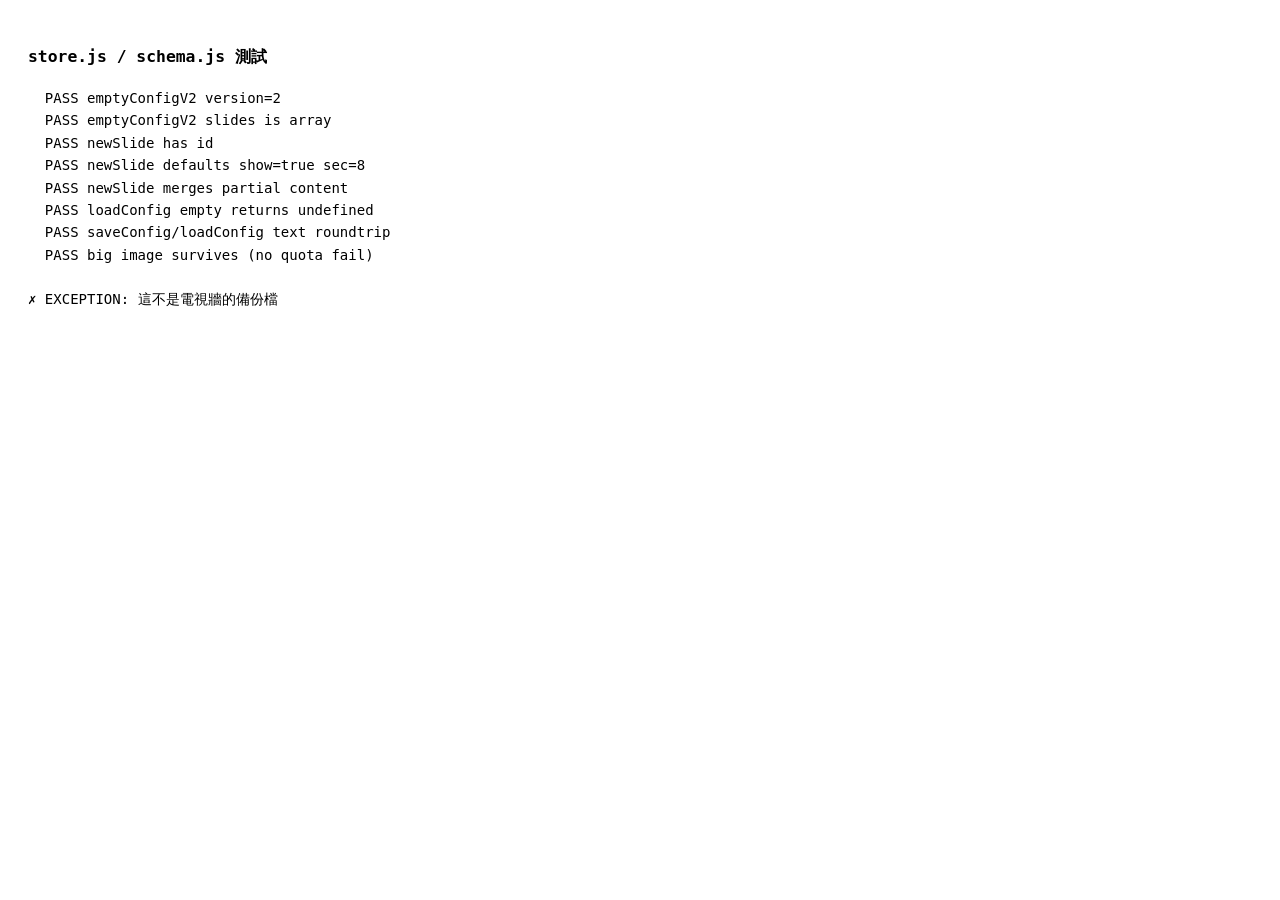
<file: tests/store.test.html>
<!doctype html>
<html lang="zh-Hant"><meta charset="utf-8">
<title>store.js 測試</title>
<body style="font:14px/1.6 monospace;padding:20px">
<h3>store.js / schema.js 測試</h3>
<pre id="o"></pre>
<script src="../js/schema.js"></script>
<script src="../js/store.js"></script>
<script>
const o = document.getElementById('o');
const log = m => o.textContent += m + "\n";
let pass = 0, fail = 0;
const ok = (cond, name) => { if (cond) { pass++; log('  PASS ' + name); } else { fail++; log('✗ FAIL ' + name); } };

(async () => {
  try {
    // schema
    const empty = TVWALL_emptyConfigV2();
    ok(empty.version === 2, 'emptyConfigV2 version=2');
    ok(Array.isArray(empty.slides), 'emptyConfigV2 slides is array');
    const sl = TVWALL_newSlide('hero', { content: { big: '先懂心' } });
    ok(typeof sl.id === 'string' && sl.id.length > 2, 'newSlide has id');
    ok(sl.show === true && sl.sec === 8, 'newSlide defaults show=true sec=8');
    ok(sl.content.big === '先懂心', 'newSlide merges partial content');

    // store: clean slate
    await TVWALL_store._wipeConfig();
    const none = await TVWALL_store.loadConfig();
    ok(none === undefined, 'loadConfig empty returns undefined');

    // save / load roundtrip (incl. a big-ish dataURL to prove no quota fail)
    const cfg = TVWALL_emptyConfigV2();
    const bigImg = 'data:image/jpeg;base64,' + 'A'.repeat(300000); // ~300KB, would risk localStorage
    cfg.slides.push(TVWALL_newSlide('hero', { content: { big: '測試標題', bg: bigImg } }));
    await TVWALL_store.saveConfig(cfg);
    const back = await TVWALL_store.loadConfig();
    ok(back && back.slides[0].content.big === '測試標題', 'saveConfig/loadConfig text roundtrip');
    ok(back.slides[0].content.bg.length === bigImg.length, 'big image survives (no quota fail)');

    // export / import roundtrip
    const blob = await TVWALL_store.exportAll();
    const txt = await blob.text();
    await TVWALL_store._wipeConfig();
    const imported = await TVWALL_store.importAll(txt);
    ok(imported.slides.length === 1, 'export→import roundtrip count');
    const afterImport = await TVWALL_store.loadConfig();
    ok(afterImport.slides[0].content.big === '測試標題', 'import persisted to store');

    log(`\n=== ${pass} PASS / ${fail} FAIL ===`);
    document.title = fail === 0 ? 'ALL PASS' : (fail + ' FAIL');
  } catch (e) {
    log('\n✗ EXCEPTION: ' + (e && e.message));
    document.title = 'EXCEPTION';
  }
})();
</script>
</body></html>
</file>
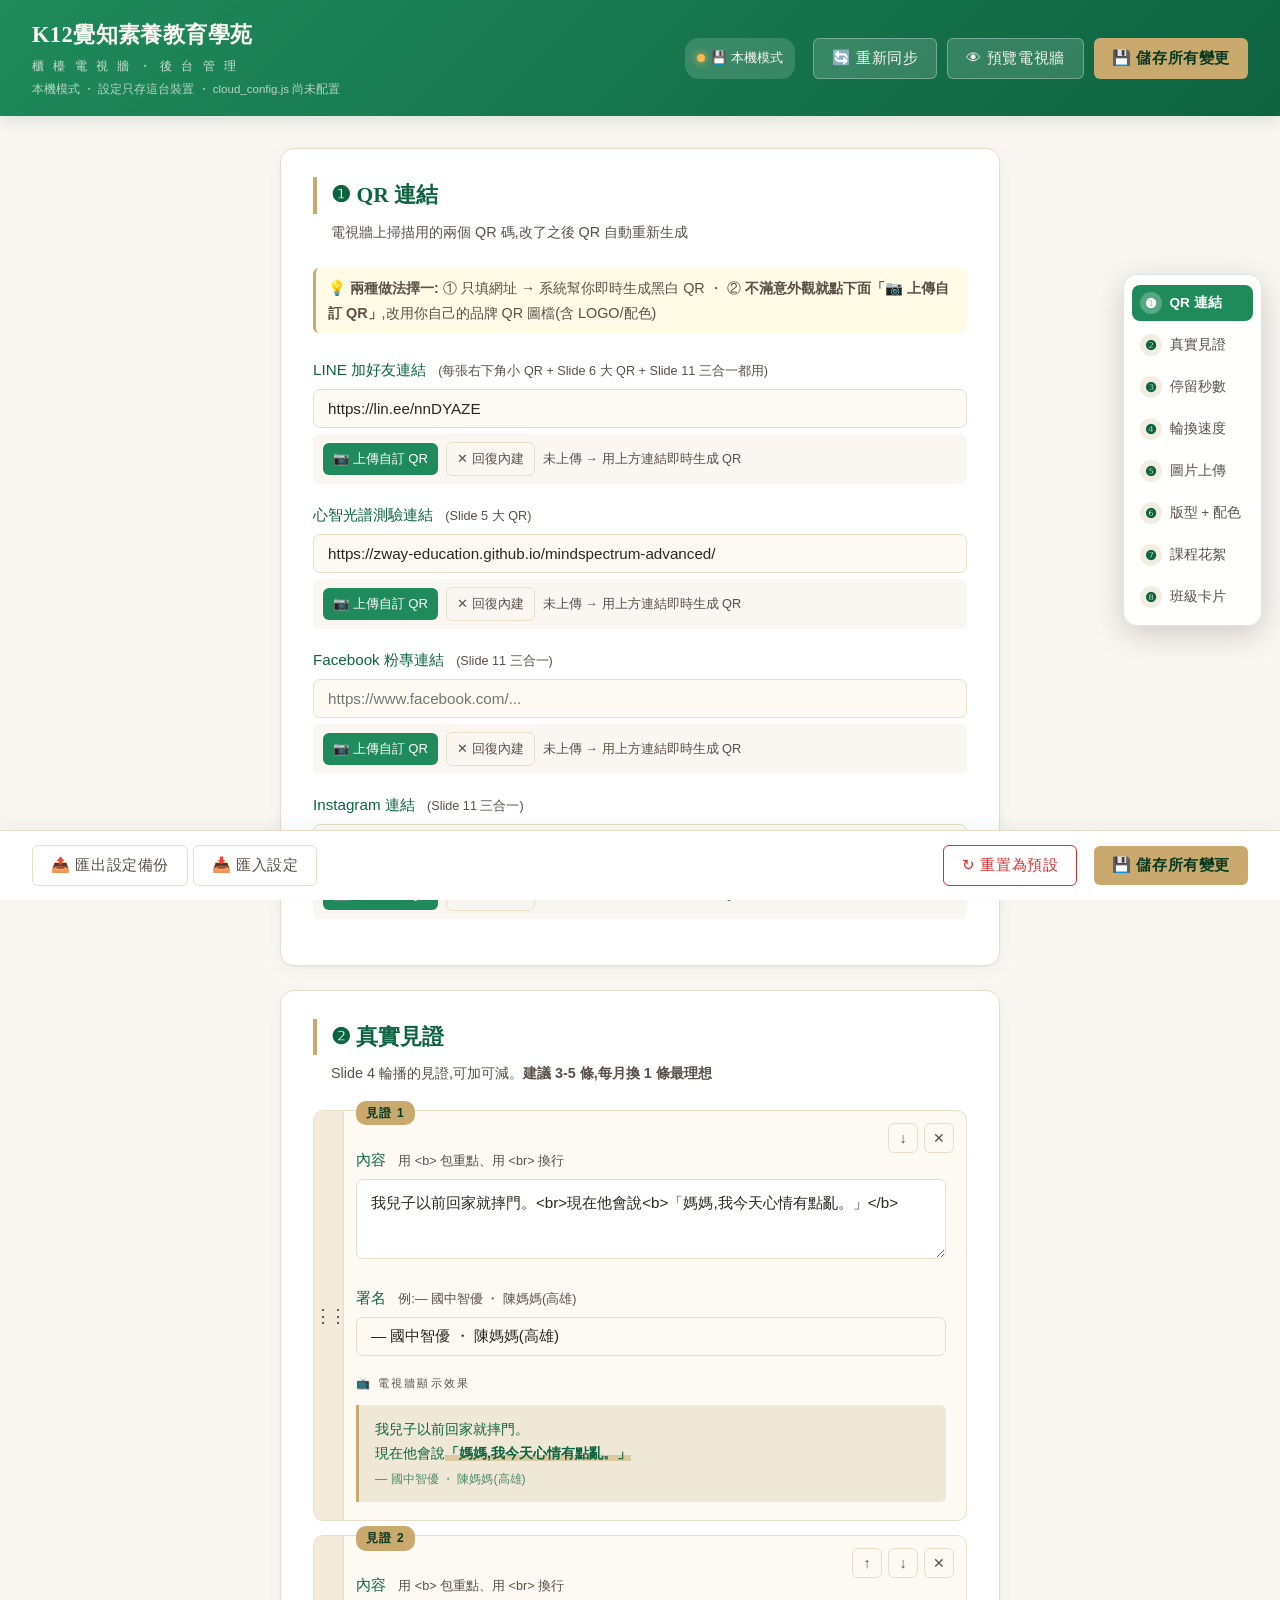
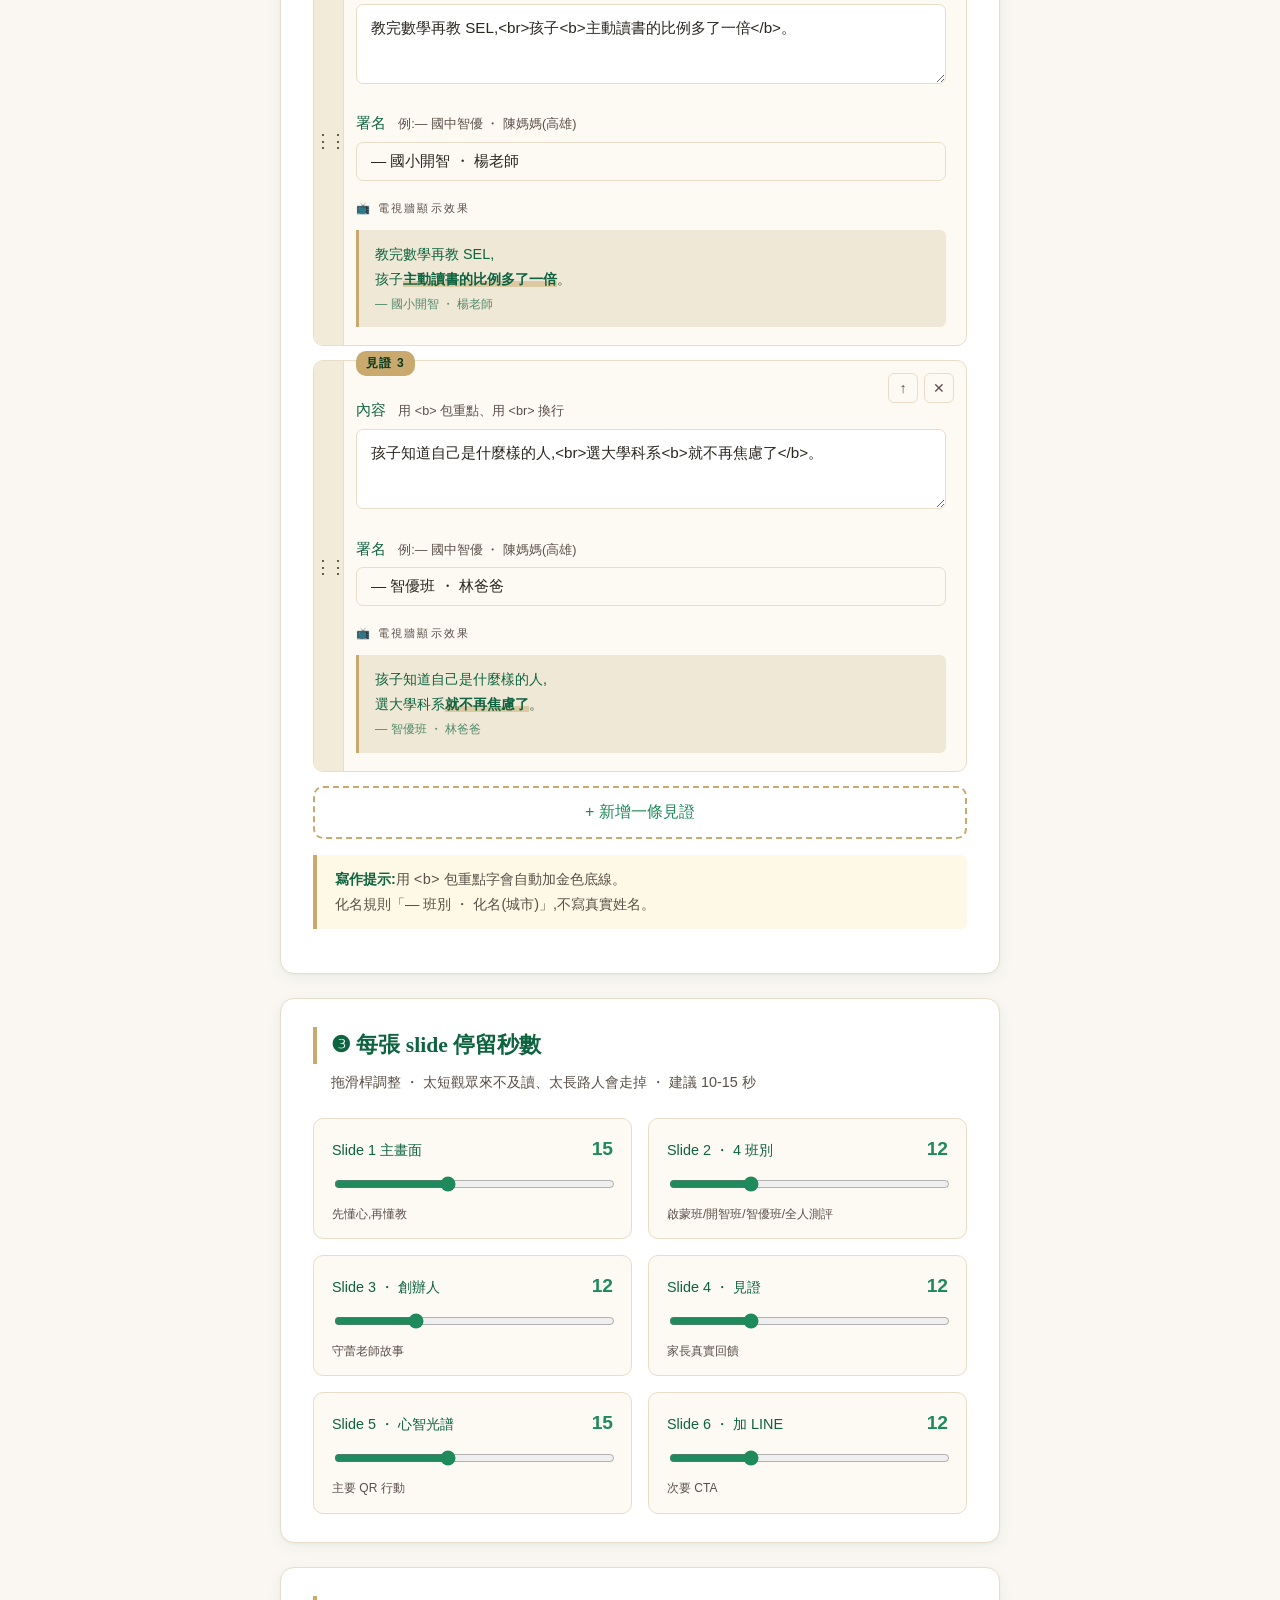
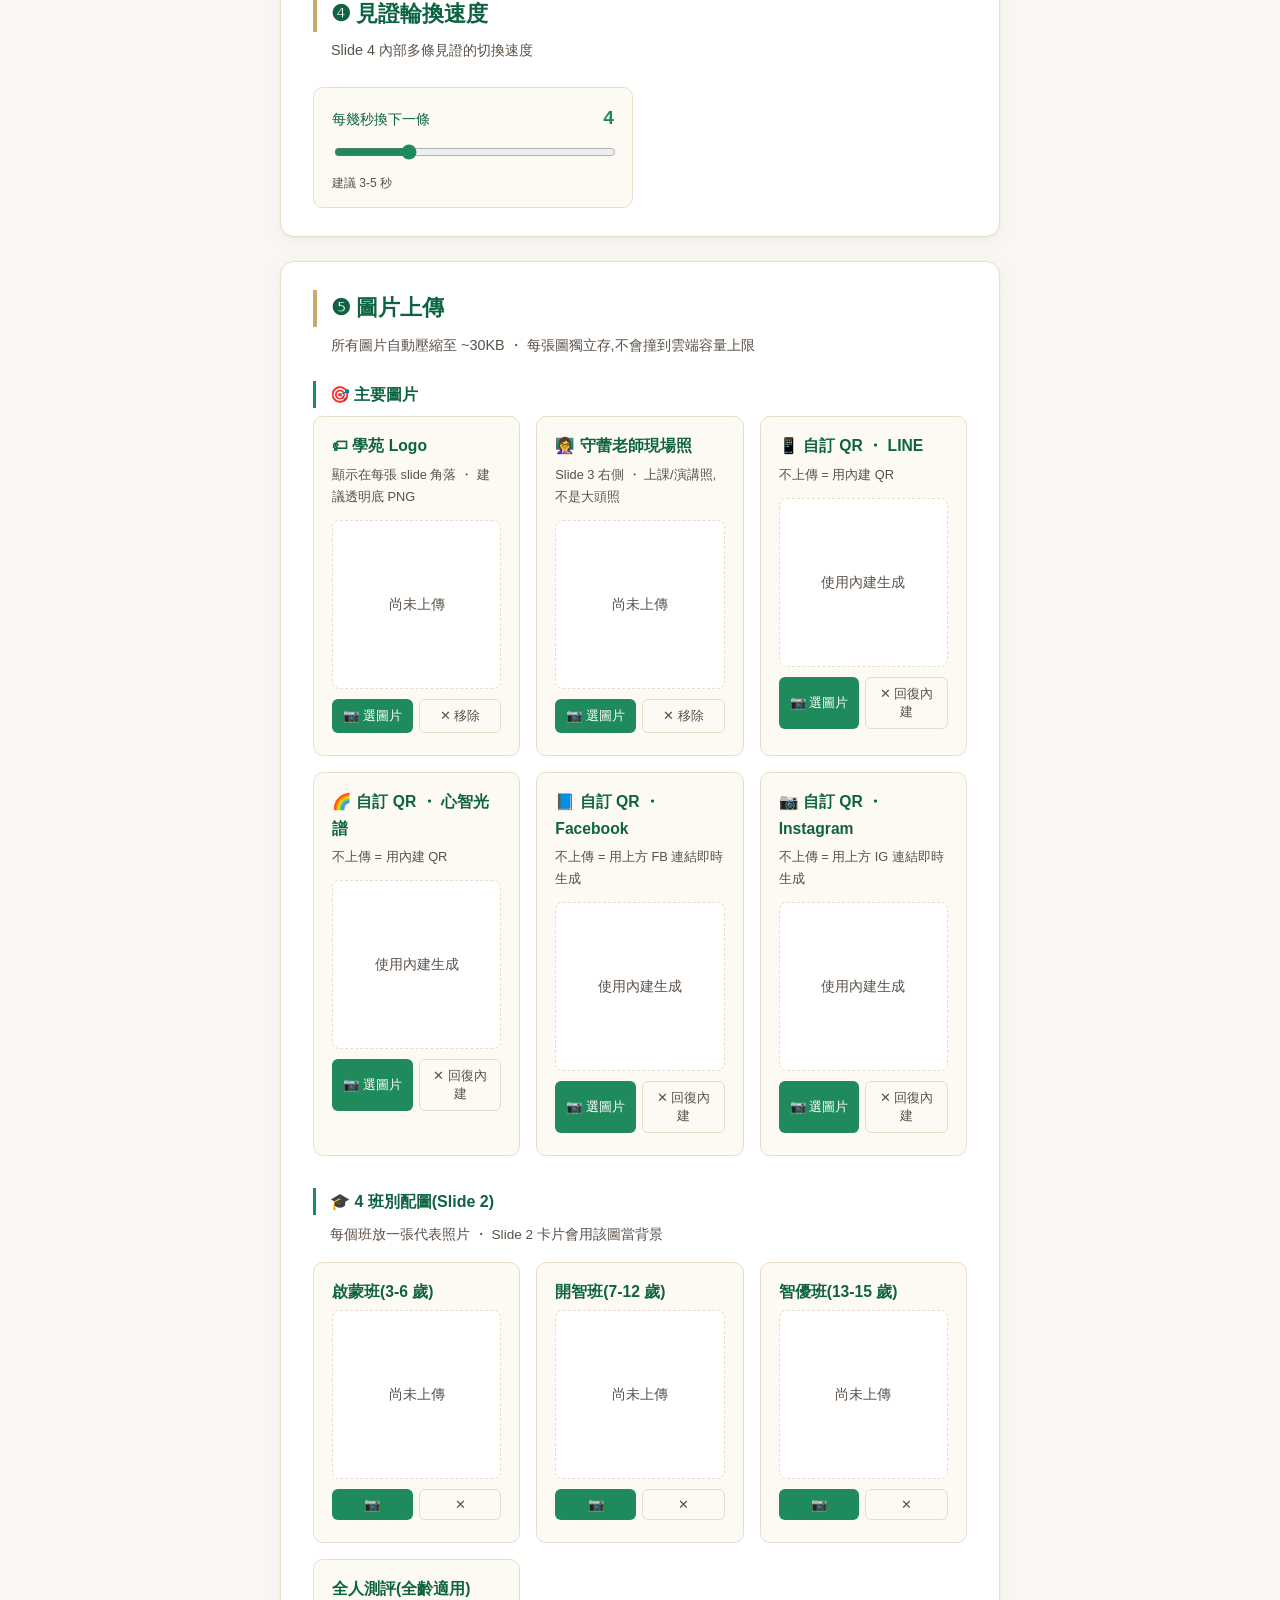
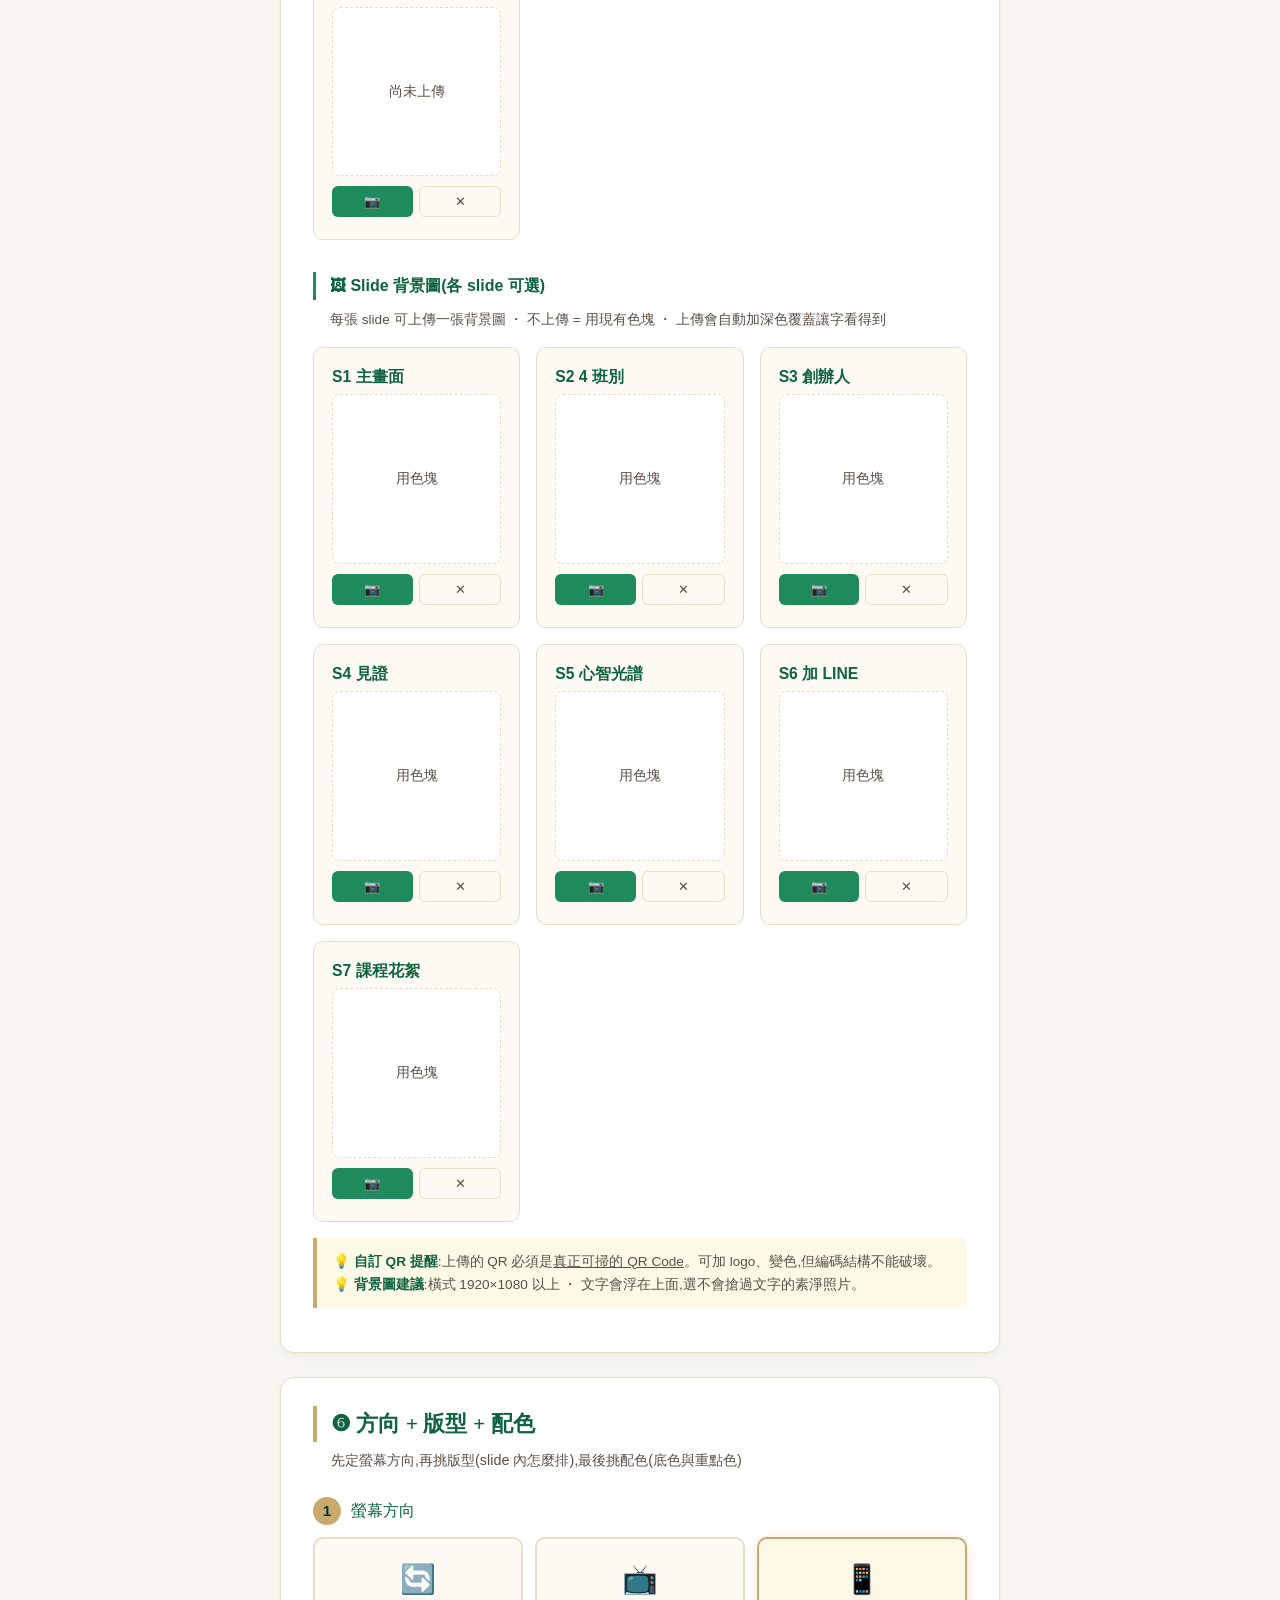
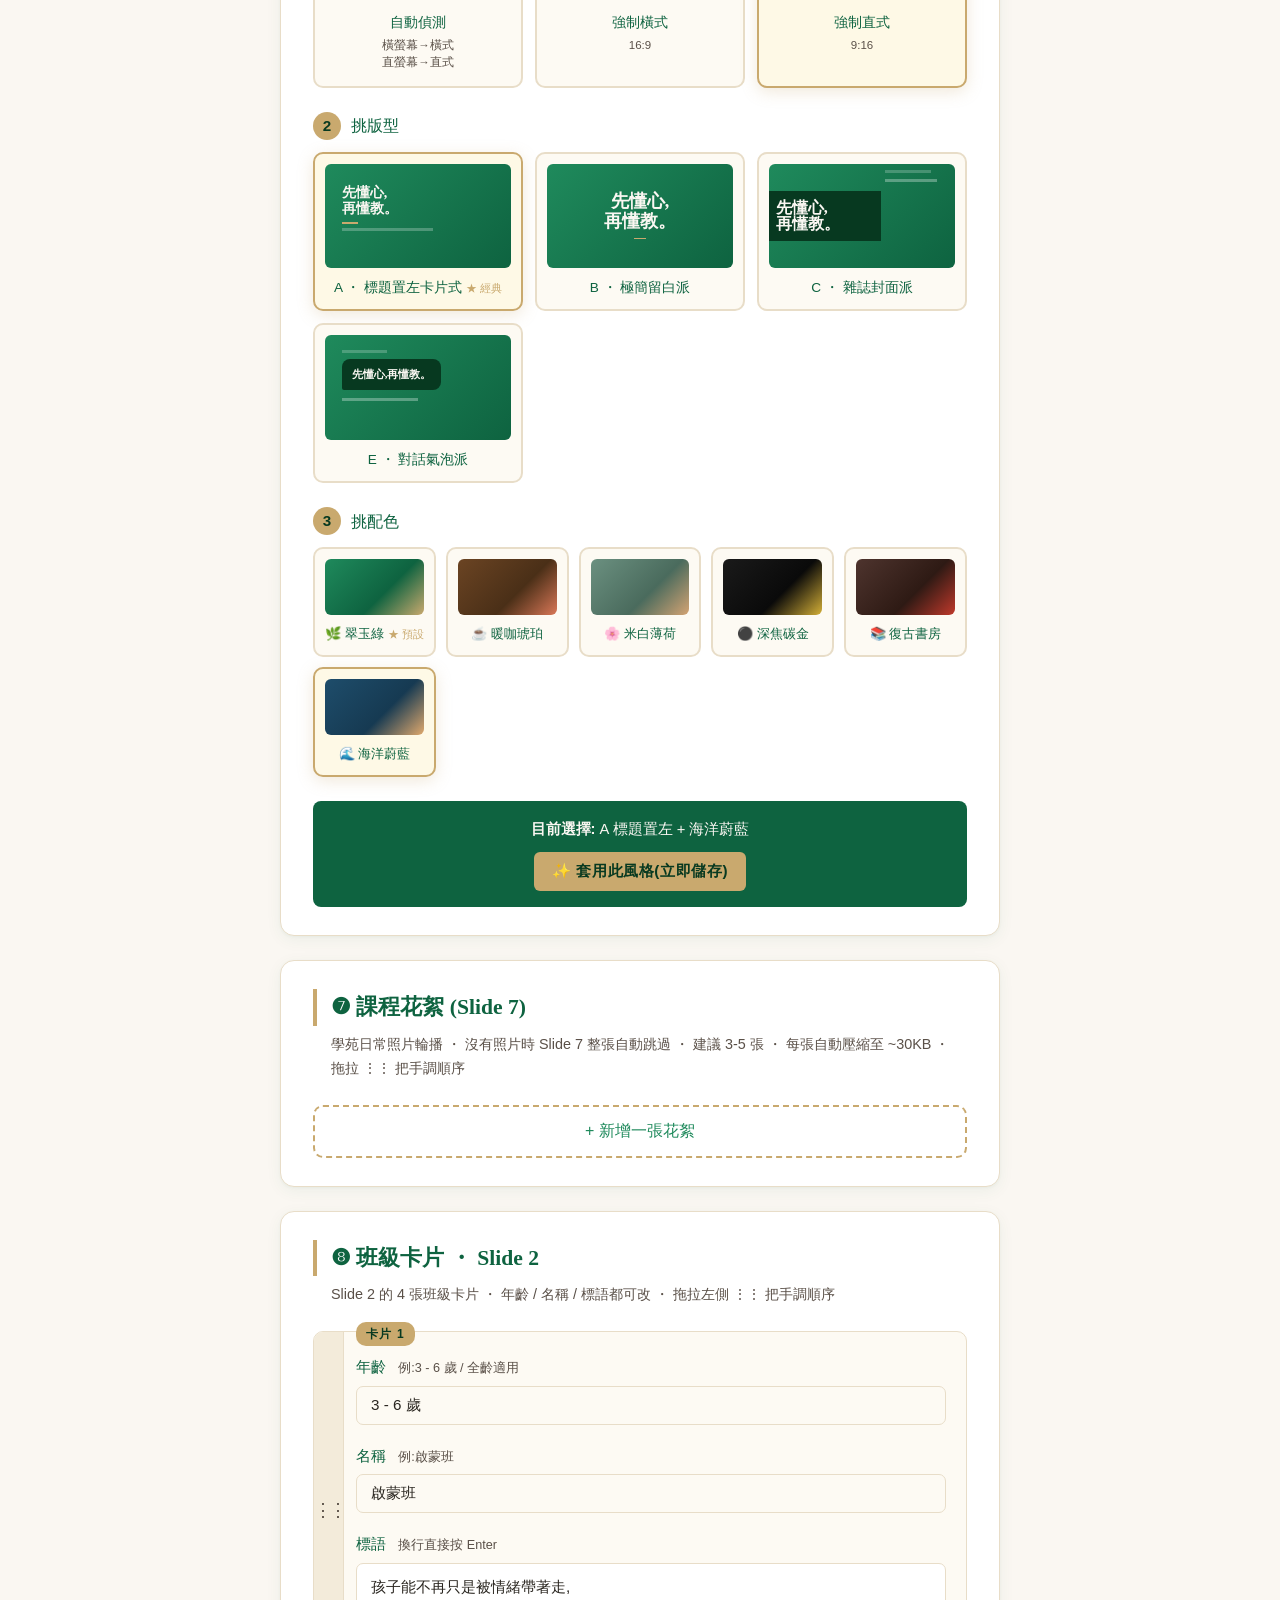
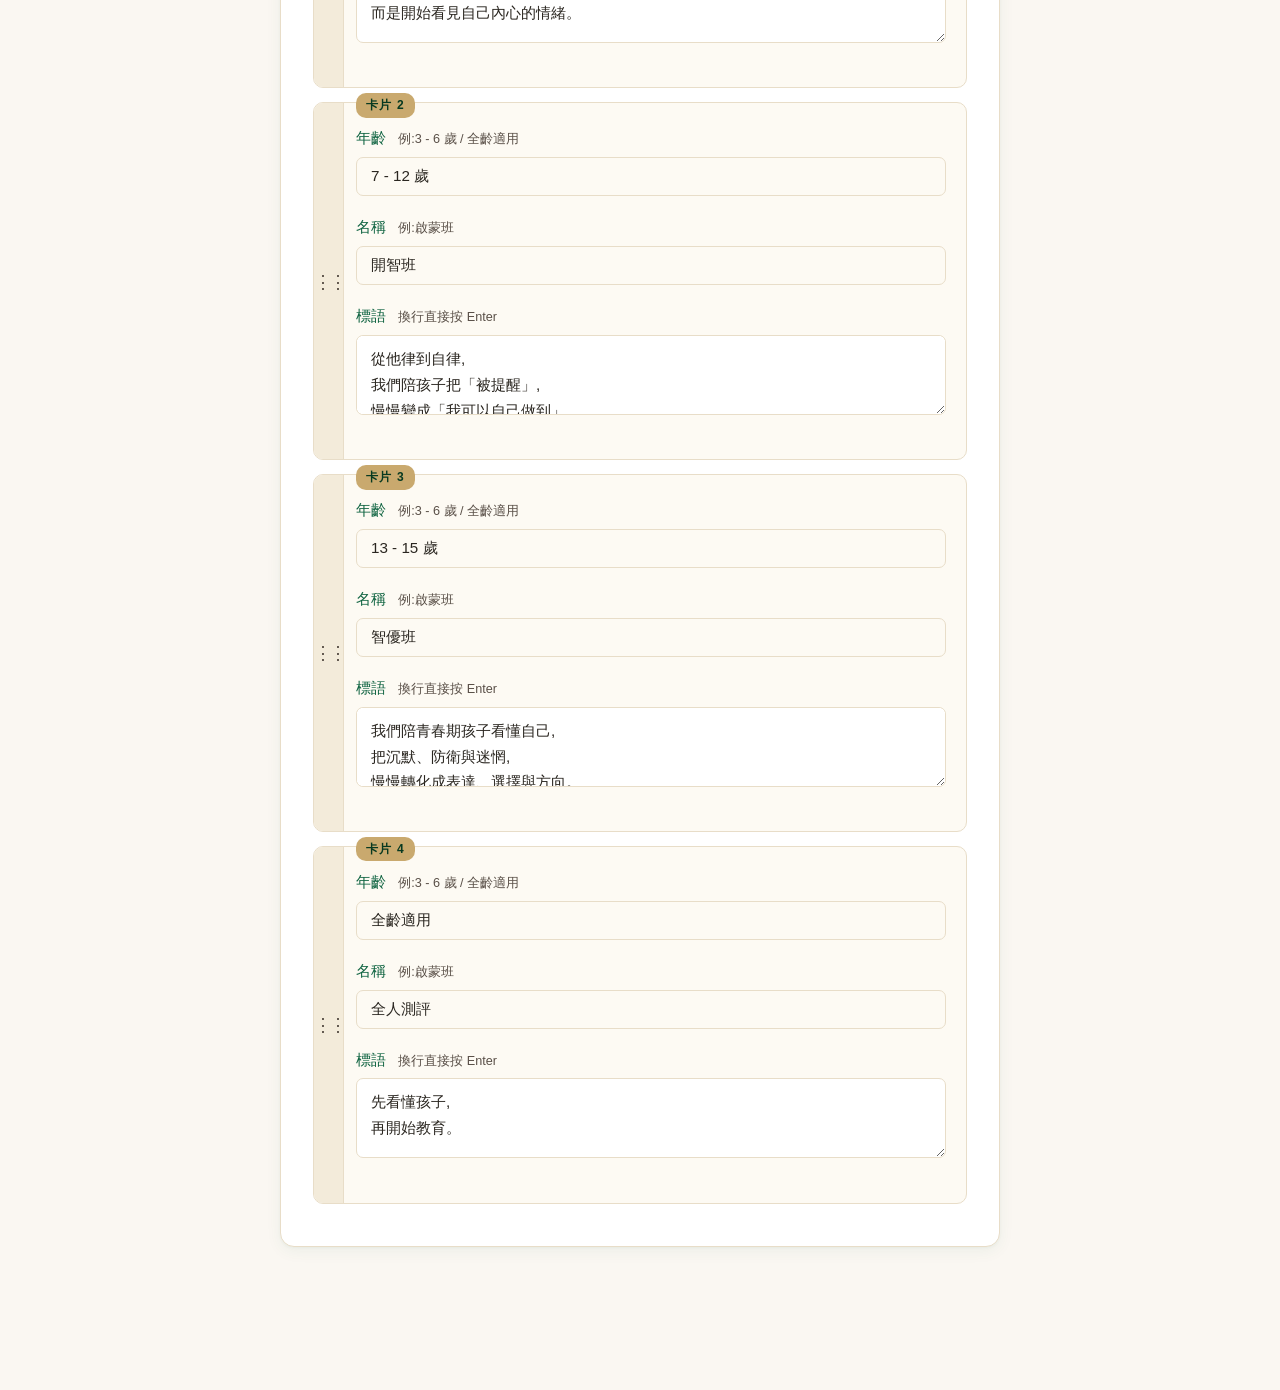
<file: vertical/admin.html>
<!DOCTYPE html>
<html lang="zh-Hant">
<head>
<meta charset="UTF-8">
<meta name="viewport" content="width=device-width,initial-scale=1">
<title>直式電視牆 ・ 後台管理</title>
<link rel="manifest" href="../manifest.json">
<meta name="theme-color" content="#1f8a5c">
<meta name="apple-mobile-web-app-capable" content="yes">
<meta name="apple-mobile-web-app-status-bar-style" content="black-translucent">
<meta name="apple-mobile-web-app-title" content="電視牆後台">
<link rel="apple-touch-icon" href="icon-180.png">
<link href="https://fonts.googleapis.com/css2?family=Noto+Sans+TC:wght@300;400;500;700;900&family=Noto+Serif+TC:wght@600;700&display=swap" rel="stylesheet">
<script src="cloud_config.js"></script>
<script src="defaults.js"></script>
<style>
  :root {
    --brand: #1f8a5c;
    --brand-deep: #0e6340;
    --brand-darker: #073920;
    --accent: #c9a96e;
    --accent-hover: #b89055;
    --cream: #faf7f2;
    --cream-deep: #f3ede1;
    --ink: #2a2620;
    --ink-soft: #5a5048;
    --border: #e8ddc8;
    --danger: #d63030;
    --success: #2E8B5A;
  }
  * { box-sizing: border-box; }
  html, body {
    margin: 0;
    background: var(--cream);
    color: var(--ink);
    font-family: "Noto Sans TC","PingFang TC","Microsoft JhengHei",sans-serif;
    line-height: 1.7;
  }

  /* ====== 頂部 sticky 工具列 ====== */
  header {
    position: sticky;
    top: 0;
    background: linear-gradient(135deg, var(--brand) 0%, var(--brand-deep) 100%);
    color: var(--cream);
    padding: 16px 32px;
    z-index: 100;
    box-shadow: 0 4px 16px rgba(14,99,64,.15);
    display: flex;
    align-items: center;
    justify-content: space-between;
    flex-wrap: wrap;
    gap: 12px;
  }
  header h1 {
    font-family: "Noto Serif TC", serif;
    font-weight: 700;
    font-size: 1.4rem;
    margin: 0;
    letter-spacing: .02em;
  }
  header h1 small {
    display: block;
    font-size: .75rem;
    opacity: .8;
    letter-spacing: .25em;
    margin-top: 2px;
    font-family: "Noto Sans TC", sans-serif;
    font-weight: 400;
  }
  /* ====== 右側浮動跳轉導航(避免長頁滾死人)====== */
  .section-nav {
    position: fixed;
    top: 50%;
    right: 18px;
    transform: translateY(-50%);
    z-index: 500;
    display: flex;
    flex-direction: column;
    gap: 6px;
    background: rgba(255,255,255,.92);
    backdrop-filter: blur(8px);
    -webkit-backdrop-filter: blur(8px);
    padding: 10px 8px;
    border-radius: 14px;
    box-shadow: 0 8px 32px rgba(0,0,0,.18);
    border: 1px solid rgba(31,138,92,.18);
  }
  .section-nav button {
    display: flex;
    align-items: center;
    gap: 8px;
    background: transparent;
    border: none;
    cursor: pointer;
    padding: 7px 12px 7px 8px;
    border-radius: 8px;
    font-family: inherit;
    font-size: .85rem;
    color: var(--ink-soft);
    transition: background .15s, color .15s;
    text-align: left;
    white-space: nowrap;
  }
  .section-nav button:hover {
    background: rgba(31,138,92,.08);
    color: var(--brand-deep);
  }
  .section-nav button.active {
    background: var(--brand);
    color: #fff;
    font-weight: 600;
  }
  .section-nav .nav-num {
    display: inline-flex;
    align-items: center; justify-content: center;
    width: 22px; height: 22px;
    border-radius: 50%;
    background: var(--cream-deep);
    color: var(--brand-deep);
    font-size: .8rem;
    font-weight: 700;
    flex: 0 0 22px;
  }
  .section-nav button.active .nav-num {
    background: rgba(255,255,255,.25);
    color: #fff;
  }
  /* 1100px 以下螢幕收成迷你 dot rail(只顯示數字) */
  @media (max-width: 1100px) {
    .section-nav button { padding: 6px; gap: 0; }
    .section-nav .nav-label { display: none; }
  }
  @media (max-width: 700px) {
    .section-nav { right: 8px; padding: 6px 4px; }
  }

  .cloud-status {
    display: inline-flex;
    align-items: center;
    gap: 6px;
    padding: 6px 12px;
    border-radius: 14px;
    font-size: .8rem;
    font-weight: 500;
    background: rgba(255,255,255,.15);
    color: var(--cream);
    margin-right: 8px;
  }
  .cloud-status .dot {
    width: 8px; height: 8px;
    border-radius: 50%;
    background: #aaa;
  }
  .cloud-status.cloud .dot { background: #6fff9a; box-shadow: 0 0 8px #6fff9a; }
  .cloud-status.local .dot { background: #ffb84d; box-shadow: 0 0 8px #ffb84d; }
  .cloud-status.offline .dot { background: #ff6868; box-shadow: 0 0 8px #ff6868; }
  .cloud-meta {
    font-size: .72rem;
    opacity: .7;
    margin-top: 4px;
    color: var(--cream);
  }
  .actions { display: flex; gap: 10px; flex-wrap: wrap; }
  .btn {
    padding: 9px 18px;
    border-radius: 6px;
    border: none;
    cursor: pointer;
    font-family: inherit;
    font-size: .95rem;
    font-weight: 500;
    transition: all .15s;
    letter-spacing: .04em;
  }
  .btn-primary {
    background: var(--accent);
    color: var(--brand-darker);
    font-weight: 700;
  }
  .btn-primary:hover { background: var(--accent-hover); transform: translateY(-1px); }
  .btn-ghost {
    background: rgba(255,255,255,.15);
    color: var(--cream);
    border: 1px solid rgba(255,255,255,.3);
  }
  .btn-ghost:hover { background: rgba(255,255,255,.25); }

  /* ====== 主容器 ====== */
  main {
    max-width: 760px;
    margin: 0 auto;
    padding: 32px 20px 120px;
  }
  @media (max-width: 640px) {
    main { padding: 20px 12px 140px; }
    header { padding: 12px 16px; }
    header h1 { font-size: 1.15rem; }
    header h1 small { font-size: .65rem; }
    .actions { width: 100%; }
    .actions .btn { flex: 1; padding: 8px 10px; font-size: .85rem; }
    section { padding: 20px 18px; }
    section h2 { font-size: 1.15rem; padding-left: 10px; }
    section .desc { padding-left: 14px; font-size: .85rem; }
    .duration-grid { grid-template-columns: 1fr 1fr; gap: 10px; }
    footer { padding: 10px 14px; }
    footer .btn { padding: 8px 12px; font-size: .85rem; }
  }

  /* ====== 區塊 ====== */
  section {
    background: #fff;
    border-radius: 14px;
    padding: 28px 32px;
    margin-bottom: 24px;
    box-shadow: 0 4px 16px rgba(14,99,64,.06), 0 1px 3px rgba(14,99,64,.04);
    border: 1px solid var(--border);
  }
  section h2 {
    font-family: "Noto Serif TC", serif;
    color: var(--brand-deep);
    font-size: 1.35rem;
    margin: 0 0 6px;
    padding-left: 14px;
    border-left: 4px solid var(--accent);
  }
  section .desc {
    color: var(--ink-soft);
    font-size: .9rem;
    margin: 0 0 24px;
    padding-left: 18px;
  }

  /* ====== 輸入框 ====== */
  .field {
    margin-bottom: 18px;
  }
  .field label {
    display: block;
    font-weight: 500;
    color: var(--brand-deep);
    margin-bottom: 6px;
    font-size: .95rem;
  }
  .field label small {
    color: var(--ink-soft);
    font-weight: 400;
    margin-left: 8px;
  }
  .field input[type=text],
  .field input[type=url],
  .field input[type=number],
  .field textarea {
    width: 100%;
    padding: 10px 14px;
    border: 1.5px solid var(--border);
    border-radius: 7px;
    font-family: inherit;
    font-size: .95rem;
    color: var(--ink);
    background: #fdfaf3;
    transition: border-color .15s, background .15s;
  }
  .field input:focus,
  .field textarea:focus {
    outline: none;
    border-color: var(--brand);
    background: #fff;
  }
  .field textarea { min-height: 80px; resize: vertical; line-height: 1.7; }
  .field input[type=number] { max-width: 120px; }

  /* ====== 見證卡 ====== */
  .testimony-card {
    background: #fdfaf3;
    border: 1.5px solid var(--border);
    border-radius: 10px;
    padding: 18px 20px;
    margin-bottom: 14px;
    position: relative;
  }
  .testimony-card .index-tag {
    position: absolute;
    top: -10px;
    left: 18px;
    background: var(--accent);
    color: var(--brand-darker);
    font-size: .75rem;
    padding: 2px 10px;
    border-radius: 10px;
    font-weight: 700;
    letter-spacing: .1em;
  }
  .testimony-card .card-actions {
    position: absolute;
    top: 12px;
    right: 12px;
    display: flex;
    gap: 6px;
  }
  .icon-btn {
    background: transparent;
    border: 1px solid var(--border);
    width: 30px; height: 30px;
    border-radius: 6px;
    cursor: pointer;
    color: var(--ink-soft);
    display: inline-flex;
    align-items: center;
    justify-content: center;
    font-size: .9rem;
    transition: all .15s;
  }
  .icon-btn:hover {
    border-color: var(--brand);
    color: var(--brand);
    background: #fff;
  }
  .icon-btn.danger:hover { border-color: var(--danger); color: var(--danger); }
  .testimony-card textarea { background: #fff; }
  .testimony-card input { background: #fff; }

  /* ====== 拖拉排序 ・ 把手 + 拖曳狀態(觸控 + 滑鼠通用)====== */
  .drag-handle {
    position: absolute;
    left: 0; top: 0; bottom: 0;
    width: 30px;
    display: flex; align-items: center; justify-content: center;
    cursor: grab;
    touch-action: none;             /* 觸控拖拉時不捲動頁面 */
    user-select: none; -webkit-user-select: none;
    color: var(--ink-soft);
    font-size: 1.15rem; letter-spacing: -3px;
    background: #f3ebda;
    border-right: 1px solid var(--border);
    border-radius: 9px 0 0 9px;
    transition: background .15s, color .15s;
  }
  .drag-handle:hover { background: var(--accent); color: var(--brand-darker); }
  .drag-handle:active { cursor: grabbing; }
  .sortable-dragging {
    position: relative; z-index: 20;
    opacity: .96;
    box-shadow: 0 14px 36px rgba(0,0,0,.28);
  }
  /* 三個清單的卡片都讓出左邊空間給把手 + index-tag 右移避開把手 */
  .testimony-card, .highlight-form-card, .stage-card { padding-left: 42px; }
  .testimony-card .index-tag,
  .highlight-form-card .index-tag,
  .stage-card .index-tag { left: 42px; }

  /* ====== 班級卡片(Slide 2)・ 沿用見證卡視覺 ====== */
  .stage-card {
    background: #fdfaf3;
    border: 1.5px solid var(--border);
    border-radius: 10px;
    padding: 18px 20px 18px 42px;
    margin-bottom: 14px;
    position: relative;
  }
  .stage-card .index-tag {
    position: absolute; top: -10px;
    background: var(--accent); color: var(--brand-darker);
    font-size: .75rem; padding: 2px 10px; border-radius: 10px;
    font-weight: 700; letter-spacing: .1em;
  }
  .stage-card input, .stage-card textarea { background: #fff; }
  .preview-box {
    background: #f0e8d6;
    border-left: 3px solid var(--accent);
    padding: 12px 16px;
    margin-top: 12px;
    border-radius: 0 6px 6px 0;
    font-size: .9rem;
    color: var(--brand-deep);
    line-height: 1.7;
  }
  .preview-box b {
    background: linear-gradient(180deg, transparent 65%, rgba(201,169,110,.5) 65%);
    color: var(--brand-deep);
    font-weight: 700;
  }
  .preview-label {
    font-size: .7rem;
    letter-spacing: .2em;
    color: var(--ink-soft);
    margin-bottom: 4px;
  }

  .add-btn {
    background: transparent;
    border: 2px dashed var(--accent);
    color: var(--brand);
    padding: 14px 24px;
    border-radius: 10px;
    cursor: pointer;
    font-family: inherit;
    font-size: 1rem;
    font-weight: 500;
    width: 100%;
    transition: all .15s;
  }
  .add-btn:hover {
    background: #fdfaf3;
    border-color: var(--brand);
    color: var(--brand-deep);
  }

  /* ====== 時間滑桿 ====== */
  .duration-grid {
    display: grid;
    grid-template-columns: repeat(auto-fit, minmax(220px, 1fr));
    gap: 16px;
  }
  .duration-item {
    background: #fdfaf3;
    border: 1.5px solid var(--border);
    border-radius: 10px;
    padding: 14px 18px;
  }
  .duration-item label {
    color: var(--brand-deep);
    font-weight: 500;
    font-size: .9rem;
    display: flex;
    justify-content: space-between;
    align-items: baseline;
  }
  .duration-item .seconds {
    color: var(--brand);
    font-size: 1.2rem;
    font-weight: 700;
  }
  .duration-item input[type=range] {
    width: 100%;
    margin-top: 10px;
    accent-color: var(--brand);
  }
  .duration-item .sub-label {
    font-size: .75rem;
    color: var(--ink-soft);
    margin-top: 4px;
  }

  /* ====== Footer 動作列 ====== */
  footer {
    position: fixed;
    bottom: 0; left: 0; right: 0;
    background: #fff;
    border-top: 1px solid var(--border);
    padding: 14px 32px;
    display: flex;
    justify-content: space-between;
    align-items: center;
    box-shadow: 0 -4px 16px rgba(14,99,64,.06);
    z-index: 100;
    flex-wrap: wrap;
    gap: 12px;
  }
  footer .btn-secondary {
    background: transparent;
    border: 1.5px solid var(--border);
    color: var(--ink-soft);
  }
  footer .btn-secondary:hover {
    border-color: var(--brand);
    color: var(--brand);
    background: #fdfaf3;
  }
  footer .btn-danger {
    background: transparent;
    border: 1.5px solid var(--danger);
    color: var(--danger);
  }
  footer .btn-danger:hover { background: var(--danger); color: #fff; }

  .subhead-h3 {
    color: var(--brand-deep);
    font-size: 1rem;
    margin: 0 0 8px;
    padding-left: 14px;
    border-left: 3px solid var(--brand);
  }
  .desc-sm {
    color: var(--ink-soft);
    font-size: .85rem;
    margin: 0 0 16px;
    padding-left: 17px;
  }

  /* ====== 版型 + 配色 picker ====== */
  .picker-step { margin-bottom: 24px; }
  /* 螢幕方向 picker */
  .orient-grid {
    display: grid;
    grid-template-columns: repeat(3, 1fr);
    gap: 12px;
  }
  .orient-tile {
    background: #fdfaf3;
    border: 2px solid var(--border);
    border-radius: 10px;
    padding: 16px 10px;
    cursor: pointer;
    transition: all .15s;
    text-align: center;
  }
  .orient-tile:hover { border-color: var(--brand); }
  .orient-tile.selected {
    border-color: var(--accent);
    background: #fef9e6;
    box-shadow: 0 4px 16px rgba(201,169,110,.25);
  }
  .ot-icon { font-size: 1.8rem; margin-bottom: 6px; }
  .ot-name { font-size: .9rem; color: var(--brand-deep); font-weight: 500; }
  .ot-name small { display: block; font-weight: 400; color: var(--ink-soft); font-size: .72rem; margin-top: 3px; line-height: 1.4; }
  .step-label {
    display: flex; align-items: center; gap: 10px;
    margin-bottom: 12px;
    font-weight: 500;
    color: var(--brand-deep);
  }
  .step-num {
    background: var(--accent);
    color: var(--brand-darker);
    width: 28px; height: 28px;
    border-radius: 50%;
    display: inline-flex; align-items: center; justify-content: center;
    font-weight: 700;
    font-size: .95rem;
  }
  .layout-grid {
    display: grid;
    grid-template-columns: repeat(auto-fit, minmax(160px, 1fr));
    gap: 12px;
  }
  .layout-tile, .theme-tile {
    background: #fdfaf3;
    border: 2px solid var(--border);
    border-radius: 10px;
    padding: 10px;
    cursor: pointer;
    transition: all .15s;
  }
  .layout-tile:hover, .theme-tile:hover { border-color: var(--brand); }
  .layout-tile.selected, .theme-tile.selected {
    border-color: var(--accent);
    background: #fef9e6;
    box-shadow: 0 4px 16px rgba(201,169,110,.25);
  }
  .lt-mini {
    aspect-ratio: 16/9;
    background: linear-gradient(135deg, var(--brand), var(--brand-deep));
    border-radius: 6px;
    padding: 8% 9%;
    color: #faf7f2;
    overflow: hidden;
    position: relative;
    margin-bottom: 8px;
    font-family: "Noto Serif TC", serif;
  }
  .lt-A .lt-eb { font-size: 6px; opacity: .7; margin-bottom: 6px; }
  .lt-A .lt-title { font-size: 14px; font-weight: 800; line-height: 1.2; }
  .lt-A .lt-line { width: 16px; height: 1.5px; background: var(--accent); margin: 4px 0; }
  .lt-A .lt-sub { font-size: 6px; opacity: .8; height: 3px; background: rgba(255,255,255,.3); width: 60%; margin-top: 4px; }
  .lt-B { display: flex; flex-direction: column; justify-content: center; align-items: center; text-align: center; }
  .lt-B .lt-eb { font-size: 5px; opacity: .7; margin-bottom: 6px; }
  .lt-B .lt-title { font-size: 18px; font-weight: 900; line-height: 1.1; }
  .lt-B .lt-line { width: 12px; height: 1.5px; background: var(--accent); margin: 6px auto; }
  .lt-C { display: grid; grid-template-columns: 60% 40%; padding: 0; }
  .lt-C .lt-mega { background: var(--brand-darker); padding: 8% 6%; font-size: 16px; font-weight: 900; line-height: 1; align-self: center; }
  .lt-C .lt-side { padding: 8% 6%; }
  .lt-C .lt-eb { font-size: 5px; opacity: .7; height: 3px; background: rgba(255,255,255,.3); width: 70%; }
  .lt-C .lt-sub { margin-top: 6px; height: 3px; background: rgba(255,255,255,.3); width: 80%; }
  .lt-E .lt-eb { font-size: 5px; opacity: .7; margin-bottom: 6px; height: 3px; background: rgba(255,255,255,.3); width: 30%; }
  .lt-E .lt-bubble {
    display: inline-block;
    background: var(--brand-darker);
    color: var(--accent-warm);
    padding: 6px 10px;
    border-radius: 8px 8px 8px 2px;
    font-size: 11px;
    font-weight: 800;
  }
  .lt-E .lt-sub { margin-top: 8px; height: 3px; background: rgba(255,255,255,.3); width: 50%; }
  .lt-name {
    text-align: center;
    font-size: .85rem;
    color: var(--brand-deep);
    font-weight: 500;
  }
  .lt-name small { font-weight: 400; color: var(--accent); }

  .theme-grid {
    display: grid;
    grid-template-columns: repeat(auto-fit, minmax(120px, 1fr));
    gap: 10px;
  }
  .tt-swatch {
    aspect-ratio: 16/9;
    border-radius: 6px;
    margin-bottom: 8px;
  }
  .tt-green { background: linear-gradient(135deg, #1f8a5c, #0e6340 60%, #c9a96e); }
  .tt-amber { background: linear-gradient(135deg, #6b4423, #4a2f17 60%, #d97757); }
  .tt-mint  { background: linear-gradient(135deg, #6b9080, #4a6b5d 60%, #d4a373); }
  .tt-gold  { background: linear-gradient(135deg, #1a1a1a, #0a0a0a 60%, #d4af37); }
  .tt-leather { background: linear-gradient(135deg, #4e342e, #2e1a14 60%, #c0392b); }
  .tt-navy  { background: linear-gradient(135deg, #1e4d6b, #163a52 60%, #e0a96d); }
  .tt-name {
    text-align: center;
    font-size: .82rem;
    color: var(--brand-deep);
    font-weight: 500;
  }
  .tt-name small { font-weight: 400; color: var(--accent); }

  .combo-preview {
    background: var(--brand-deep);
    color: var(--cream);
    padding: 16px 20px;
    border-radius: 8px;
    margin-top: 8px;
    text-align: center;
    font-size: .92rem;
  }
  .combo-preview .btn-primary {
    background: var(--accent);
    color: var(--brand-darker);
    font-weight: 700;
  }
  .combo-preview .btn-primary:hover { background: var(--accent-warm); }

  /* ====== 課程花絮卡片 ====== */
  .highlight-form-card {
    background: #fdfaf3;
    border: 1.5px solid var(--border);
    border-radius: 10px;
    padding: 16px 18px;
    margin-bottom: 14px;
    position: relative;
  }
  .highlight-form-card .index-tag {
    position: absolute;
    top: -10px;
    left: 16px;
    background: var(--accent);
    color: var(--brand-darker);
    font-size: .7rem;
    padding: 2px 10px;
    border-radius: 10px;
    font-weight: 700;
    letter-spacing: .1em;
  }
  .highlight-form-card .card-actions {
    position: absolute;
    top: 12px;
    right: 12px;
    display: flex;
    gap: 6px;
  }
  .highlight-form-card .h-preview {
    width: 100%;
    aspect-ratio: 16/9;
    background: #fff;
    border: 1.5px dashed var(--border);
    border-radius: 6px;
    overflow: hidden;
    display: flex; align-items: center; justify-content: center;
    margin: 18px 0 10px;
  }
  .highlight-form-card .h-preview img { width: 100%; height: 100%; object-fit: cover; }
  .highlight-form-card .img-row { display: flex; gap: 6px; margin-bottom: 10px; }

  /* ====== 圖片上傳卡 ====== */
  .image-grid {
    display: grid;
    grid-template-columns: repeat(auto-fit, minmax(200px, 1fr));
    gap: 16px;
  }
  .image-card {
    background: #fdfaf3;
    border: 1.5px solid var(--border);
    border-radius: 10px;
    padding: 16px 18px;
  }
  .image-card h3 {
    color: var(--brand-deep);
    margin: 0 0 4px;
    font-size: .98rem;
  }
  .image-card .img-desc {
    color: var(--ink-soft);
    font-size: .8rem;
    margin: 0 0 12px;
  }
  .img-preview {
    width: 100%;
    aspect-ratio: 1 / 1;
    background: #fff;
    border: 1.5px dashed var(--border);
    border-radius: 8px;
    display: flex;
    align-items: center;
    justify-content: center;
    overflow: hidden;
    margin-bottom: 10px;
  }
  .img-preview img {
    width: 100%;
    height: 100%;
    object-fit: contain;
  }
  .img-placeholder {
    color: var(--ink-soft);
    font-size: .85rem;
  }
  .img-actions {
    display: flex;
    gap: 6px;
    margin-bottom: 6px;
  }
  .btn-small {
    flex: 1;
    background: var(--brand);
    color: #fff;
    border: none;
    padding: 7px 10px;
    border-radius: 6px;
    font-family: inherit;
    font-size: .82rem;
    cursor: pointer;
    transition: background .15s;
  }
  .btn-small:hover { background: var(--brand-deep); }
  .btn-danger-sm {
    background: transparent;
    color: var(--ink-soft);
    border: 1px solid var(--border);
  }
  .btn-danger-sm:hover {
    background: var(--danger);
    color: #fff;
    border-color: var(--danger);
  }
  .img-info {
    font-size: .72rem;
    color: var(--ink-soft);
    text-align: center;
    margin-top: 4px;
  }
  /* ====== QR 欄位 inline 上傳列(URL 下方的小工具列)====== */
  .qr-inline-actions {
    display: flex;
    align-items: center;
    gap: 8px;
    margin-top: 6px;
    padding: 8px 10px;
    background: var(--cream);
    border-radius: 6px;
  }
  .qr-inline-actions .btn-small { flex: 0 0 auto; }
  .qr-inline-status {
    flex: 1;
    font-size: .8rem;
    color: var(--ink-soft);
    line-height: 1.4;
  }
  .qr-inline-status.has-img { color: var(--brand); font-weight: 600; }
  .qr-inline-thumb {
    width: 48px; height: 48px;
    border: 1px solid var(--border);
    border-radius: 4px;
    background: #fff;
    flex: 0 0 auto;
    overflow: hidden;
    display: none;
  }
  .qr-inline-thumb.show { display: block; }
  .qr-inline-thumb img { width: 100%; height: 100%; object-fit: contain; }
  .img-info.warn { color: #d63030; }

  /* ====== Toast ====== */
  .toast {
    position: fixed;
    bottom: 100px;
    left: 50%;
    transform: translateX(-50%) translateY(20px);
    background: var(--brand);
    color: #fff;
    padding: 14px 28px;
    border-radius: 28px;
    font-weight: 500;
    box-shadow: 0 8px 30px rgba(14,99,64,.3);
    opacity: 0;
    transition: all .3s;
    z-index: 200;
    pointer-events: none;
  }
  .toast.show {
    opacity: 1;
    transform: translateX(-50%) translateY(0);
  }
  .toast.error { background: var(--danger); }

  /* ====== 提示注意 ====== */
  .note {
    background: #fef9e6;
    border-left: 4px solid var(--accent);
    padding: 12px 18px;
    border-radius: 0 6px 6px 0;
    color: var(--ink-soft);
    font-size: .9rem;
    margin: 16px 0;
  }
  .note strong { color: var(--brand-deep); }
</style>
</head>
<body>

<header>
  <div>
    <h1>K12覺知素養教育學苑<small>櫃 檯 電 視 牆 ・ 後 台 管 理</small></h1>
    <div class="cloud-meta" id="cloud-meta">載入中...</div>
  </div>
  <div class="actions">
    <span class="cloud-status" id="cloud-status"><span class="dot"></span><span id="cloud-status-text">檢查中</span></span>
    <button class="btn btn-ghost" onclick="forceCloudSync()" title="從雲端拉取最新版,蓋掉本機未儲存的編輯">🔄 重新同步</button>
    <button class="btn btn-ghost" onclick="openPreview()">👁 預覽電視牆</button>
    <button class="btn btn-primary" onclick="saveAll()">💾 儲存所有變更</button>
  </div>
</header>

<main>

  <!-- ============== ❶ QR 連結 ============== -->
  <section id="sec-1">
    <h2>❶ QR 連結</h2>
    <p class="desc">電視牆上掃描用的兩個 QR 碼,改了之後 QR 自動重新生成</p>

    <p class="desc" style="background:#fffbe6;padding:8px 12px;border-radius:6px;border-left:3px solid var(--accent)">
      💡 <strong>兩種做法擇一:</strong>
      ① 只填網址 → 系統幫你即時生成黑白 QR ・
      ② <strong>不滿意外觀就點下面「📷 上傳自訂 QR」</strong>,改用你自己的品牌 QR 圖檔(含 LOGO/配色)
    </p>

    <div class="field">
      <label>LINE 加好友連結 <small>(每張右下角小 QR + Slide 6 大 QR + Slide 11 三合一都用)</small></label>
      <input type="url" id="qr-line" placeholder="https://lin.ee/...">
      <div class="qr-inline-actions">
        <button class="btn-small" onclick="document.getElementById('upload-qrImageLine').click()">📷 上傳自訂 QR</button>
        <button class="btn-small btn-danger-sm" onclick="clearImage('qrImageLine')">✕ 回復內建</button>
        <div class="qr-inline-thumb" id="inline-thumb-qrImageLine"></div>
        <div class="qr-inline-status" id="inline-status-qrImageLine">未上傳 → 用上方連結即時生成 QR</div>
      </div>
    </div>

    <div class="field">
      <label>心智光譜測驗連結 <small>(Slide 5 大 QR)</small></label>
      <input type="url" id="qr-mindspectrum" placeholder="https://...">
      <div class="qr-inline-actions">
        <button class="btn-small" onclick="document.getElementById('upload-qrImageMindspectrum').click()">📷 上傳自訂 QR</button>
        <button class="btn-small btn-danger-sm" onclick="clearImage('qrImageMindspectrum')">✕ 回復內建</button>
        <div class="qr-inline-thumb" id="inline-thumb-qrImageMindspectrum"></div>
        <div class="qr-inline-status" id="inline-status-qrImageMindspectrum">未上傳 → 用上方連結即時生成 QR</div>
      </div>
    </div>

    <div class="field">
      <label>Facebook 粉專連結 <small>(Slide 11 三合一)</small></label>
      <input type="url" id="qr-facebook" placeholder="https://www.facebook.com/...">
      <div class="qr-inline-actions">
        <button class="btn-small" onclick="document.getElementById('upload-qrImageFacebook').click()">📷 上傳自訂 QR</button>
        <button class="btn-small btn-danger-sm" onclick="clearImage('qrImageFacebook')">✕ 回復內建</button>
        <div class="qr-inline-thumb" id="inline-thumb-qrImageFacebook"></div>
        <div class="qr-inline-status" id="inline-status-qrImageFacebook">未上傳 → 用上方連結即時生成 QR</div>
      </div>
    </div>

    <div class="field">
      <label>Instagram 連結 <small>(Slide 11 三合一)</small></label>
      <input type="url" id="qr-instagram" placeholder="https://www.instagram.com/...">
      <div class="qr-inline-actions">
        <button class="btn-small" onclick="document.getElementById('upload-qrImageInstagram').click()">📷 上傳自訂 QR</button>
        <button class="btn-small btn-danger-sm" onclick="clearImage('qrImageInstagram')">✕ 回復內建</button>
        <div class="qr-inline-thumb" id="inline-thumb-qrImageInstagram"></div>
        <div class="qr-inline-status" id="inline-status-qrImageInstagram">未上傳 → 用上方連結即時生成 QR</div>
      </div>
    </div>
  </section>

  <!-- ============== ❷ 真實見證 ============== -->
  <section id="sec-2">
    <h2>❷ 真實見證</h2>
    <p class="desc">Slide 4 輪播的見證,可加可減。<strong>建議 3-5 條,每月換 1 條最理想</strong></p>

    <div id="testimony-list"></div>

    <button class="add-btn" onclick="addTestimony()">+ 新增一條見證</button>

    <div class="note">
      <strong>寫作提示:</strong>用 <code>&lt;b&gt;</code> 包重點字會自動加金色底線。<br>
      化名規則「— 班別 ・ 化名(城市)」,不寫真實姓名。
    </div>
  </section>

  <!-- ============== ❸ 停留秒數 ============== -->
  <section id="sec-3">
    <h2>❸ 每張 slide 停留秒數</h2>
    <p class="desc">拖滑桿調整 ・ 太短觀眾來不及讀、太長路人會走掉 ・ 建議 10-15 秒</p>

    <div class="duration-grid">
      <div class="duration-item">
        <label>Slide 1 主畫面 <span class="seconds" id="d-s1-val">15</span></label>
        <input type="range" min="5" max="30" id="d-s1" oninput="document.getElementById('d-s1-val').textContent=this.value">
        <div class="sub-label">先懂心,再懂教</div>
      </div>
      <div class="duration-item">
        <label>Slide 2 ・ 4 班別 <span class="seconds" id="d-s2-val">12</span></label>
        <input type="range" min="5" max="30" id="d-s2" oninput="document.getElementById('d-s2-val').textContent=this.value">
        <div class="sub-label">啟蒙班/開智班/智優班/全人測評</div>
      </div>
      <div class="duration-item">
        <label>Slide 3 ・ 創辦人 <span class="seconds" id="d-s3-val">12</span></label>
        <input type="range" min="5" max="30" id="d-s3" oninput="document.getElementById('d-s3-val').textContent=this.value">
        <div class="sub-label">守蕾老師故事</div>
      </div>
      <div class="duration-item">
        <label>Slide 4 ・ 見證 <span class="seconds" id="d-s4-val">12</span></label>
        <input type="range" min="5" max="30" id="d-s4" oninput="document.getElementById('d-s4-val').textContent=this.value">
        <div class="sub-label">家長真實回饋</div>
      </div>
      <div class="duration-item">
        <label>Slide 5 ・ 心智光譜 <span class="seconds" id="d-s5-val">15</span></label>
        <input type="range" min="5" max="30" id="d-s5" oninput="document.getElementById('d-s5-val').textContent=this.value">
        <div class="sub-label">主要 QR 行動</div>
      </div>
      <div class="duration-item">
        <label>Slide 6 ・ 加 LINE <span class="seconds" id="d-s6-val">12</span></label>
        <input type="range" min="5" max="30" id="d-s6" oninput="document.getElementById('d-s6-val').textContent=this.value">
        <div class="sub-label">次要 CTA</div>
      </div>
    </div>
  </section>

  <!-- ============== ❹ 見證輪換速度 ============== -->
  <section id="sec-4">
    <h2>❹ 見證輪換速度</h2>
    <p class="desc">Slide 4 內部多條見證的切換速度</p>
    <div class="duration-item" style="max-width: 320px">
      <label>每幾秒換下一條 <span class="seconds" id="ti-val">4</span></label>
      <input type="range" min="2" max="10" id="ti" oninput="document.getElementById('ti-val').textContent=this.value">
      <div class="sub-label">建議 3-5 秒</div>
    </div>
  </section>

  <!-- ============== ❺ 圖片上傳(主要 + 4 班別 + 背景圖)============== -->
  <section id="sec-5">
    <h2>❺ 圖片上傳</h2>
    <p class="desc">所有圖片自動壓縮至 ~30KB ・ 每張圖獨立存,不會撞到雲端容量上限</p>

    <h3 class="subhead-h3">🎯 主要圖片</h3>
    <div class="image-grid">

      <div class="image-card">
        <h3>🏷 學苑 Logo</h3>
        <p class="img-desc">顯示在每張 slide 角落 ・ 建議透明底 PNG</p>
        <div class="img-preview" id="preview-logoImage"><span class="img-placeholder">尚未上傳</span></div>
        <div class="img-actions">
          <button class="btn-small" onclick="document.getElementById('upload-logoImage').click()">📷 選圖片</button>
          <button class="btn-small btn-danger-sm" onclick="clearImage('logoImage')">✕ 移除</button>
          <input type="file" id="upload-logoImage" accept="image/*" style="display:none" onchange="handleImageUpload(event, 'logoImage', 800)">
        </div>
        <div class="img-info" id="info-logoImage"></div>
      </div>

      <div class="image-card">
        <h3>👩‍🏫 守蕾老師現場照</h3>
        <p class="img-desc">Slide 3 右側 ・ 上課/演講照,不是大頭照</p>
        <div class="img-preview" id="preview-portrait"><span class="img-placeholder">尚未上傳</span></div>
        <div class="img-actions">
          <button class="btn-small" onclick="document.getElementById('upload-portrait').click()">📷 選圖片</button>
          <button class="btn-small btn-danger-sm" onclick="clearImage('portrait')">✕ 移除</button>
          <input type="file" id="upload-portrait" accept="image/*" style="display:none" onchange="handleImageUpload(event, 'portrait', 1000)">
        </div>
        <div class="img-info" id="info-portrait"></div>
      </div>

      <div class="image-card">
        <h3>📱 自訂 QR ・ LINE</h3>
        <p class="img-desc">不上傳 = 用內建 QR</p>
        <div class="img-preview" id="preview-qrImageLine"><span class="img-placeholder">使用內建生成</span></div>
        <div class="img-actions">
          <button class="btn-small" onclick="document.getElementById('upload-qrImageLine').click()">📷 選圖片</button>
          <button class="btn-small btn-danger-sm" onclick="clearImage('qrImageLine')">✕ 回復內建</button>
          <input type="file" id="upload-qrImageLine" accept="image/*" style="display:none" onchange="handleImageUpload(event, 'qrImageLine', 900)">
        </div>
        <div class="img-info" id="info-qrImageLine"></div>
      </div>

      <div class="image-card">
        <h3>🌈 自訂 QR ・ 心智光譜</h3>
        <p class="img-desc">不上傳 = 用內建 QR</p>
        <div class="img-preview" id="preview-qrImageMindspectrum"><span class="img-placeholder">使用內建生成</span></div>
        <div class="img-actions">
          <button class="btn-small" onclick="document.getElementById('upload-qrImageMindspectrum').click()">📷 選圖片</button>
          <button class="btn-small btn-danger-sm" onclick="clearImage('qrImageMindspectrum')">✕ 回復內建</button>
          <input type="file" id="upload-qrImageMindspectrum" accept="image/*" style="display:none" onchange="handleImageUpload(event, 'qrImageMindspectrum', 900)">
        </div>
        <div class="img-info" id="info-qrImageMindspectrum"></div>
      </div>

      <div class="image-card">
        <h3>📘 自訂 QR ・ Facebook</h3>
        <p class="img-desc">不上傳 = 用上方 FB 連結即時生成</p>
        <div class="img-preview" id="preview-qrImageFacebook"><span class="img-placeholder">使用內建生成</span></div>
        <div class="img-actions">
          <button class="btn-small" onclick="document.getElementById('upload-qrImageFacebook').click()">📷 選圖片</button>
          <button class="btn-small btn-danger-sm" onclick="clearImage('qrImageFacebook')">✕ 回復內建</button>
          <input type="file" id="upload-qrImageFacebook" accept="image/*" style="display:none" onchange="handleImageUpload(event, 'qrImageFacebook', 900)">
        </div>
        <div class="img-info" id="info-qrImageFacebook"></div>
      </div>

      <div class="image-card">
        <h3>📷 自訂 QR ・ Instagram</h3>
        <p class="img-desc">不上傳 = 用上方 IG 連結即時生成</p>
        <div class="img-preview" id="preview-qrImageInstagram"><span class="img-placeholder">使用內建生成</span></div>
        <div class="img-actions">
          <button class="btn-small" onclick="document.getElementById('upload-qrImageInstagram').click()">📷 選圖片</button>
          <button class="btn-small btn-danger-sm" onclick="clearImage('qrImageInstagram')">✕ 回復內建</button>
          <input type="file" id="upload-qrImageInstagram" accept="image/*" style="display:none" onchange="handleImageUpload(event, 'qrImageInstagram', 900)">
        </div>
        <div class="img-info" id="info-qrImageInstagram"></div>
      </div>

    </div>

    <h3 class="subhead-h3" style="margin-top:32px">🎓 4 班別配圖(Slide 2)</h3>
    <p class="desc-sm">每個班放一張代表照片 ・ Slide 2 卡片會用該圖當背景</p>
    <div class="image-grid">

      <div class="image-card">
        <h3>啟蒙班(3-6 歲)</h3>
        <div class="img-preview" id="preview-stage1Image"><span class="img-placeholder">尚未上傳</span></div>
        <div class="img-actions">
          <button class="btn-small" onclick="document.getElementById('upload-stage1Image').click()">📷</button>
          <button class="btn-small btn-danger-sm" onclick="clearImage('stage1Image')">✕</button>
          <input type="file" id="upload-stage1Image" accept="image/*" style="display:none" onchange="handleImageUpload(event, 'stage1Image', 700)">
        </div>
        <div class="img-info" id="info-stage1Image"></div>
      </div>

      <div class="image-card">
        <h3>開智班(7-12 歲)</h3>
        <div class="img-preview" id="preview-stage2Image"><span class="img-placeholder">尚未上傳</span></div>
        <div class="img-actions">
          <button class="btn-small" onclick="document.getElementById('upload-stage2Image').click()">📷</button>
          <button class="btn-small btn-danger-sm" onclick="clearImage('stage2Image')">✕</button>
          <input type="file" id="upload-stage2Image" accept="image/*" style="display:none" onchange="handleImageUpload(event, 'stage2Image', 700)">
        </div>
        <div class="img-info" id="info-stage2Image"></div>
      </div>

      <div class="image-card">
        <h3>智優班(13-15 歲)</h3>
        <div class="img-preview" id="preview-stage3Image"><span class="img-placeholder">尚未上傳</span></div>
        <div class="img-actions">
          <button class="btn-small" onclick="document.getElementById('upload-stage3Image').click()">📷</button>
          <button class="btn-small btn-danger-sm" onclick="clearImage('stage3Image')">✕</button>
          <input type="file" id="upload-stage3Image" accept="image/*" style="display:none" onchange="handleImageUpload(event, 'stage3Image', 700)">
        </div>
        <div class="img-info" id="info-stage3Image"></div>
      </div>

      <div class="image-card">
        <h3>全人測評(全齡適用)</h3>
        <div class="img-preview" id="preview-stage4Image"><span class="img-placeholder">尚未上傳</span></div>
        <div class="img-actions">
          <button class="btn-small" onclick="document.getElementById('upload-stage4Image').click()">📷</button>
          <button class="btn-small btn-danger-sm" onclick="clearImage('stage4Image')">✕</button>
          <input type="file" id="upload-stage4Image" accept="image/*" style="display:none" onchange="handleImageUpload(event, 'stage4Image', 700)">
        </div>
        <div class="img-info" id="info-stage4Image"></div>
      </div>

    </div>

    <h3 class="subhead-h3" style="margin-top:32px">🖼 Slide 背景圖(各 slide 可選)</h3>
    <p class="desc-sm">每張 slide 可上傳一張背景圖 ・ 不上傳 = 用現有色塊 ・ 上傳會自動加深色覆蓋讓字看得到</p>
    <div class="image-grid">

      <div class="image-card">
        <h3>S1 主畫面</h3>
        <div class="img-preview" id="preview-bgImageS1"><span class="img-placeholder">用色塊</span></div>
        <div class="img-actions">
          <button class="btn-small" onclick="document.getElementById('upload-bgImageS1').click()">📷</button>
          <button class="btn-small btn-danger-sm" onclick="clearImage('bgImageS1')">✕</button>
          <input type="file" id="upload-bgImageS1" accept="image/*" style="display:none" onchange="handleImageUpload(event, 'bgImageS1', 1600)">
        </div>
      </div>
      <div class="image-card">
        <h3>S2 4 班別</h3>
        <div class="img-preview" id="preview-bgImageS2"><span class="img-placeholder">用色塊</span></div>
        <div class="img-actions">
          <button class="btn-small" onclick="document.getElementById('upload-bgImageS2').click()">📷</button>
          <button class="btn-small btn-danger-sm" onclick="clearImage('bgImageS2')">✕</button>
          <input type="file" id="upload-bgImageS2" accept="image/*" style="display:none" onchange="handleImageUpload(event, 'bgImageS2', 1600)">
        </div>
      </div>
      <div class="image-card">
        <h3>S3 創辦人</h3>
        <div class="img-preview" id="preview-bgImageS3"><span class="img-placeholder">用色塊</span></div>
        <div class="img-actions">
          <button class="btn-small" onclick="document.getElementById('upload-bgImageS3').click()">📷</button>
          <button class="btn-small btn-danger-sm" onclick="clearImage('bgImageS3')">✕</button>
          <input type="file" id="upload-bgImageS3" accept="image/*" style="display:none" onchange="handleImageUpload(event, 'bgImageS3', 1600)">
        </div>
      </div>
      <div class="image-card">
        <h3>S4 見證</h3>
        <div class="img-preview" id="preview-bgImageS4"><span class="img-placeholder">用色塊</span></div>
        <div class="img-actions">
          <button class="btn-small" onclick="document.getElementById('upload-bgImageS4').click()">📷</button>
          <button class="btn-small btn-danger-sm" onclick="clearImage('bgImageS4')">✕</button>
          <input type="file" id="upload-bgImageS4" accept="image/*" style="display:none" onchange="handleImageUpload(event, 'bgImageS4', 1600)">
        </div>
      </div>
      <div class="image-card">
        <h3>S5 心智光譜</h3>
        <div class="img-preview" id="preview-bgImageS5"><span class="img-placeholder">用色塊</span></div>
        <div class="img-actions">
          <button class="btn-small" onclick="document.getElementById('upload-bgImageS5').click()">📷</button>
          <button class="btn-small btn-danger-sm" onclick="clearImage('bgImageS5')">✕</button>
          <input type="file" id="upload-bgImageS5" accept="image/*" style="display:none" onchange="handleImageUpload(event, 'bgImageS5', 1600)">
        </div>
      </div>
      <div class="image-card">
        <h3>S6 加 LINE</h3>
        <div class="img-preview" id="preview-bgImageS6"><span class="img-placeholder">用色塊</span></div>
        <div class="img-actions">
          <button class="btn-small" onclick="document.getElementById('upload-bgImageS6').click()">📷</button>
          <button class="btn-small btn-danger-sm" onclick="clearImage('bgImageS6')">✕</button>
          <input type="file" id="upload-bgImageS6" accept="image/*" style="display:none" onchange="handleImageUpload(event, 'bgImageS6', 1600)">
        </div>
      </div>
      <div class="image-card">
        <h3>S7 課程花絮</h3>
        <div class="img-preview" id="preview-bgImageS7"><span class="img-placeholder">用色塊</span></div>
        <div class="img-actions">
          <button class="btn-small" onclick="document.getElementById('upload-bgImageS7').click()">📷</button>
          <button class="btn-small btn-danger-sm" onclick="clearImage('bgImageS7')">✕</button>
          <input type="file" id="upload-bgImageS7" accept="image/*" style="display:none" onchange="handleImageUpload(event, 'bgImageS7', 1600)">
        </div>
      </div>

    </div>

    <div class="note" style="background:#fef9e6;border-left:4px solid #c9a96e;padding:12px 16px;border-radius:0 6px 6px 0;margin-top:16px;color:#5a5048;font-size:.85rem">
      <strong>💡 自訂 QR 提醒</strong>:上傳的 QR 必須是<u>真正可掃的 QR Code</u>。可加 logo、變色,但編碼結構不能破壞。<br>
      <strong>💡 背景圖建議</strong>:橫式 1920×1080 以上 ・ 文字會浮在上面,選不會搶過文字的素淨照片。
    </div>
  </section>

  <!-- ============== ❻ 版型 + 配色 ============== -->
  <section id="sec-6">
    <h2>❻ 方向 + 版型 + 配色</h2>
    <p class="desc">先定螢幕方向,再挑版型(slide 內怎麼排),最後挑配色(底色與重點色)</p>

    <div class="picker-step">
      <div class="step-label"><span class="step-num">1</span> 螢幕方向</div>
      <div class="orient-grid" id="orient-grid">
        <div class="orient-tile" data-orient="auto" onclick="selectOrient('auto')">
          <div class="ot-icon">🔄</div>
          <div class="ot-name">自動偵測<small>橫螢幕→橫式<br>直螢幕→直式</small></div>
        </div>
        <div class="orient-tile" data-orient="horizontal" onclick="selectOrient('horizontal')">
          <div class="ot-icon">📺</div>
          <div class="ot-name">強制橫式<small>16:9</small></div>
        </div>
        <div class="orient-tile" data-orient="vertical" onclick="selectOrient('vertical')">
          <div class="ot-icon">📱</div>
          <div class="ot-name">強制直式<small>9:16</small></div>
        </div>
      </div>
    </div>

    <div class="picker-step">
      <div class="step-label"><span class="step-num">2</span> 挑版型</div>
      <div class="layout-grid" id="layout-grid">
        <div class="layout-tile" data-layout="A" onclick="selectLayout('A')">
          <div class="lt-mini lt-A">
            <div class="lt-eb"></div>
            <div class="lt-title">先懂心,<br>再懂教。</div>
            <div class="lt-line"></div>
            <div class="lt-sub"></div>
          </div>
          <div class="lt-name">A ・ 標題置左卡片式 <small>★ 經典</small></div>
        </div>
        <div class="layout-tile" data-layout="B" onclick="selectLayout('B')">
          <div class="lt-mini lt-B">
            <div class="lt-eb"></div>
            <div class="lt-title">先懂心,<br>再懂教。</div>
            <div class="lt-line"></div>
          </div>
          <div class="lt-name">B ・ 極簡留白派</div>
        </div>
        <div class="layout-tile" data-layout="C" onclick="selectLayout('C')">
          <div class="lt-mini lt-C">
            <div class="lt-mega">先懂心,<br>再懂教。</div>
            <div class="lt-side"><div class="lt-eb"></div><div class="lt-sub"></div></div>
          </div>
          <div class="lt-name">C ・ 雜誌封面派</div>
        </div>
        <div class="layout-tile" data-layout="E" onclick="selectLayout('E')">
          <div class="lt-mini lt-E">
            <div class="lt-eb"></div>
            <div class="lt-bubble">先懂心,再懂教。</div>
            <div class="lt-sub"></div>
          </div>
          <div class="lt-name">E ・ 對話氣泡派</div>
        </div>
      </div>
    </div>

    <div class="picker-step">
      <div class="step-label"><span class="step-num">3</span> 挑配色</div>
      <div class="theme-grid" id="theme-grid">
        <div class="theme-tile" data-theme="green" onclick="selectTheme('green')">
          <div class="tt-swatch tt-green"></div>
          <div class="tt-name">🌿 翠玉綠 <small>★ 預設</small></div>
        </div>
        <div class="theme-tile" data-theme="amber" onclick="selectTheme('amber')">
          <div class="tt-swatch tt-amber"></div>
          <div class="tt-name">☕ 暖咖琥珀</div>
        </div>
        <div class="theme-tile" data-theme="mint" onclick="selectTheme('mint')">
          <div class="tt-swatch tt-mint"></div>
          <div class="tt-name">🌸 米白薄荷</div>
        </div>
        <div class="theme-tile" data-theme="gold" onclick="selectTheme('gold')">
          <div class="tt-swatch tt-gold"></div>
          <div class="tt-name">⚫ 深焦碳金</div>
        </div>
        <div class="theme-tile" data-theme="leather" onclick="selectTheme('leather')">
          <div class="tt-swatch tt-leather"></div>
          <div class="tt-name">📚 復古書房</div>
        </div>
        <div class="theme-tile" data-theme="navy" onclick="selectTheme('navy')">
          <div class="tt-swatch tt-navy"></div>
          <div class="tt-name">🌊 海洋蔚藍</div>
        </div>
      </div>
    </div>

    <div class="combo-preview" id="combo-preview">
      <div><strong>目前選擇:</strong> <span id="combo-text">A 版型 + 翠玉綠</span></div>
      <button class="btn btn-primary" onclick="saveAll()" style="margin-top:10px">✨ 套用此風格(立即儲存)</button>
    </div>
  </section>

  <!-- ============== ❼ 課程花絮 (Slide 7) ============== -->
  <section id="sec-7">
    <h2>❼ 課程花絮 (Slide 7)</h2>
    <p class="desc">學苑日常照片輪播 ・ 沒有照片時 Slide 7 整張自動跳過 ・ 建議 3-5 張 ・ 每張自動壓縮至 ~30KB ・ 拖拉 ⋮⋮ 把手調順序</p>

    <div id="highlight-list"></div>
    <button class="add-btn" onclick="addHighlight()">+ 新增一張花絮</button>
  </section>

  <!-- ============== ❽ 班級卡片 (Slide 2) ============== -->
  <section id="sec-8">
    <h2>❽ 班級卡片 ・ Slide 2</h2>
    <p class="desc">Slide 2 的 4 張班級卡片 ・ 年齡 / 名稱 / 標語都可改 ・ 拖拉左側 ⋮⋮ 把手調順序</p>

    <div id="stage-list"></div>
  </section>

</main>

<footer>
  <div>
    <button class="btn btn-secondary" onclick="exportJSON()">📤 匯出設定備份</button>
    <button class="btn btn-secondary" onclick="document.getElementById('import-file').click()">📥 匯入設定</button>
    <input type="file" id="import-file" accept=".json" style="display:none" onchange="importJSON(event)">
  </div>
  <div>
    <button class="btn btn-danger" onclick="resetAll()">↻ 重置為預設</button>
    <button class="btn btn-primary" onclick="saveAll()" style="margin-left:12px">💾 儲存所有變更</button>
  </div>
</footer>

<!-- 右側浮動跳轉導航(避免長頁滾死人) -->
<nav class="section-nav" id="section-nav" aria-label="跳到區段">
  <button type="button" data-target="sec-1"><span class="nav-num">❶</span><span class="nav-label">QR 連結</span></button>
  <button type="button" data-target="sec-2"><span class="nav-num">❷</span><span class="nav-label">真實見證</span></button>
  <button type="button" data-target="sec-3"><span class="nav-num">❸</span><span class="nav-label">停留秒數</span></button>
  <button type="button" data-target="sec-4"><span class="nav-num">❹</span><span class="nav-label">輪換速度</span></button>
  <button type="button" data-target="sec-5"><span class="nav-num">❺</span><span class="nav-label">圖片上傳</span></button>
  <button type="button" data-target="sec-6"><span class="nav-num">❻</span><span class="nav-label">版型 + 配色</span></button>
  <button type="button" data-target="sec-7"><span class="nav-num">❼</span><span class="nav-label">課程花絮</span></button>
  <button type="button" data-target="sec-8"><span class="nav-num">❽</span><span class="nav-label">班級卡片</span></button>
</nav>

<div class="toast" id="toast"></div>

<script>
  // ====== 狀態 ======
  let state = window.TVWALL_loadCached();
  let cloudMode = false;
  let lastUpdatedAt = '';
  let lastUpdatedBy = '';
  // 任何 save 都要等這個 promise resolve 後才能寫雲端
  // (避免雲端初始載入還沒完成就 save → 用空的 state 把雲端蓋掉)
  let cloudInitDone = Promise.resolve();

  // ====== 渲染 ======
  function renderAll() {
    // QR
    document.getElementById('qr-line').value = state.qr.line || '';
    document.getElementById('qr-mindspectrum').value = state.qr.mindspectrum || '';
    document.getElementById('qr-facebook').value = state.qr.facebook || '';
    document.getElementById('qr-instagram').value = state.qr.instagram || '';
    // Durations
    ['s1','s2','s3','s4','s5','s6'].forEach(k => {
      const sec = Math.round((state.durations[k] || 12000) / 1000);
      document.getElementById(`d-${k}`).value = sec;
      document.getElementById(`d-${k}-val`).textContent = sec;
    });
    // Interval
    const ti = Math.round((state.testimonyInterval || 4000) / 1000);
    document.getElementById('ti').value = ti;
    document.getElementById('ti-val').textContent = ti;
    // Testimonies
    renderTestimonies();
    // 班級卡片(Slide 2)
    if (!Array.isArray(state.stages)) state.stages = [];
    renderStageCards();
    // Images (通用迴圈)
    IMAGE_FIELDS.forEach(f => renderImagePreview(f, state[f] || ''));
    // 方向 + 版型 + 配色
    selectOrient(state.orientation || 'auto', false);
    selectLayout(state.layout || 'A', false);
    selectTheme(state.theme || 'navy', false);
    // 課程花絮
    if (!Array.isArray(state.highlights)) state.highlights = [];
    renderHighlightList();
  }

  // ====== 方向 + 版型 + 配色 picker ======
  // 被 index.html 以 iframe 嵌入時,把當前風格即時廣播給父層 → 左側預覽即時套用
  function broadcastStylePreview() {
    if (window.parent === window) return; // 非嵌入,略過
    window.parent.postMessage({
      type: 'tvwall-preview-style',
      layout: state.layout,
      theme: state.theme,
      orientation: state.orientation,
    }, '*');
  }
  function selectOrient(orient, save = true) {
    state.orientation = orient;
    document.querySelectorAll('.orient-tile').forEach(el => {
      el.classList.toggle('selected', el.dataset.orient === orient);
    });
    if (save) {
      const label = { auto: '自動偵測', horizontal: '強制橫式', vertical: '強制直式' }[orient] || orient;
      showToast('🖥 已選「' + label + '」・ 別忘了按儲存');
      broadcastStylePreview();
    }
  }
  function selectLayout(layout, save = true) {
    state.layout = layout;
    document.querySelectorAll('.layout-tile').forEach(el => {
      el.classList.toggle('selected', el.dataset.layout === layout);
    });
    updateComboText();
    if (save) {
      showToast('🎨 已選 ' + layout + ' 版型 ・ 別忘了按儲存');
      broadcastStylePreview();
    }
  }
  function selectTheme(theme, save = true) {
    state.theme = theme;
    document.querySelectorAll('.theme-tile').forEach(el => {
      el.classList.toggle('selected', el.dataset.theme === theme);
    });
    updateComboText();
    if (save) {
      showToast('🎨 已選 ' + theme + ' 配色 ・ 別忘了按儲存');
      broadcastStylePreview();
    }
  }
  function updateComboText() {
    const layouts = { A: 'A 標題置左', B: 'B 極簡留白', C: 'C 雜誌封面', E: 'E 對話氣泡' };
    const themes = { green: '翠玉綠', amber: '暖咖琥珀', mint: '米白薄荷', gold: '深焦碳金', leather: '復古書房', navy: '海洋蔚藍' };
    const t = document.getElementById('combo-text');
    if (t) t.textContent = `${layouts[state.layout] || 'A'} + ${themes[state.theme] || '翠玉綠'}`;
  }

  // ====== 課程花絮 ======
  function renderHighlightList() {
    const list = document.getElementById('highlight-list');
    if (!list) return;
    list.innerHTML = state.highlights.map((h, i) => `
      <div class="highlight-form-card" data-i="${i}">
        <div class="drag-handle" title="拖拉排序">⋮⋮</div>
        <div class="index-tag">花絮 ${i + 1}</div>
        <div class="card-actions">
          ${i > 0 ? `<button class="icon-btn" onclick="moveHighlight(${i}, -1)" title="往上">↑</button>` : ''}
          ${i < state.highlights.length - 1 ? `<button class="icon-btn" onclick="moveHighlight(${i}, 1)" title="往下">↓</button>` : ''}
          <button class="icon-btn danger" onclick="removeHighlight(${i})" title="刪除">✕</button>
        </div>
        <div class="h-preview" id="h-prev-${i}">
          ${h.image ? `<img src="${h.image}">` : '<span style="color:#5a5048;font-size:.85rem">尚未上傳照片</span>'}
        </div>
        <div class="img-row">
          <button class="btn-small" onclick="document.getElementById('h-up-${i}').click()">📷 選照片</button>
          <input type="file" id="h-up-${i}" accept="image/*" style="display:none" onchange="handleHighlightImage(event, ${i})">
        </div>
        <div class="field">
          <label>標題 <small>例:春季戶外活動</small></label>
          <input type="text" data-key="title" data-idx="${i}" oninput="updateHighlight(this)">
        </div>
        <div class="field">
          <label>日期 <small>例:2026.04.15</small></label>
          <input type="text" data-key="date" data-idx="${i}" oninput="updateHighlight(this)">
        </div>
        <div class="field">
          <label>說明 <small>1-2 句,可空白</small></label>
          <textarea data-key="desc" data-idx="${i}" rows="2" oninput="updateHighlight(this)"></textarea>
        </div>
      </div>
    `).join('');
    state.highlights.forEach((h, i) => {
      const card = list.querySelector(`[data-i="${i}"]`);
      if (!card) return;
      card.querySelector('[data-key="title"]').value = h.title || '';
      card.querySelector('[data-key="date"]').value = h.date || '';
      card.querySelector('[data-key="desc"]').value = h.desc || '';
    });
  }
  function updateHighlight(input) {
    const i = parseInt(input.dataset.idx, 10);
    const key = input.dataset.key;
    state.highlights[i][key] = input.value;
  }
  function addHighlight() {
    state.highlights.push({ image: '', title: '活動標題', date: '', desc: '' });
    renderHighlightList();
    setTimeout(() => {
      const cards = document.querySelectorAll('.highlight-form-card');
      if (cards.length) cards[cards.length - 1].scrollIntoView({ behavior: 'smooth', block: 'center' });
    }, 50);
  }
  function removeHighlight(i) {
    if (!confirm(`確定刪除花絮 ${i + 1}?`)) return;
    state.highlights.splice(i, 1);
    renderHighlightList();
  }
  function moveHighlight(i, dir) {
    const target = i + dir;
    if (target < 0 || target >= state.highlights.length) return;
    [state.highlights[i], state.highlights[target]] = [state.highlights[target], state.highlights[i]];
    renderHighlightList();
  }
  async function handleHighlightImage(event, idx) {
    const file = event.target.files[0];
    if (!file) return;
    try {
      const dataUrl = await compressImage(file, 500, 0.82);
      state.highlights[idx].image = dataUrl;
      renderHighlightList();
      const bytes = Math.round(dataUrl.length * 0.75);
      showToast(`📷 已上傳 ${(bytes/1024).toFixed(1)} KB ・ 別忘了按儲存`);
    } catch(err) {
      showToast('❌ 處理失敗:' + err.message, 'error');
    }
    event.target.value = '';
  }

  // ====== 圖片上傳/壓縮(通用版 ・ stateKey 直接當 element ID)======
  const IMAGE_FIELDS = [
    'portrait', 'qrImageLine', 'qrImageMindspectrum',
    'qrImageFacebook', 'qrImageInstagram',
    'logoImage',
    'stage1Image', 'stage2Image', 'stage3Image', 'stage4Image',
    'bgImageS1', 'bgImageS2', 'bgImageS3', 'bgImageS4', 'bgImageS5', 'bgImageS6', 'bgImageS7'
  ];
  function renderImagePreview(stateKey, dataUrl) {
    const box = document.getElementById(`preview-${stateKey}`);
    if (box) {
      if (dataUrl) {
        box.innerHTML = `<img src="${dataUrl}" alt="preview">`;
      } else {
        const placeholder = (stateKey.startsWith('qr')) ? '使用內建生成'
                         : (stateKey.startsWith('bg')) ? '用色塊' : '尚未上傳';
        box.innerHTML = `<span class="img-placeholder">${placeholder}</span>`;
      }
    }
    const info = document.getElementById(`info-${stateKey}`);
    if (info) {
      if (dataUrl) {
        const bytes = Math.round(dataUrl.length * 0.75);
        info.textContent = `已壓縮 ${(bytes/1024).toFixed(1)} KB`;
        info.classList.toggle('warn', bytes > 35000);
      } else {
        info.textContent = '';
      }
    }
    // ❶ 區塊的 inline 上傳列(QR 4 個欄位才有)・ 同步狀態 + 縮圖
    const inlineThumb = document.getElementById(`inline-thumb-${stateKey}`);
    const inlineStatus = document.getElementById(`inline-status-${stateKey}`);
    if (inlineThumb) {
      if (dataUrl) {
        inlineThumb.innerHTML = `<img src="${dataUrl}" alt="QR">`;
        inlineThumb.classList.add('show');
      } else {
        inlineThumb.innerHTML = '';
        inlineThumb.classList.remove('show');
      }
    }
    if (inlineStatus) {
      if (dataUrl) {
        const bytes = Math.round(dataUrl.length * 0.75);
        inlineStatus.textContent = `✓ 已上傳自訂 QR(${(bytes/1024).toFixed(1)} KB) ・ 電視牆會用這張`;
        inlineStatus.classList.add('has-img');
      } else {
        inlineStatus.textContent = '未上傳 → 用上方連結即時生成 QR';
        inlineStatus.classList.remove('has-img');
      }
    }
  }

  async function compressImage(file, maxDim, quality, preferPng) {
    return new Promise((resolve, reject) => {
      // 雙重偵測:MIME + 副檔名(手機/剪貼簿匯出常常 MIME 不對)
      // preferPng = true 時強制走 PNG 路徑(QR code 一定要無損才掃得到)
      const fileName = (file.name || '').toLowerCase();
      const isPng = preferPng || file.type === 'image/png' || fileName.endsWith('.png');
      const reader = new FileReader();
      reader.onerror = () => reject(new Error('讀取失敗'));
      reader.onload = e => {
        const img = new Image();
        img.onerror = () => reject(new Error('圖片格式不對'));
        img.onload = () => {
          // 起始尺寸 = maxDim(PNG 若太大,壓不下 45KB 會自動 fallback 成 JPEG,不再硬卡上限)
          let dim = maxDim;
          const render = (d) => {
            const ratio = Math.min(d / img.width, d / img.height, 1);
            const w = Math.round(img.width * ratio);
            const h = Math.round(img.height * ratio);
            const canvas = document.createElement('canvas');
            canvas.width = w; canvas.height = h;
            const ctx = canvas.getContext('2d');
            ctx.imageSmoothingQuality = 'high';
            ctx.clearRect(0, 0, w, h);
            ctx.drawImage(img, 0, 0, w, h);
            return canvas;
          };

          // v3 雲端支援「單圖跨多格」(chunking),畫質預算大幅放寬,不再被 50K 壓死
          const PNG_BUDGET = 250000;   // ≈ 185KB ・ 約 6 格(更高畫質)
          const JPEG_BUDGET = 180000;  // ≈ 135KB ・ 約 4-5 格
          if (isPng) {
            // PNG:保留透明度 + 無損(QR 必用),逐步降解析度直到符合預算
            let canvas = render(dim);
            let result = canvas.toDataURL('image/png');
            while (result.length > PNG_BUDGET && dim > 64) {
              dim = Math.round(dim * 0.85);
              canvas = render(dim);
              result = canvas.toDataURL('image/png');
            }
            // PNG 還是壓不下來(極複雜大圖)→ fallback 用 JPEG 保留圖案,放棄透明
            if (result.length > PNG_BUDGET) {
              console.warn('[tvwall] PNG 太大,降級為 JPEG(透明會失去)');
              const c2 = render(maxDim);
              let q = quality;
              result = c2.toDataURL('image/jpeg', q);
              while (result.length > JPEG_BUDGET && q > 0.3) {
                q -= 0.1;
                result = c2.toDataURL('image/jpeg', q);
              }
            }
            resolve(result);
          } else {
            // 非 PNG:JPEG 用 quality 壓
            const canvas = render(dim);
            let q = quality;
            let result = canvas.toDataURL('image/jpeg', q);
            while (result.length > JPEG_BUDGET && q > 0.3) {
              q -= 0.1;
              result = canvas.toDataURL('image/jpeg', q);
            }
            resolve(result);
          }
        };
        img.src = e.target.result;
      };
      reader.readAsDataURL(file);
    });
  }

  // QR 欄位清單 ・ 這些一律強制 PNG(無損,QR 才掃得到、不糊)
  const QR_IMAGE_FIELDS = ['qrImageLine', 'qrImageMindspectrum', 'qrImageFacebook', 'qrImageInstagram'];

  async function handleImageUpload(event, stateKey, maxDim) {
    const file = event.target.files[0];
    if (!file) return;
    if (file.size > 10 * 1024 * 1024) {
      showToast('❌ 圖片太大(超過 10MB)', 'error');
      return;
    }
    try {
      const preferPng = QR_IMAGE_FIELDS.indexOf(stateKey) >= 0;
      const dataUrl = await compressImage(file, maxDim || 400, 0.85, preferPng);
      // ⚠ 等雲端載入完成再更新 state,避免:
      //   用戶上傳 → state[fb] = data → 雲端載入完成後 state 整個被覆寫 → fb 又變空
      await cloudInitDone;
      state[stateKey] = dataUrl;
      renderImagePreview(stateKey, dataUrl);
      const bytes = Math.round(dataUrl.length * 0.75);
      const fmt = dataUrl.indexOf('image/png') >= 0 ? 'PNG' : 'JPEG';
      showToast(`📷 已上傳 ${(bytes/1024).toFixed(1)} KB ・ ${fmt} ・ 自動同步中...`);
      // 圖片上傳自動同步到雲端(原本要手動按儲存,容易漏)
      await saveAll();
    } catch(err) {
      showToast('❌ 處理失敗:' + err.message, 'error');
    }
    event.target.value = '';
  }

  async function clearImage(stateKey) {
    await cloudInitDone;
    state[stateKey] = '';
    renderImagePreview(stateKey, '');
    showToast('🗑 已移除 ・ 自動同步中...');
    // 移除也自動同步,跟上傳行為一致
    try { await saveAll(); } catch(_) {}
  }

  function renderTestimonies() {
    const list = document.getElementById('testimony-list');
    list.innerHTML = state.testimonies.map((t, i) => `
      <div class="testimony-card" data-i="${i}">
        <div class="drag-handle" title="拖拉排序">⋮⋮</div>
        <div class="index-tag">見證 ${i + 1}</div>
        <div class="card-actions">
          ${i > 0 ? `<button class="icon-btn" onclick="moveTestimony(${i}, -1)" title="往上">↑</button>` : ''}
          ${i < state.testimonies.length - 1 ? `<button class="icon-btn" onclick="moveTestimony(${i}, 1)" title="往下">↓</button>` : ''}
          <button class="icon-btn danger" onclick="removeTestimony(${i})" title="刪除">✕</button>
        </div>
        <div class="field" style="margin-top:18px">
          <label>內容 <small>用 &lt;b&gt; 包重點、用 &lt;br&gt; 換行</small></label>
          <textarea data-key="text" data-idx="${i}" oninput="updateTestimony(this); previewTestimony(${i})"></textarea>
        </div>
        <div class="field">
          <label>署名 <small>例:— 國中智優 ・ 陳媽媽(高雄)</small></label>
          <input type="text" data-key="who" data-idx="${i}" oninput="updateTestimony(this)">
        </div>
        <div class="preview-label">📺 電視牆顯示效果</div>
        <div class="preview-box" id="preview-${i}"></div>
      </div>
    `).join('');

    // 填值並渲染預覽
    state.testimonies.forEach((t, i) => {
      const card = list.querySelector(`[data-i="${i}"]`);
      card.querySelector('[data-key="text"]').value = t.text;
      card.querySelector('[data-key="who"]').value = t.who;
      previewTestimony(i);
    });
  }

  function previewTestimony(i) {
    const t = state.testimonies[i];
    if (!t) return;
    const box = document.getElementById(`preview-${i}`);
    if (box) box.innerHTML = (t.text || '') + '<br><span style="opacity:.7;font-size:.85em">' + (t.who || '') + '</span>';
  }

  // ====== 動作 ======
  function updateTestimony(input) {
    const i = parseInt(input.dataset.idx, 10);
    const key = input.dataset.key;
    state.testimonies[i][key] = input.value;
  }

  function addTestimony() {
    state.testimonies.push({ text: '在這裡寫見證內容,用 &lt;b&gt; 框重點。', who: '— 班別 ・ 化名(城市)' });
    renderTestimonies();
    // 滾到新增的
    setTimeout(() => {
      const cards = document.querySelectorAll('.testimony-card');
      cards[cards.length - 1].scrollIntoView({ behavior:'smooth', block:'center' });
    }, 50);
  }

  function removeTestimony(i) {
    if (state.testimonies.length <= 1) {
      showToast('至少要保留 1 條見證', 'error');
      return;
    }
    if (!confirm(`確定刪除見證 ${i + 1}?`)) return;
    state.testimonies.splice(i, 1);
    renderTestimonies();
  }

  function moveTestimony(i, dir) {
    const target = i + dir;
    if (target < 0 || target >= state.testimonies.length) return;
    [state.testimonies[i], state.testimonies[target]] = [state.testimonies[target], state.testimonies[i]];
    renderTestimonies();
  }

  // ====== Slide 2 班級卡片 ======
  function renderStageCards() {
    const list = document.getElementById('stage-list');
    if (!list) return;
    list.innerHTML = state.stages.map((s, i) => `
      <div class="stage-card" data-i="${i}">
        <div class="drag-handle" title="拖拉排序">⋮⋮</div>
        <div class="index-tag">卡片 ${i + 1}</div>
        <div class="field" style="margin-top:4px">
          <label>年齡 <small>例:3 - 6 歲 / 全齡適用</small></label>
          <input type="text" data-key="age" data-idx="${i}" oninput="updateStage(this)">
        </div>
        <div class="field">
          <label>名稱 <small>例:啟蒙班</small></label>
          <input type="text" data-key="name" data-idx="${i}" oninput="updateStage(this)">
        </div>
        <div class="field">
          <label>標語 <small>換行直接按 Enter</small></label>
          <textarea data-key="tag" data-idx="${i}" rows="2" oninput="updateStage(this)"></textarea>
        </div>
      </div>
    `).join('');
    state.stages.forEach((s, i) => {
      const card = list.querySelector(`[data-i="${i}"]`);
      if (!card) return;
      card.querySelector('[data-key="age"]').value = s.age || '';
      card.querySelector('[data-key="name"]').value = s.name || '';
      card.querySelector('[data-key="tag"]').value = (s.tag || '').replace(/<br\s*\/?>/gi, '\n');
    });
  }
  function updateStage(input) {
    const i = parseInt(input.dataset.idx, 10);
    const key = input.dataset.key;
    state.stages[i][key] = input.value;
  }

  // ====== 通用拖拉排序 ・ 觸控 + 滑鼠(委派在清單容器上,渲染後不用重綁)======
  function makeSortable(listEl, getArr, rerender) {
    if (!listEl) return;
    let dragCard = null, dragIdx = -1, startY = 0, centers = [];
    listEl.addEventListener('pointerdown', e => {
      const handle = e.target.closest('.drag-handle');
      if (!handle || !listEl.contains(handle)) return;
      const card = handle.closest('[data-i]');
      if (!card) return;
      e.preventDefault();
      dragCard = card;
      dragIdx = parseInt(card.dataset.i, 10);
      startY = e.clientY;
      // 拖曳開始時記下各卡片中心 Y
      centers = [...listEl.querySelectorAll('[data-i]')].map(c => {
        const r = c.getBoundingClientRect();
        return r.top + r.height / 2;
      });
      card.classList.add('sortable-dragging');
      try { handle.setPointerCapture(e.pointerId); } catch (_) {}
      handle.addEventListener('pointermove', onMove);
      handle.addEventListener('pointerup', onUp);
      handle.addEventListener('pointercancel', onUp);
    });
    function onMove(e) {
      if (!dragCard) return;
      dragCard.style.transform = `translateY(${e.clientY - startY}px)`;
    }
    function onUp(e) {
      if (!dragCard) return;
      const handle = e.currentTarget;
      handle.removeEventListener('pointermove', onMove);
      handle.removeEventListener('pointerup', onUp);
      handle.removeEventListener('pointercancel', onUp);
      // 落點 index = 有多少「其他卡片」的原始中心在拖曳卡片目前中心之上
      const draggedCenter = centers[dragIdx] + (e.clientY - startY);
      let targetIdx = 0;
      centers.forEach((c, idx) => {
        if (idx !== dragIdx && c < draggedCenter) targetIdx++;
      });
      dragCard.style.transform = '';
      dragCard.classList.remove('sortable-dragging');
      const fromIdx = dragIdx;
      dragCard = null; dragIdx = -1;
      if (targetIdx !== fromIdx) {
        const arr = getArr();
        const [item] = arr.splice(fromIdx, 1);
        arr.splice(targetIdx, 0, item);
        rerender();
      }
    }
  }
  function setupSortableLists() {
    makeSortable(document.getElementById('testimony-list'), () => state.testimonies, renderTestimonies);
    makeSortable(document.getElementById('highlight-list'), () => state.highlights, renderHighlightList);
    makeSortable(document.getElementById('stage-list'), () => state.stages, renderStageCards);
  }

  function gatherFormData() {
    return {
      qr: {
        line: document.getElementById('qr-line').value.trim(),
        mindspectrum: document.getElementById('qr-mindspectrum').value.trim(),
        facebook: document.getElementById('qr-facebook').value.trim(),
        instagram: document.getElementById('qr-instagram').value.trim(),
      },
      testimonies: state.testimonies.map(t => ({ text: t.text, who: t.who })),
      stages: (state.stages || []).map(s => ({ age: s.age, name: s.name, tag: s.tag })),
      durations: {
        s1: parseInt(document.getElementById('d-s1').value, 10) * 1000,
        s2: parseInt(document.getElementById('d-s2').value, 10) * 1000,
        s3: parseInt(document.getElementById('d-s3').value, 10) * 1000,
        s4: parseInt(document.getElementById('d-s4').value, 10) * 1000,
        s5: parseInt(document.getElementById('d-s5').value, 10) * 1000,
        s6: parseInt(document.getElementById('d-s6').value, 10) * 1000,
        s7: state.durations.s7 || 14000,
      },
      testimonyInterval: parseInt(document.getElementById('ti').value, 10) * 1000,
      portrait: state.portrait || '',
      qrImageLine: state.qrImageLine || '',
      qrImageMindspectrum: state.qrImageMindspectrum || '',
      qrImageFacebook: state.qrImageFacebook || '',
      qrImageInstagram: state.qrImageInstagram || '',
      logoImage: state.logoImage || '',
      stage1Image: state.stage1Image || '',
      stage2Image: state.stage2Image || '',
      stage3Image: state.stage3Image || '',
      stage4Image: state.stage4Image || '',
      bgImageS1: state.bgImageS1 || '',
      bgImageS2: state.bgImageS2 || '',
      bgImageS3: state.bgImageS3 || '',
      bgImageS4: state.bgImageS4 || '',
      bgImageS5: state.bgImageS5 || '',
      bgImageS6: state.bgImageS6 || '',
      bgImageS7: state.bgImageS7 || '',
      orientation: state.orientation || 'auto',
      layout: state.layout || 'A',
      theme: state.theme || 'navy',
      highlights: state.highlights || [],
    };
  }

  async function saveAll() {
    // 防護:雲端初始載入還沒完成 → 等等再 save,免得用空白 state 蓋掉雲端
    await cloudInitDone;
    const config = gatherFormData();
    // 識別「誰改的」(用瀏覽器指紋簡單區分)
    const updatedBy = (function() {
      let id = localStorage.getItem('tvwall_v_admin_who');
      if (!id) {
        id = (navigator.platform || 'unknown') + '_' + Math.random().toString(36).slice(2, 8);
        localStorage.setItem('tvwall_v_admin_who', id);
      }
      return id;
    })();
    try {
      const r = await window.TVWALL_saveSmart(config, updatedBy);
      state = config;
      if (r.source === 'cloud') {
        showToast('☁️ 已儲存到雲端 ・ 電視牆 30 秒內自動更新');
        updateCloudStatus('cloud');
      } else {
        showToast('💾 已儲存到本機(雲端' + (r.warning ? '失敗:' + r.warning : '未配置') + ')', r.warning ? 'error' : 'success');
        updateCloudStatus('local');
      }
      await refreshCloudMeta();
      // 通知 edit.html(若 admin 是在 iframe 內)
      try { if (window.parent !== window) window.parent.postMessage({ type: 'tvwall-saved' }, '*'); } catch(_) {}
    } catch(e) {
      showToast('❌ 儲存失敗:' + e.message, 'error');
    }
  }

  async function openPreview() {
    await saveAll();
    window.open('../vertical.html', '_blank');
  }

  // ====== 跨裝置同步:手動「重新從雲端拉」+ 自動偵測別台改了什麼 ======
  // 解決使用者的痛點:在 A 裝置改完後,B 裝置 admin 仍顯示舊版,
  // 因為 admin 只在啟動時拉一次雲端。
  async function forceCloudSync() {
    if (!window.TVWALL_isCloudEnabled || !window.TVWALL_isCloudEnabled()) {
      showToast('⚠ 沒有設定雲端 → 沒辦法跨裝置', 'error');
      return;
    }
    showToast('🔄 從雲端拉取最新版...');
    try {
      // 重置 cloudInitDone,讓任何進行中的 save 都會等新一輪雲端載入完成
      cloudInitDone = (async () => {
        const r = await window.TVWALL_loadCloud();
        state = r.config;
        lastUpdatedAt = r.updated_at;
        lastUpdatedBy = r.updated_by;
        renderAll();
        await refreshCloudMeta();
        updateCloudStatus('cloud');
      })();
      await cloudInitDone;
      showToast('✓ 已同步到雲端最新版');
    } catch(e) {
      showToast('❌ 同步失敗:' + e.message, 'error');
      updateCloudStatus('offline');
    }
  }

  // 每 30 秒輕量檢查雲端的 updated_at,跟本機紀錄不同就跳醒目提示
  // (不直接覆蓋表單,因為使用者可能正在編輯沒儲存的內容)
  function startCrossDevicePoller() {
    if (!window.TVWALL_isCloudEnabled || !window.TVWALL_isCloudEnabled()) return;
    setInterval(async () => {
      // 表單正在輸入(< 5 秒前有 keystroke / focus)就跳過,避免打斷編輯
      try {
        const url = window.TVWALL_API.url + '?action=get&key=' +
                    encodeURIComponent(window.TVWALL_API.key) + '&t=' + Date.now();
        const res = await fetch(url);
        if (!res.ok) return;
        const data = await res.json();
        if (!data.ok || !data.updated_at) return;
        if (data.updated_at !== lastUpdatedAt) {
          // 別台改了 → 跳醒目提示(讓使用者決定要不要 force sync,避免覆蓋自己編輯)
          showSyncBanner(data.updated_at, data.updated_by);
        }
      } catch(_) { /* 網路飄忽,下次再說 */ }
    }, 30000);
  }

  function showSyncBanner(remoteAt, remoteBy) {
    let bar = document.getElementById('sync-banner');
    if (!bar) {
      bar = document.createElement('div');
      bar.id = 'sync-banner';
      bar.style.cssText = 'position:fixed;top:0;left:0;right:0;z-index:9999;' +
        'background:linear-gradient(90deg,#ffd966,#f4b400);color:#3a2a00;' +
        'padding:12px 20px;font-weight:600;text-align:center;' +
        'box-shadow:0 2px 8px rgba(0,0,0,.2);cursor:pointer;font-family:inherit';
      bar.onclick = () => { bar.remove(); forceCloudSync(); };
      document.body.appendChild(bar);
    }
    const who = remoteBy && remoteBy !== lastUpdatedBy ? `(${remoteBy})` : '';
    bar.innerHTML = `🔔 雲端有別台儲存了新版${who} ・ 點這條 banner 「重新同步」蓋掉目前表單`;
  }

  function updateCloudStatus(mode) {
    const el = document.getElementById('cloud-status');
    const txt = document.getElementById('cloud-status-text');
    el.className = 'cloud-status ' + mode;
    if (mode === 'cloud') txt.textContent = '☁ 雲端模式';
    else if (mode === 'local') txt.textContent = '💾 本機模式';
    else if (mode === 'offline') txt.textContent = '⚠ 雲端離線';
    else txt.textContent = '檢查中';
  }

  async function refreshCloudMeta() {
    const meta = document.getElementById('cloud-meta');
    if (!window.TVWALL_isCloudEnabled || !window.TVWALL_isCloudEnabled()) {
      meta.textContent = '本機模式 ・ 設定只存這台裝置 ・ cloud_config.js 尚未配置';
      return;
    }
    const updatedAt = localStorage.getItem('tvwall_updated_at') || '';
    const updatedBy = localStorage.getItem('tvwall_updated_by') || '';
    if (updatedAt) {
      const d = new Date(updatedAt);
      const niceDate = d.toLocaleString('zh-TW', { hour12: false });
      meta.textContent = '最後更新:' + niceDate + (updatedBy ? ' ・ by ' + updatedBy : '');
    } else {
      meta.textContent = '雲端模式 ・ 尚未有任何儲存紀錄';
    }
  }

  function exportJSON() {
    const config = gatherFormData();
    const dataStr = JSON.stringify(config, null, 2);
    const blob = new Blob([dataStr], { type: 'application/json' });
    const url = URL.createObjectURL(blob);
    const a = document.createElement('a');
    const dateStr = new Date().toISOString().slice(0,10);
    a.href = url;
    a.download = `tvwall_設定備份_${dateStr}.json`;
    a.click();
    URL.revokeObjectURL(url);
    showToast('📤 已下載備份檔');
  }

  function importJSON(event) {
    const file = event.target.files[0];
    if (!file) return;
    const reader = new FileReader();
    reader.onload = e => {
      try {
        const parsed = JSON.parse(e.target.result);
        if (!parsed.qr || !parsed.testimonies || !parsed.durations) {
          throw new Error('檔案格式不對');
        }
        // 用跟正常載入相同的完整合併邏輯還原設定 —
        // 舊版只手動還原 4 個欄位,會把 images / layout / theme /
        // orientation / highlights / stages 等其他設定全部清掉
        state = window.TVWALL_merge(parsed);
        renderAll();
        showToast('📥 已匯入,記得按儲存');
      } catch(err) {
        showToast('❌ 檔案格式錯誤:' + err.message, 'error');
      }
    };
    reader.readAsText(file);
    event.target.value = '';  // reset
  }

  function resetAll() {
    if (!confirm('確定重置為預設值?\n你目前所有設定會被清除(可先匯出備份)')) return;
    state = JSON.parse(JSON.stringify(window.TVWALL_DEFAULTS));
    renderAll();
    showToast('↻ 已重置 ・ 按儲存後生效');
  }

  // ====== Toast ======
  let toastTimer = null;
  function showToast(msg, type = 'success') {
    const t = document.getElementById('toast');
    t.textContent = msg;
    t.classList.toggle('error', type === 'error');
    t.classList.add('show');
    clearTimeout(toastTimer);
    toastTimer = setTimeout(() => t.classList.remove('show'), 2500);
  }

  // ====== 啟動 ======
  window.addEventListener('load', async () => {
    // 先用 cached 渲染避免白屏
    renderAll();
    setupSortableLists();   // 三個清單啟用拖拉排序(委派監聽,只需綁一次)
    updateCloudStatus(window.TVWALL_isCloudEnabled && window.TVWALL_isCloudEnabled() ? 'cloud' : 'local');
    await refreshCloudMeta();

    // 若有設雲端,從雲端拉一次更新表單
    // ⚠ 用 cloudInitDone promise 包起來 → handleImageUpload / saveAll 在寫雲端前
    //   必須 await 這個 promise,確保 state 已經是雲端最新版,
    //   不會用 localStorage 空白 state 覆蓋雲端
    if (window.TVWALL_isCloudEnabled && window.TVWALL_isCloudEnabled()) {
      cloudInitDone = (async () => {
        try {
          const r = await window.TVWALL_loadCloud();
          state = r.config;
          lastUpdatedAt = r.updated_at;
          lastUpdatedBy = r.updated_by;
          renderAll();
          await refreshCloudMeta();
          updateCloudStatus('cloud');
        } catch(e) {
          console.warn('雲端讀取失敗,使用本機 cache:', e);
          updateCloudStatus('offline');
          showToast('⚠ 雲端連不上,先用本機資料 ・ 儲存只會存本機', 'error');
        }
      })();
      await cloudInitDone;
    }
    // 啟動跨裝置 polling:每 30 秒檢查雲端 updated_at,有別台儲存就跳 banner
    startCrossDevicePoller();
  });

  // ===== 右側跳轉導航 ・ 平滑捲動 + scroll-spy ===========================
  (function setupSectionNav() {
    const nav = document.getElementById('section-nav');
    if (!nav) return;
    // EDIT 模式 iframe 內不顯示(空間太小,只用主視窗的)
    if (window.parent !== window) { nav.style.display = 'none'; return; }
    const buttons = Array.from(nav.querySelectorAll('button[data-target]'));
    // 點按鈕 → 平滑捲到對應 section
    buttons.forEach(btn => {
      btn.addEventListener('click', () => {
        const el = document.getElementById(btn.dataset.target);
        if (!el) return;
        el.scrollIntoView({ behavior: 'smooth', block: 'start' });
      });
    });
    // scroll-spy:用 IntersectionObserver 標記當前可視區段
    const sections = buttons.map(b => document.getElementById(b.dataset.target)).filter(Boolean);
    if (!('IntersectionObserver' in window) || sections.length === 0) return;
    const visible = new Set();
    const io = new IntersectionObserver((entries) => {
      entries.forEach(e => {
        if (e.isIntersecting) visible.add(e.target.id);
        else visible.delete(e.target.id);
      });
      // 找出最靠頂的可視 section
      const topMost = sections
        .filter(s => visible.has(s.id))
        .sort((a, b) => a.getBoundingClientRect().top - b.getBoundingClientRect().top)[0];
      if (!topMost) return;
      buttons.forEach(b => b.classList.toggle('active', b.dataset.target === topMost.id));
    }, { rootMargin: '-80px 0px -50% 0px', threshold: 0 });
    sections.forEach(s => io.observe(s));
  })();

  // ===== EDIT 模式整合:被 index.html 以 iframe 嵌入時,把互動回報給父層 =====
  // 讓父層的「10 秒閒置」計時器在表單操作時重置
  (function reportActivityToParent() {
    if (window.parent === window) return; // 非嵌入,略過
    let last = 0;
    const ping = () => {
      const now = Date.now();
      if (now - last < 500) return; // 節流,每 0.5 秒最多一次
      last = now;
      window.parent.postMessage({ type: 'tvwall-edit-activity' }, '*');
    };
    ['click', 'keydown', 'input', 'touchstart', 'mousemove'].forEach(ev => {
      document.addEventListener(ev, ping, { passive: true });
    });
  })();
</script>

</body>
</html>
</file>
